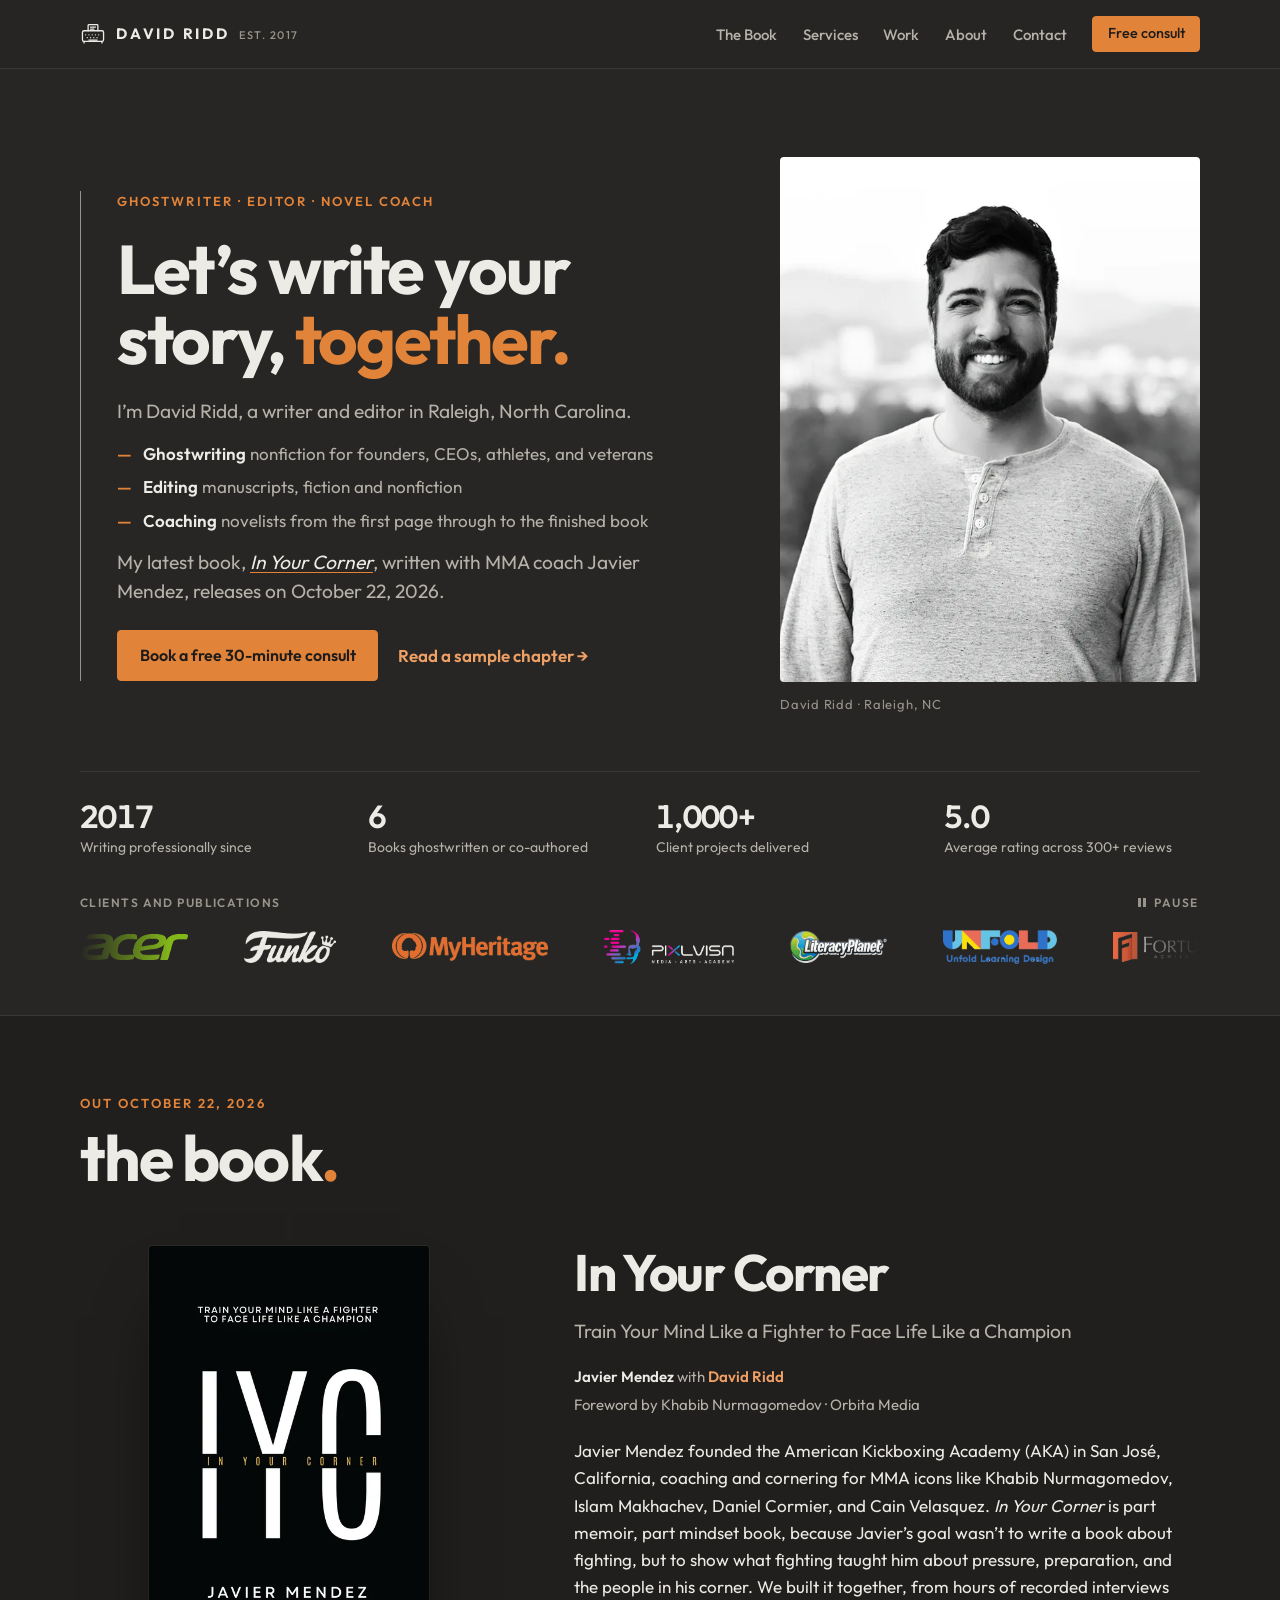
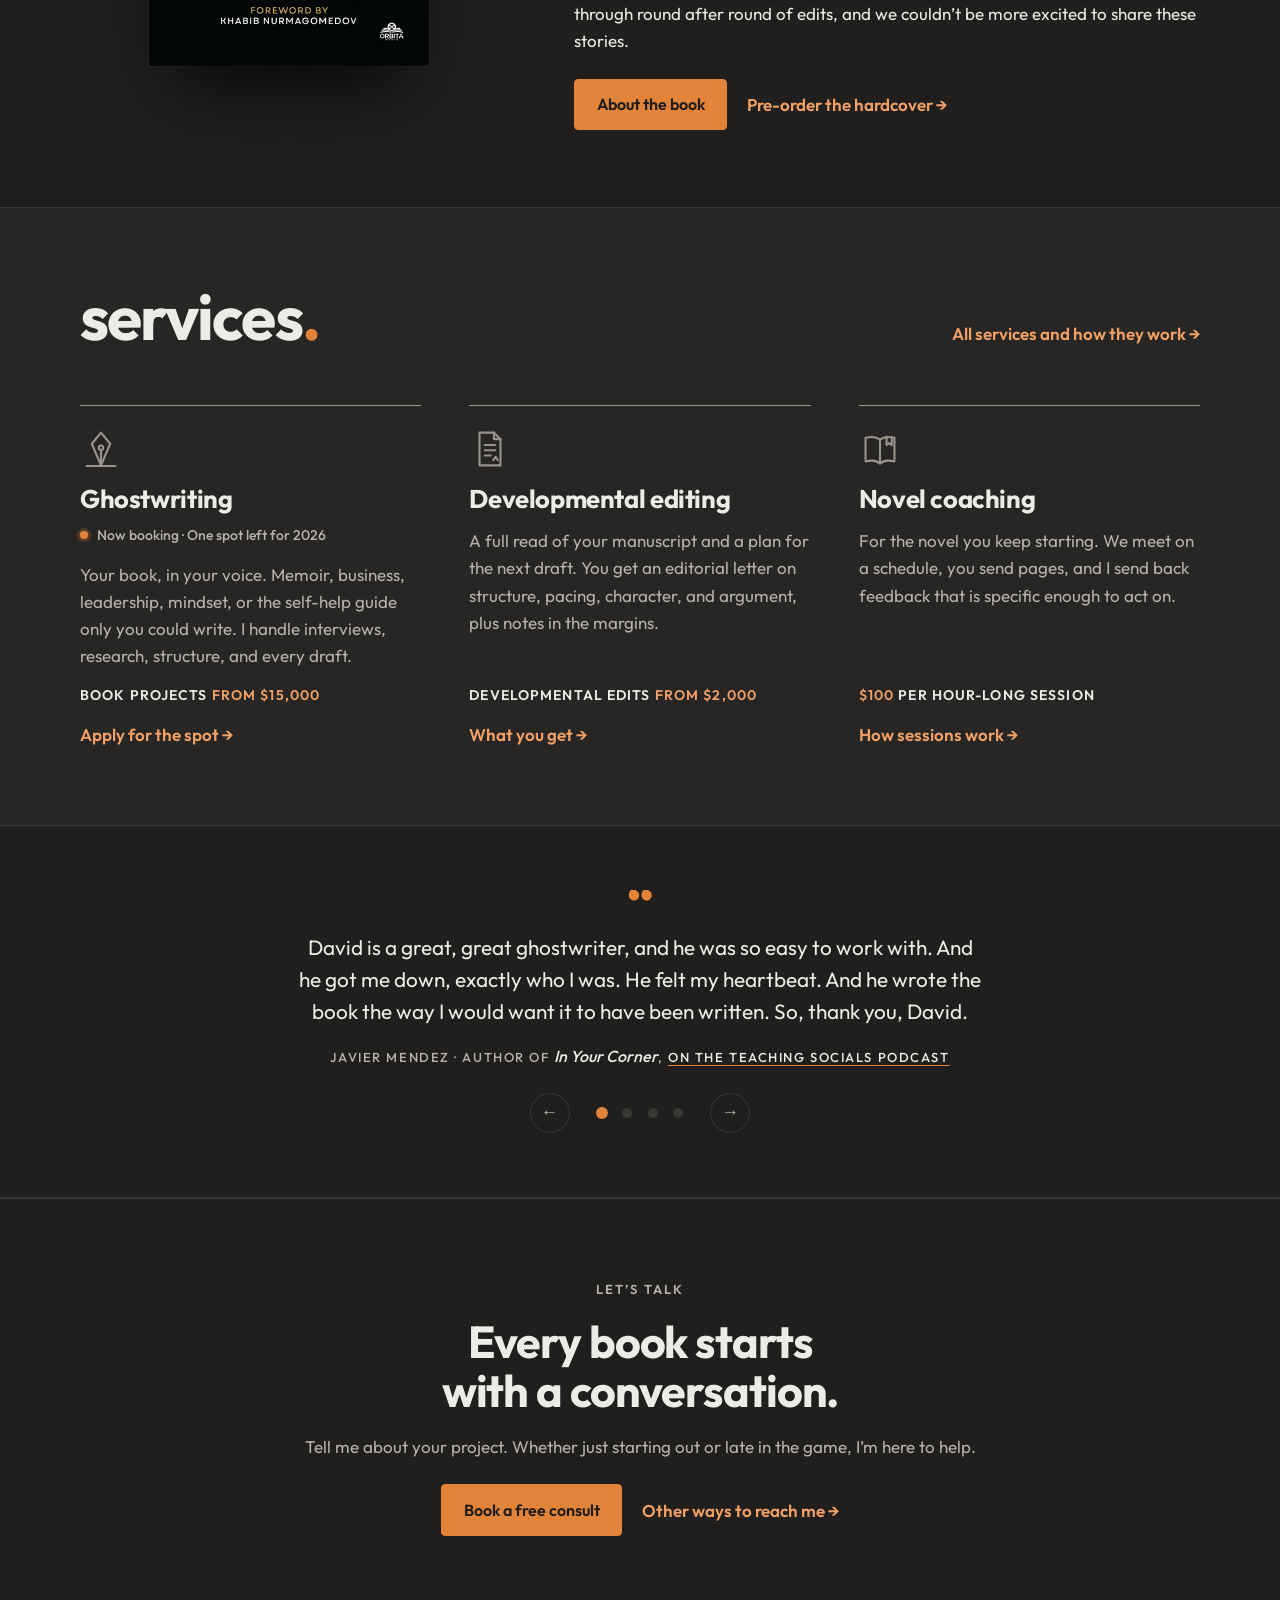
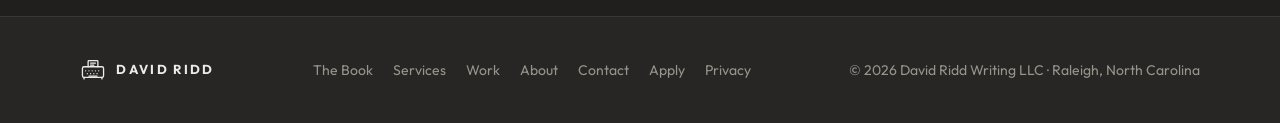
<file: index.html>
<!DOCTYPE html>
<html lang="en" class="no-js">
<head>
  <meta charset="utf-8">
  <meta name="viewport" content="width=device-width, initial-scale=1">
  <meta http-equiv="Content-Security-Policy" content="default-src 'self'; script-src 'self' 'sha256-eTOJgkjUMR9tZ2EpyJgH2GtlrxRBMVJXAQkWKiuHspg='; style-src 'self'; img-src 'self' data:; font-src 'self'; connect-src 'none'; object-src 'none'; base-uri 'self'; form-action 'none'">
  <meta name="referrer" content="strict-origin-when-cross-origin">
  <script>document.documentElement.className = document.documentElement.className.replace("no-js", "js");</script>
  <title>David Ridd | Ghostwriter, Developmental Editor &amp; Novel Coach</title>
  <meta name="description" content="David Ridd is a US-based ghostwriter, developmental editor, and novel coach in Raleigh, NC, and co-author of In Your Corner with MMA coach Javier Mendez. Book a free 30-minute consult.">
  <link rel="canonical" href="https://davidridd.com/">
  <meta name="robots" content="index, follow">
  <meta name="theme-color" content="#272624">
  <meta name="author" content="David Ridd">

  <!-- Social previews -->
  <meta property="og:type" content="website">
  <meta property="og:site_name" content="David Ridd">
  <meta property="og:title" content="David Ridd | Ghostwriter, Developmental Editor &amp; Novel Coach">
  <meta property="og:description" content="David Ridd is a US-based ghostwriter, developmental editor, and novel coach in Raleigh, NC, and co-author of In Your Corner with MMA coach Javier Mendez. Book a free 30-minute consult.">
  <meta property="og:url" content="https://davidridd.com/">
  <meta property="og:image" content="https://davidridd.com/assets/og-image.jpg">
  <meta property="og:image:width" content="1200">
  <meta property="og:image:height" content="630">
  <meta property="og:image:alt" content="David Ridd, ghostwriter and editor, with the cover of In Your Corner">
  <meta name="twitter:card" content="summary_large_image">
  <meta name="twitter:title" content="David Ridd | Ghostwriter, Developmental Editor &amp; Novel Coach">
  <meta name="twitter:description" content="David Ridd is a US-based ghostwriter, developmental editor, and novel coach in Raleigh, NC, and co-author of In Your Corner with MMA coach Javier Mendez. Book a free 30-minute consult.">
  <meta name="twitter:image" content="https://davidridd.com/assets/og-image.jpg">

  <!-- Icons -->
  <link rel="icon" href="favicon.svg" type="image/svg+xml">
  <link rel="icon" href="favicon-32.png" sizes="32x32" type="image/png">
  <link rel="apple-touch-icon" href="apple-touch-icon.png">

  <!-- The typeface is self-hosted: the site makes no third-party requests -->
  <link rel="preload" href="assets/fonts/Outfit.woff2" as="font" type="font/woff2" crossorigin>
  <link rel="stylesheet" href="assets/styles.css?v=27">
  <script type="application/ld+json">
  {
    "@context": "https://schema.org",
    "@graph": [
      {
        "@type": "Person",
        "@id": "https://davidridd.com/#person",
        "name": "David Ridd",
        "alternateName": "David W. Riddleberger II",
        "jobTitle": "Ghostwriter, developmental editor, and novel coach",
        "description": "Ghostwriter, developmental editor, and novel coach based in Raleigh, North Carolina. Co-author of In Your Corner with Javier Mendez.",
        "url": "https://davidridd.com/",
        "image": "https://davidridd.com/assets/headshot-1200.jpg",
        "address": { "@type": "PostalAddress", "addressLocality": "Raleigh", "addressRegion": "NC", "addressCountry": "US" },
        "alumniOf": { "@type": "CollegeOrUniversity", "name": "Appalachian State University" },
        "knowsLanguage": ["en", "es"],
        "sameAs": ["https://www.linkedin.com/in/david-riddleberger-ii-784300b7/", "https://www.fiverr.com/davidridd1", "https://www.instagram.com/david.ridd/", "https://www.amazon.com/stores/David-Ridd/author/B06WVLKZYP"]
      },
      {
        "@type": "WebSite",
        "@id": "https://davidridd.com/#website",
        "url": "https://davidridd.com/",
        "name": "David Ridd",
        "publisher": { "@id": "https://davidridd.com/#person" }
      }
    ]
  }
  </script>
</head>
<body>
  <a class="skip" href="#main">Skip to content</a>
  <header class="site-header">
    <nav class="wrap nav" aria-label="Main">
      <a class="brand" href="./">
        <svg viewBox="0 0 32 32" fill="none" stroke="currentColor" stroke-width="1.6" stroke-linecap="round" stroke-linejoin="round" aria-hidden="true" focusable="false">
          <path d="M10 12V5.5a1 1 0 0 1 1-1h10a1 1 0 0 1 1 1V12"/>
          <path d="M13 7.5h6M13 10h4"/>
          <rect x="3" y="12" width="26" height="13" rx="2"/>
          <path d="M7 17h.01M11 17h.01M15 17h.01M19 17h.01M23 17h.01M9 20.5h.01M13 20.5h.01M17 20.5h.01M21 20.5h.01"/>
          <path d="M11 23.5h10"/>
          <path d="M5 25v2M27 25v2"/>
        </svg>
        <span>David Ridd <small>est. 2017</small></span>
      </a>
      <button class="nav-toggle" type="button" aria-expanded="false" aria-controls="nav-links" aria-label="Open menu">
        <span></span><span></span><span></span>
      </button>
      <ul class="nav-links" id="nav-links">
        <li><a href="book/">The Book</a></li>
        <li><a href="services/">Services</a></li>
        <li><a href="work/">Work</a></li>
        <li><a href="about/">About</a></li>
        <li><a href="contact/">Contact</a></li>
        <li class="cta"><a class="btn btn-primary" href="https://calendly.com/davidriddwriting" target="_blank" rel="noopener">Free consult</a></li>
      </ul>
    </nav>
  </header>

  <main id="main">

    <section class="hero" aria-labelledby="hero-title">
      <div class="wrap">
        <div class="hero-grid">
          <div class="hero-text">
            <p class="eyebrow">Ghostwriter &middot; Editor &middot; Novel coach</p>
            <h1 id="hero-title">Let&rsquo;s write your story, <span class="hl">together.</span></h1>
            <div class="hero-copy">
              <p class="lead">I&rsquo;m David Ridd, a writer and editor in Raleigh, North Carolina.</p>
              <ul class="hero-points">
                <li><span><strong>Ghostwriting</strong> nonfiction for founders, CEOs, athletes, and veterans</span></li>
                <li><span><strong>Editing</strong> manuscripts, fiction and nonfiction</span></li>
                <li><span><strong>Coaching</strong> novelists from the first page through to the finished book</span></li>
              </ul>
              <p class="lead">My latest book, <a href="book/"><em>In Your Corner</em></a>, written with MMA coach Javier Mendez, releases on October 22, 2026.</p>
            </div>
            <div class="hero-actions">
              <a class="btn btn-primary" href="https://calendly.com/davidriddwriting" target="_blank" rel="noopener">Book a free 30-minute consult</a>
              <a class="arrow-link" href="https://updates.inyourcornerbook.com/round-1" target="_blank" rel="noopener">Read a sample chapter</a>
            </div>
          </div>
          <figure class="hero-photo">
            <picture>
              <source type="image/webp" srcset="assets/headshot-600.webp 600w, assets/headshot-900.webp 900w, assets/headshot-1200.webp 1200w" sizes="(max-width: 820px) 300px, 420px">
              <img src="assets/headshot-600.jpg" srcset="assets/headshot-600.jpg 600w, assets/headshot-900.jpg 900w, assets/headshot-1200.jpg 1200w" sizes="(max-width: 820px) 300px, 420px" width="600" height="770" alt="David Ridd, smiling, in a grey henley with a city skyline out of focus behind him" fetchpriority="high">
            </picture>
            <figcaption>David Ridd &middot; Raleigh, NC</figcaption>
          </figure>
        </div>

        <dl class="proof">
          <div><dt>2017</dt><dd>Writing professionally since</dd></div>
          <div><dt>6</dt><dd>Books ghostwritten or co-authored</dd></div>
          <div><dt>1,000+</dt><dd>Client projects delivered</dd></div>
          <div><dt>5.0</dt><dd>Average rating across 300+ reviews</dd></div>
        </dl>
        <div class="clients-marquee">
          <div class="clients-head">
            <p class="clients-label">Clients and publications</p>
          </div>
          <div class="marquee">
            <ul class="logos">
            <li><img src="assets/logos/acer.png" alt="Acer" width="108" height="26" decoding="async" fetchpriority="low"></li>
            <li><img src="assets/logos/funko.png" alt="Funko" width="92" height="32" decoding="async" fetchpriority="low"></li>
            <li><img src="assets/logos/myheritage.png" alt="MyHeritage" width="156" height="28" decoding="async" fetchpriority="low"></li>
            <li><img src="assets/logos/pixl-visn.png" alt="PIXL VISN" width="130" height="34" decoding="async" fetchpriority="low"></li>
            <li><img src="assets/logos/literacyplanet.png" alt="LiteracyPlanet" width="97" height="32" decoding="async" fetchpriority="low"></li>
            <li><img src="assets/logos/unfold.png" alt="Unfold Learning Design" width="114" height="34" decoding="async" fetchpriority="low"></li>
            <li><img src="assets/logos/fortuna.png" alt="Fortuna Admissions" width="110" height="30" decoding="async" fetchpriority="low"></li>
            <li><img src="assets/logos/entrepreneur.png" alt="Entrepreneur" width="132" height="26" decoding="async" fetchpriority="low"></li>
            <li><img src="assets/logos/ebn.png" alt="Employee Benefit News" width="70" height="30" decoding="async" fetchpriority="low"></li>
            <li><img src="assets/logos/daddilife.png" alt="DaddiLife" width="131" height="26" decoding="async" fetchpriority="low"></li>
            <li><img src="assets/logos/til-valhalla.png" alt="Til Valhalla Project" width="134" height="34" decoding="async" fetchpriority="low"></li>
            <li><img src="assets/logos/cpai.png" alt="Center for Practical AI" width="123" height="34" decoding="async" fetchpriority="low"></li>
            </ul>
            <ul class="logos" aria-hidden="true">
            <li><img src="assets/logos/acer.png" alt="Acer" width="108" height="26" decoding="async" fetchpriority="low"></li>
            <li><img src="assets/logos/funko.png" alt="Funko" width="92" height="32" decoding="async" fetchpriority="low"></li>
            <li><img src="assets/logos/myheritage.png" alt="MyHeritage" width="156" height="28" decoding="async" fetchpriority="low"></li>
            <li><img src="assets/logos/pixl-visn.png" alt="PIXL VISN" width="130" height="34" decoding="async" fetchpriority="low"></li>
            <li><img src="assets/logos/literacyplanet.png" alt="LiteracyPlanet" width="97" height="32" decoding="async" fetchpriority="low"></li>
            <li><img src="assets/logos/unfold.png" alt="Unfold Learning Design" width="114" height="34" decoding="async" fetchpriority="low"></li>
            <li><img src="assets/logos/fortuna.png" alt="Fortuna Admissions" width="110" height="30" decoding="async" fetchpriority="low"></li>
            <li><img src="assets/logos/entrepreneur.png" alt="Entrepreneur" width="132" height="26" decoding="async" fetchpriority="low"></li>
            <li><img src="assets/logos/ebn.png" alt="Employee Benefit News" width="70" height="30" decoding="async" fetchpriority="low"></li>
            <li><img src="assets/logos/daddilife.png" alt="DaddiLife" width="131" height="26" decoding="async" fetchpriority="low"></li>
            <li><img src="assets/logos/til-valhalla.png" alt="Til Valhalla Project" width="134" height="34" decoding="async" fetchpriority="low"></li>
            <li><img src="assets/logos/cpai.png" alt="Center for Practical AI" width="123" height="34" decoding="async" fetchpriority="low"></li>
            </ul>
          </div>
        </div>
      </div>
    </section>

    <section class="tint book-teaser" aria-labelledby="book-label">
      <div class="wrap">
        <div class="sec-head">
          <p class="eyebrow">Out October 22, 2026</p>
          <h2 class="sec-title" id="book-label">the book<span class="dot">.</span></h2>
        </div>
        <div class="book-grid">
          <figure class="book-cover">
            <picture>
              <source type="image/webp" srcset="assets/iyc-cover-480.webp 480w, assets/iyc-cover-960.webp 960w" sizes="(max-width: 820px) 240px, 280px">
              <img src="assets/iyc-cover-480.jpg" srcset="assets/iyc-cover-480.jpg 480w, assets/iyc-cover-960.jpg 960w" sizes="(max-width: 820px) 240px, 280px" width="480" height="720" alt="Hardcover of In Your Corner by Javier Mendez: a black cover with the letters IYC in white and the title in gold" loading="lazy">
            </picture>
          </figure>
          <div class="book-body">
            <h3 class="book-title">In Your Corner</h3>
            <p class="book-sub">Train Your Mind Like a Fighter to Face Life Like a Champion</p>
            <div class="book-meta">
              <p class="credit"><strong>Javier Mendez</strong> with <em>David Ridd</em></p>
              <p>Foreword by Khabib Nurmagomedov &middot; Orbita Media</p>
            </div>
            <p>Javier Mendez founded the American Kickboxing Academy (AKA) in San Jos&eacute;, California, coaching and cornering for MMA icons like Khabib Nurmagomedov, Islam Makhachev, Daniel Cormier, and Cain Velasquez. <em>In Your Corner</em> is part memoir, part mindset book, because Javier&rsquo;s goal wasn&rsquo;t to write a book about fighting, but to show what fighting taught him about pressure, preparation, and the people in his corner. We built it together, from hours of recorded interviews through round after round of edits, and we couldn&rsquo;t be more excited to share these stories.</p>
            <div class="book-actions">
              <a class="btn btn-primary" href="book/">About the book</a>
              <a class="arrow-link" href="https://inyourcornerbook.com/" target="_blank" rel="noopener">Pre-order the hardcover</a>
            </div>
          </div>
        </div>
      </div>
    </section>

    <section aria-labelledby="services-label">
      <div class="wrap">
        <div class="sec-head">
          <div class="row">
            <h2 class="sec-title" id="services-label">services<span class="dot">.</span></h2>
            <a class="arrow-link" href="services/">All services and how they work</a>
          </div>
        </div>
        <div class="services">
          <article class="service">
            <span class="s-icon" aria-hidden="true"><svg viewBox="0 0 32 32" fill="none" stroke="currentColor" stroke-width="1.6" stroke-linecap="round" stroke-linejoin="round" aria-hidden="true" focusable="false">
              <path d="M16 3.5 23 12l-7 16.5L9 12z"/>
              <path d="M16 28.5V17.6"/>
              <circle cx="16" cy="15" r="1.7"/>
              <path d="M5 29h22"/>
            </svg></span>
            <h3>Ghostwriting</h3>
            <div class="body">
              <p class="avail">Now booking &middot; One spot left for 2026</p>
              <p>Your book, in your voice. Memoir, business, leadership, mindset, or the self-help guide only you could write. I handle interviews, research, structure, and every draft.</p>
            </div>
            <p class="price">Book projects <span>from $15,000</span></p>
            <a class="arrow-link" href="apply/">Apply for the spot</a>
          </article>
          <article class="service">
            <span class="s-icon" aria-hidden="true"><svg viewBox="0 0 32 32" fill="none" stroke="currentColor" stroke-width="1.6" stroke-linecap="round" stroke-linejoin="round" aria-hidden="true" focusable="false">
              <path d="M8 3.5h11l5 5v20H8z"/>
              <path d="M19 3.5v5h5"/>
              <path d="M12 13h8M12 17h8M12 21h4.5"/>
              <path d="M18.5 24.5l1.75-2.5 1.75 2.5"/>
            </svg></span>
            <h3>Developmental editing</h3>
            <p>A full read of your manuscript and a plan for the next draft. You get an editorial letter on structure, pacing, character, and argument, plus notes in the margins.</p>
            <p class="price">Developmental edits <span>from $2,000</span></p>
            <a class="arrow-link" href="services/#editing">What you get</a>
          </article>
          <article class="service">
            <span class="s-icon" aria-hidden="true"><svg viewBox="0 0 32 32" fill="none" stroke="currentColor" stroke-width="1.6" stroke-linecap="round" stroke-linejoin="round" aria-hidden="true" focusable="false">
              <path d="M16 9c-2.5-2.2-6.5-2.7-11-1.5v18c4.5-1.2 8.5-.7 11 1.5 2.5-2.2 6.5-2.7 11-1.5v-18C22.5 6.3 18.5 6.8 16 9z"/>
              <path d="M16 9v18"/>
              <path d="M21 6.6v6.4l2-1.5 2 1.5V6.9"/>
            </svg></span>
            <h3>Novel coaching</h3>
            <p>For the novel you keep starting. We meet on a schedule, you send pages, and I send back feedback that is specific enough to act on.</p>
            <p class="price"><span>$100</span> per hour-long session</p>
            <a class="arrow-link" href="services/#coaching">How sessions work</a>
          </article>
        </div>
      </div>
    </section>

    <section class="tint quotes" aria-labelledby="quotes-label">
      <div class="wrap">
        <div class="carousel" data-carousel>
          <h2 class="visually-hidden" id="quotes-label">What clients say</h2>
          <div class="slides">
            <figure class="quote">
              <span class="mark" aria-hidden="true">&ldquo;</span>
              <blockquote>David is a great, great ghostwriter, and he was so easy to work with. And he got me down, exactly who I was. He felt my heartbeat. And he wrote the book the way I would want it to have been written. So, thank you, David.</blockquote>
              <figcaption>Javier Mendez &middot; author of <em>In Your Corner</em>, <a href="https://www.youtube.com/watch?v=RgOPtezeDZw&t=4066s" target="_blank" rel="noopener">on the Teaching Socials podcast</a></figcaption>
            </figure>
            <figure class="quote">
              <span class="mark" aria-hidden="true">&ldquo;</span>
              <blockquote>David was the perfect editor for my novel. I spent time searching for someone that I knew would do more than just proofread. He came alongside me and took the time to understand my vision. David challenged me to give depth to my characters. He encouraged me and provided me with the necessary framework to write the novel I&rsquo;ve always dreamt of. I&rsquo;d work with him time and time over again.</blockquote>
              <figcaption>Molly Morgen &middot; author of <em>The Beautiful Ordinary</em></figcaption>
            </figure>
            <figure class="quote">
              <span class="mark" aria-hidden="true">&ldquo;</span>
              <blockquote>David is an excellent coach. He was easy to talk to and made his process very clear and straightforward. While working together, I felt supported and like I was working with a friend. He&rsquo;s so collaborative and great at adjusting to his writers&rsquo; different working styles. I would not have gotten my book finished and published if not for his help!</blockquote>
              <figcaption>Lennon K. Riley &middot; author of <a href="https://www.amazon.com/RESURRECTING-KEEPER-LAST-HEIR-EXCALIBUR-ebook/dp/B0CZV36WJB" target="_blank" rel="noopener"><em>Resurrecting the Keeper</em></a></figcaption>
            </figure>
            <figure class="quote">
              <span class="mark" aria-hidden="true">&ldquo;</span>
              <blockquote>My content was clear, but David really elevated the readability and conciseness of the words on the page. As a writer, I have found it incredibly important to have a critical but constructive voice to challenge me as I have gone from the initial draft to the final copy. David is very much this person and, with years of experience, is able to take something ordinary and make it incredibly special.</blockquote>
              <figcaption>Ben Hodgson &middot; author of <a href="https://www.amazon.com/Absent-Present-Everything-Unpleasant-Healing-ebook/dp/B0CW1B7PC3" target="_blank" rel="noopener"><em>Absent, Present, and Everything Unpleasant</em></a></figcaption>
            </figure>
          </div>
          <div class="carousel-nav">
            <button type="button" class="c-btn" data-prev aria-label="Previous testimonial">&larr;</button>
            <div class="dots" role="tablist" aria-label="Choose a testimonial"></div>
            <button type="button" class="c-btn" data-next aria-label="Next testimonial">&rarr;</button>
          </div>
        </div>
      </div>
    </section>

    <section class="cta-band" aria-labelledby="cta-title">
      <div class="wrap inner">
        <p class="eyebrow">Let&rsquo;s talk</p>
        <h2 id="cta-title">Every book starts with a conversation.</h2>
        <p>Tell me about your project. Whether just starting out or late in the game, I&rsquo;m here to help.</p>
        <div class="actions">
          <a class="btn btn-primary" href="https://calendly.com/davidriddwriting" target="_blank" rel="noopener">Book a free consult</a>
          <a class="arrow-link" href="contact/">Other ways to reach me</a>
        </div>
      </div>
    </section>

  </main>

  <footer class="site-footer">
    <div class="wrap footer-grid">
      <a class="brand" href="./">
        <svg viewBox="0 0 32 32" fill="none" stroke="currentColor" stroke-width="1.6" stroke-linecap="round" stroke-linejoin="round" aria-hidden="true" focusable="false">
          <path d="M10 12V5.5a1 1 0 0 1 1-1h10a1 1 0 0 1 1 1V12"/>
          <path d="M13 7.5h6M13 10h4"/>
          <rect x="3" y="12" width="26" height="13" rx="2"/>
          <path d="M7 17h.01M11 17h.01M15 17h.01M19 17h.01M23 17h.01M9 20.5h.01M13 20.5h.01M17 20.5h.01M21 20.5h.01"/>
          <path d="M11 23.5h10"/>
          <path d="M5 25v2M27 25v2"/>
        </svg>
        <span>David Ridd</span>
      </a>
      <ul class="footer-links"><li><a href="book/">The Book</a></li><li><a href="services/">Services</a></li><li><a href="work/">Work</a></li><li><a href="about/">About</a></li><li><a href="contact/">Contact</a></li><li><a href="apply/">Apply</a></li><li><a href="privacy/">Privacy</a></li></ul>
      <p>&copy; 2026 David Ridd Writing LLC &middot; Raleigh, North Carolina</p>
    </div>
  </footer>

  <script src="assets/site.js?v=27" defer></script>
</body>
</html>
</file>
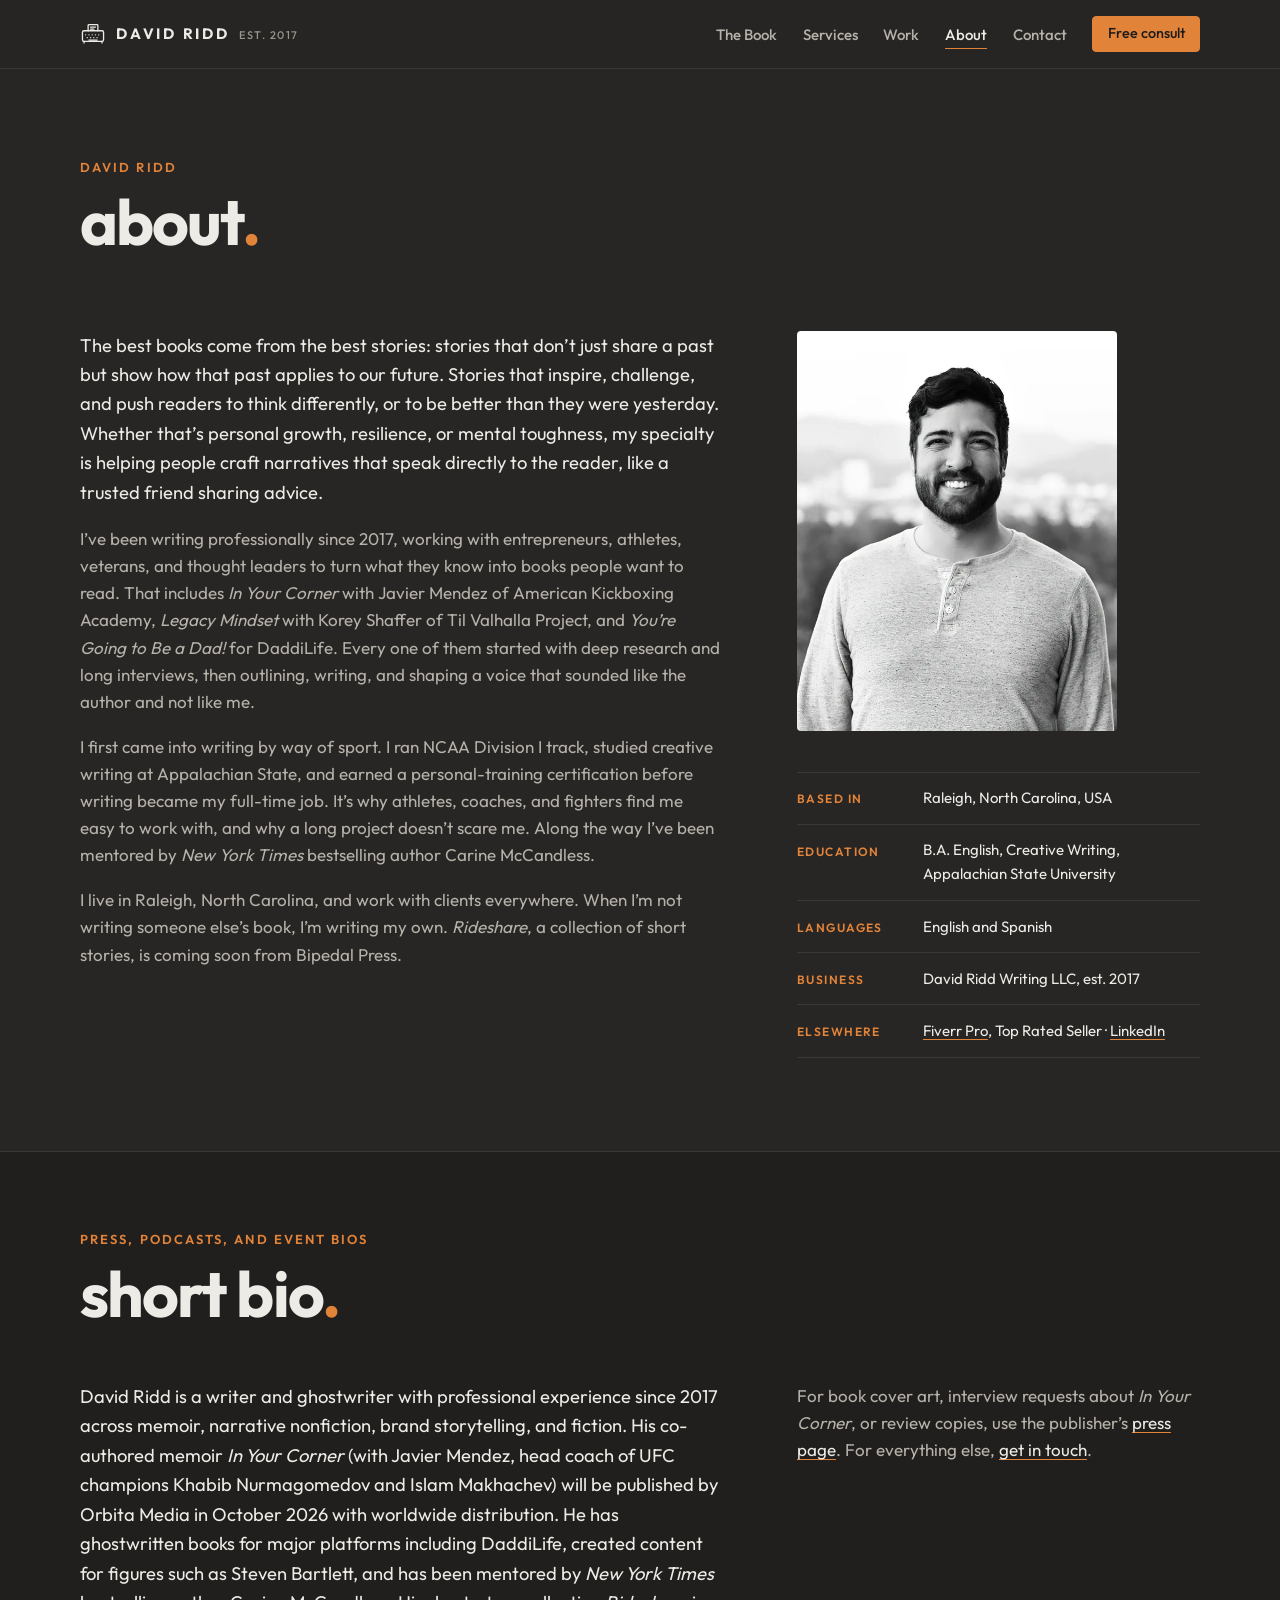
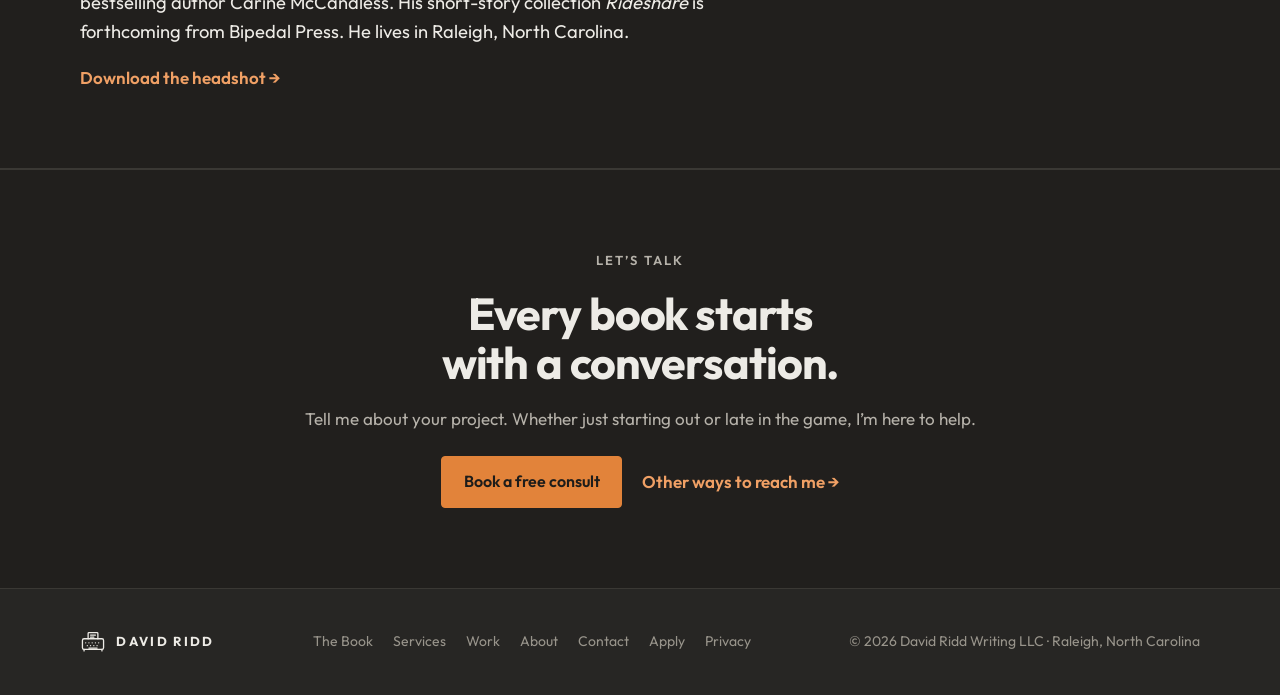
<file: about/index.html>
<!DOCTYPE html>
<html lang="en" class="no-js">
<head>
  <meta charset="utf-8">
  <meta name="viewport" content="width=device-width, initial-scale=1">
  <meta http-equiv="Content-Security-Policy" content="default-src 'self'; script-src 'self' 'sha256-eTOJgkjUMR9tZ2EpyJgH2GtlrxRBMVJXAQkWKiuHspg='; style-src 'self'; img-src 'self' data:; font-src 'self'; connect-src 'none'; object-src 'none'; base-uri 'self'; form-action 'none'">
  <meta name="referrer" content="strict-origin-when-cross-origin">
  <script>document.documentElement.className = document.documentElement.className.replace("no-js", "js");</script>
  <title>About David Ridd</title>
  <meta name="description" content="David Ridd is a writer based in Raleigh, North Carolina. He has ghostwritten or co-authored six non-fiction books and completed hundreds of creative fiction projects.">
  <link rel="canonical" href="https://davidridd.com/about/">
  <meta name="robots" content="index, follow">
  <meta name="theme-color" content="#272624">
  <meta name="author" content="David Ridd">

  <!-- Social previews -->
  <meta property="og:type" content="website">
  <meta property="og:site_name" content="David Ridd">
  <meta property="og:title" content="About David Ridd">
  <meta property="og:description" content="David Ridd is a writer based in Raleigh, North Carolina. He has ghostwritten or co-authored six non-fiction books and completed hundreds of creative fiction projects.">
  <meta property="og:url" content="https://davidridd.com/about/">
  <meta property="og:image" content="https://davidridd.com/assets/og-image.jpg">
  <meta property="og:image:width" content="1200">
  <meta property="og:image:height" content="630">
  <meta property="og:image:alt" content="David Ridd, ghostwriter and editor, with the cover of In Your Corner">
  <meta name="twitter:card" content="summary_large_image">
  <meta name="twitter:title" content="About David Ridd">
  <meta name="twitter:description" content="David Ridd is a writer based in Raleigh, North Carolina. He has ghostwritten or co-authored six non-fiction books and completed hundreds of creative fiction projects.">
  <meta name="twitter:image" content="https://davidridd.com/assets/og-image.jpg">

  <!-- Icons -->
  <link rel="icon" href="../favicon.svg" type="image/svg+xml">
  <link rel="icon" href="../favicon-32.png" sizes="32x32" type="image/png">
  <link rel="apple-touch-icon" href="../apple-touch-icon.png">

  <!-- The typeface is self-hosted: the site makes no third-party requests -->
  <link rel="preload" href="../assets/fonts/Outfit.woff2" as="font" type="font/woff2" crossorigin>
  <link rel="stylesheet" href="../assets/styles.css?v=27">
  <script type="application/ld+json">
  {
    "@context": "https://schema.org",
    "@graph": [
      {
        "@type": "Person",
        "@id": "https://davidridd.com/#person",
        "name": "David Ridd",
        "alternateName": "David W. Riddleberger II",
        "jobTitle": "Ghostwriter, developmental editor, and novel coach",
        "description": "Ghostwriter, developmental editor, and novel coach based in Raleigh, North Carolina. Co-author of In Your Corner with Javier Mendez.",
        "url": "https://davidridd.com/",
        "image": "https://davidridd.com/assets/headshot-1200.jpg",
        "address": { "@type": "PostalAddress", "addressLocality": "Raleigh", "addressRegion": "NC", "addressCountry": "US" },
        "alumniOf": { "@type": "CollegeOrUniversity", "name": "Appalachian State University" },
        "knowsLanguage": ["en", "es"],
        "sameAs": ["https://www.linkedin.com/in/david-riddleberger-ii-784300b7/", "https://www.fiverr.com/davidridd1", "https://www.instagram.com/david.ridd/", "https://www.amazon.com/stores/David-Ridd/author/B06WVLKZYP"]
      },
      {
        "@type": "WebSite",
        "@id": "https://davidridd.com/#website",
        "url": "https://davidridd.com/",
        "name": "David Ridd",
        "publisher": { "@id": "https://davidridd.com/#person" }
      }
    ]
  }
  </script>
</head>
<body>
  <a class="skip" href="#main">Skip to content</a>
  <header class="site-header">
    <nav class="wrap nav" aria-label="Main">
      <a class="brand" href="../">
        <svg viewBox="0 0 32 32" fill="none" stroke="currentColor" stroke-width="1.6" stroke-linecap="round" stroke-linejoin="round" aria-hidden="true" focusable="false">
          <path d="M10 12V5.5a1 1 0 0 1 1-1h10a1 1 0 0 1 1 1V12"/>
          <path d="M13 7.5h6M13 10h4"/>
          <rect x="3" y="12" width="26" height="13" rx="2"/>
          <path d="M7 17h.01M11 17h.01M15 17h.01M19 17h.01M23 17h.01M9 20.5h.01M13 20.5h.01M17 20.5h.01M21 20.5h.01"/>
          <path d="M11 23.5h10"/>
          <path d="M5 25v2M27 25v2"/>
        </svg>
        <span>David Ridd <small>est. 2017</small></span>
      </a>
      <button class="nav-toggle" type="button" aria-expanded="false" aria-controls="nav-links" aria-label="Open menu">
        <span></span><span></span><span></span>
      </button>
      <ul class="nav-links" id="nav-links">
        <li><a href="../book/">The Book</a></li>
        <li><a href="../services/">Services</a></li>
        <li><a href="../work/">Work</a></li>
        <li><a href="../about/" aria-current="page">About</a></li>
        <li><a href="../contact/">Contact</a></li>
        <li class="cta"><a class="btn btn-primary" href="https://calendly.com/davidriddwriting" target="_blank" rel="noopener">Free consult</a></li>
      </ul>
    </nav>
  </header>

  <main id="main">

    <section class="page-head">
      <div class="wrap">
        <div class="sec-head">
          <p class="eyebrow">David Ridd</p>
          <h1 class="sec-title">about<span class="dot">.</span></h1>
        </div>
      </div>
    </section>

    <section aria-label="About David Ridd">
      <div class="wrap">
        <div class="about-grid">
          <div class="about-text">
            <p>The best books come from the best stories: stories that don&rsquo;t just share a past but show how that past applies to our future. Stories that inspire, challenge, and push readers to think differently, or to be better than they were yesterday. Whether that&rsquo;s personal growth, resilience, or mental toughness, my specialty is helping people craft narratives that speak directly to the reader, like a trusted friend sharing advice.</p>
            <p>I&rsquo;ve been writing professionally since 2017, working with entrepreneurs, athletes, veterans, and thought leaders to turn what they know into books people want to read. That includes <em>In Your Corner</em> with Javier Mendez of American Kickboxing Academy, <em>Legacy Mindset</em> with Korey Shaffer of Til Valhalla Project, and <em>You&rsquo;re Going to Be a Dad!</em> for DaddiLife. Every one of them started with deep research and long interviews, then outlining, writing, and shaping a voice that sounded like the author and not like me.</p>
            <p>I first came into writing by way of sport. I ran NCAA Division I track, studied creative writing at Appalachian State, and earned a personal-training certification before writing became my full-time job. It&rsquo;s why athletes, coaches, and fighters find me easy to work with, and why a long project doesn&rsquo;t scare me. Along the way I&rsquo;ve been mentored by <em>New York Times</em> bestselling author Carine McCandless.</p>
            <p>I live in Raleigh, North Carolina, and work with clients everywhere. When I&rsquo;m not writing someone else&rsquo;s book, I&rsquo;m writing my own. <em>Rideshare</em>, a collection of short stories, is coming soon from Bipedal Press.</p>
          </div>
          <div class="about-side">
            <picture>
              <source type="image/webp" srcset="../assets/headshot-600.webp 600w, ../assets/headshot-900.webp 900w, ../assets/headshot-1200.webp 1200w" sizes="(max-width: 820px) 300px, 320px">
              <img src="../assets/headshot-600.jpg" srcset="../assets/headshot-600.jpg 600w, ../assets/headshot-900.jpg 900w, ../assets/headshot-1200.jpg 1200w" sizes="(max-width: 820px) 300px, 320px" width="600" height="770" alt="David Ridd, smiling, in a grey henley with a city skyline out of focus behind him">
            </picture>
            <dl class="facts">
              <div><dt>Based in</dt><dd>Raleigh, North Carolina, USA</dd></div>
              <div><dt>Education</dt><dd>B.A. English, Creative Writing, Appalachian State University</dd></div>
              <div><dt>Languages</dt><dd>English and Spanish</dd></div>
              <div><dt>Business</dt><dd>David Ridd Writing LLC, est. 2017</dd></div>
              <div><dt>Elsewhere</dt><dd><a href="https://www.fiverr.com/davidridd1" target="_blank" rel="noopener">Fiverr Pro</a>, Top Rated Seller &middot; <a href="https://www.linkedin.com/in/david-riddleberger-ii-784300b7/" target="_blank" rel="noopener">LinkedIn</a></dd></div>
            </dl>
          </div>
        </div>
      </div>
    </section>

    <section class="tint" aria-labelledby="press-label">
      <div class="wrap">
        <div class="sec-head">
          <p class="eyebrow">Press, podcasts, and event bios</p>
          <h2 class="sec-title" id="press-label">short bio<span class="dot">.</span></h2>
        </div>
        <div class="about-grid">
          <div class="about-text">
            <p class="muted">David Ridd is a writer and ghostwriter with professional experience since 2017 across memoir, narrative nonfiction, brand storytelling, and fiction. His co-authored memoir <em>In Your Corner</em> (with Javier Mendez, head coach of UFC champions Khabib Nurmagomedov and Islam Makhachev) will be published by Orbita Media in October 2026 with worldwide distribution. He has ghostwritten books for major platforms including DaddiLife, created content for figures such as Steven Bartlett, and has been mentored by <em>New York Times</em> bestselling author Carine McCandless. His short-story collection <em>Rideshare</em> is forthcoming from Bipedal Press. He lives in Raleigh, North Carolina.</p>
            <p><a class="arrow-link" href="../assets/headshot-1200.jpg" download="David-Ridd-headshot.jpg">Download the headshot</a></p>
          </div>
          <div class="about-side">
            <p class="muted">For book cover art, interview requests about <em>In Your Corner</em>, or review copies, use the publisher&rsquo;s <a href="https://inyourcornerbook.com/pages/press" target="_blank" rel="noopener">press page</a>. For everything else, <a href="../contact/">get in touch</a>.</p>
          </div>
        </div>
      </div>
    </section>

    <section class="cta-band" aria-labelledby="cta-title">
      <div class="wrap inner">
        <p class="eyebrow">Let&rsquo;s talk</p>
        <h2 id="cta-title">Every book starts with a conversation.</h2>
        <p>Tell me about your project. Whether just starting out or late in the game, I&rsquo;m here to help.</p>
        <div class="actions">
          <a class="btn btn-primary" href="https://calendly.com/davidriddwriting" target="_blank" rel="noopener">Book a free consult</a>
          <a class="arrow-link" href="../contact/">Other ways to reach me</a>
        </div>
      </div>
    </section>

  </main>

  <footer class="site-footer">
    <div class="wrap footer-grid">
      <a class="brand" href="../">
        <svg viewBox="0 0 32 32" fill="none" stroke="currentColor" stroke-width="1.6" stroke-linecap="round" stroke-linejoin="round" aria-hidden="true" focusable="false">
          <path d="M10 12V5.5a1 1 0 0 1 1-1h10a1 1 0 0 1 1 1V12"/>
          <path d="M13 7.5h6M13 10h4"/>
          <rect x="3" y="12" width="26" height="13" rx="2"/>
          <path d="M7 17h.01M11 17h.01M15 17h.01M19 17h.01M23 17h.01M9 20.5h.01M13 20.5h.01M17 20.5h.01M21 20.5h.01"/>
          <path d="M11 23.5h10"/>
          <path d="M5 25v2M27 25v2"/>
        </svg>
        <span>David Ridd</span>
      </a>
      <ul class="footer-links"><li><a href="../book/">The Book</a></li><li><a href="../services/">Services</a></li><li><a href="../work/">Work</a></li><li><a href="../about/">About</a></li><li><a href="../contact/">Contact</a></li><li><a href="../apply/">Apply</a></li><li><a href="../privacy/">Privacy</a></li></ul>
      <p>&copy; 2026 David Ridd Writing LLC &middot; Raleigh, North Carolina</p>
    </div>
  </footer>

  <script src="../assets/site.js?v=27" defer></script>
</body>
</html>
</file>
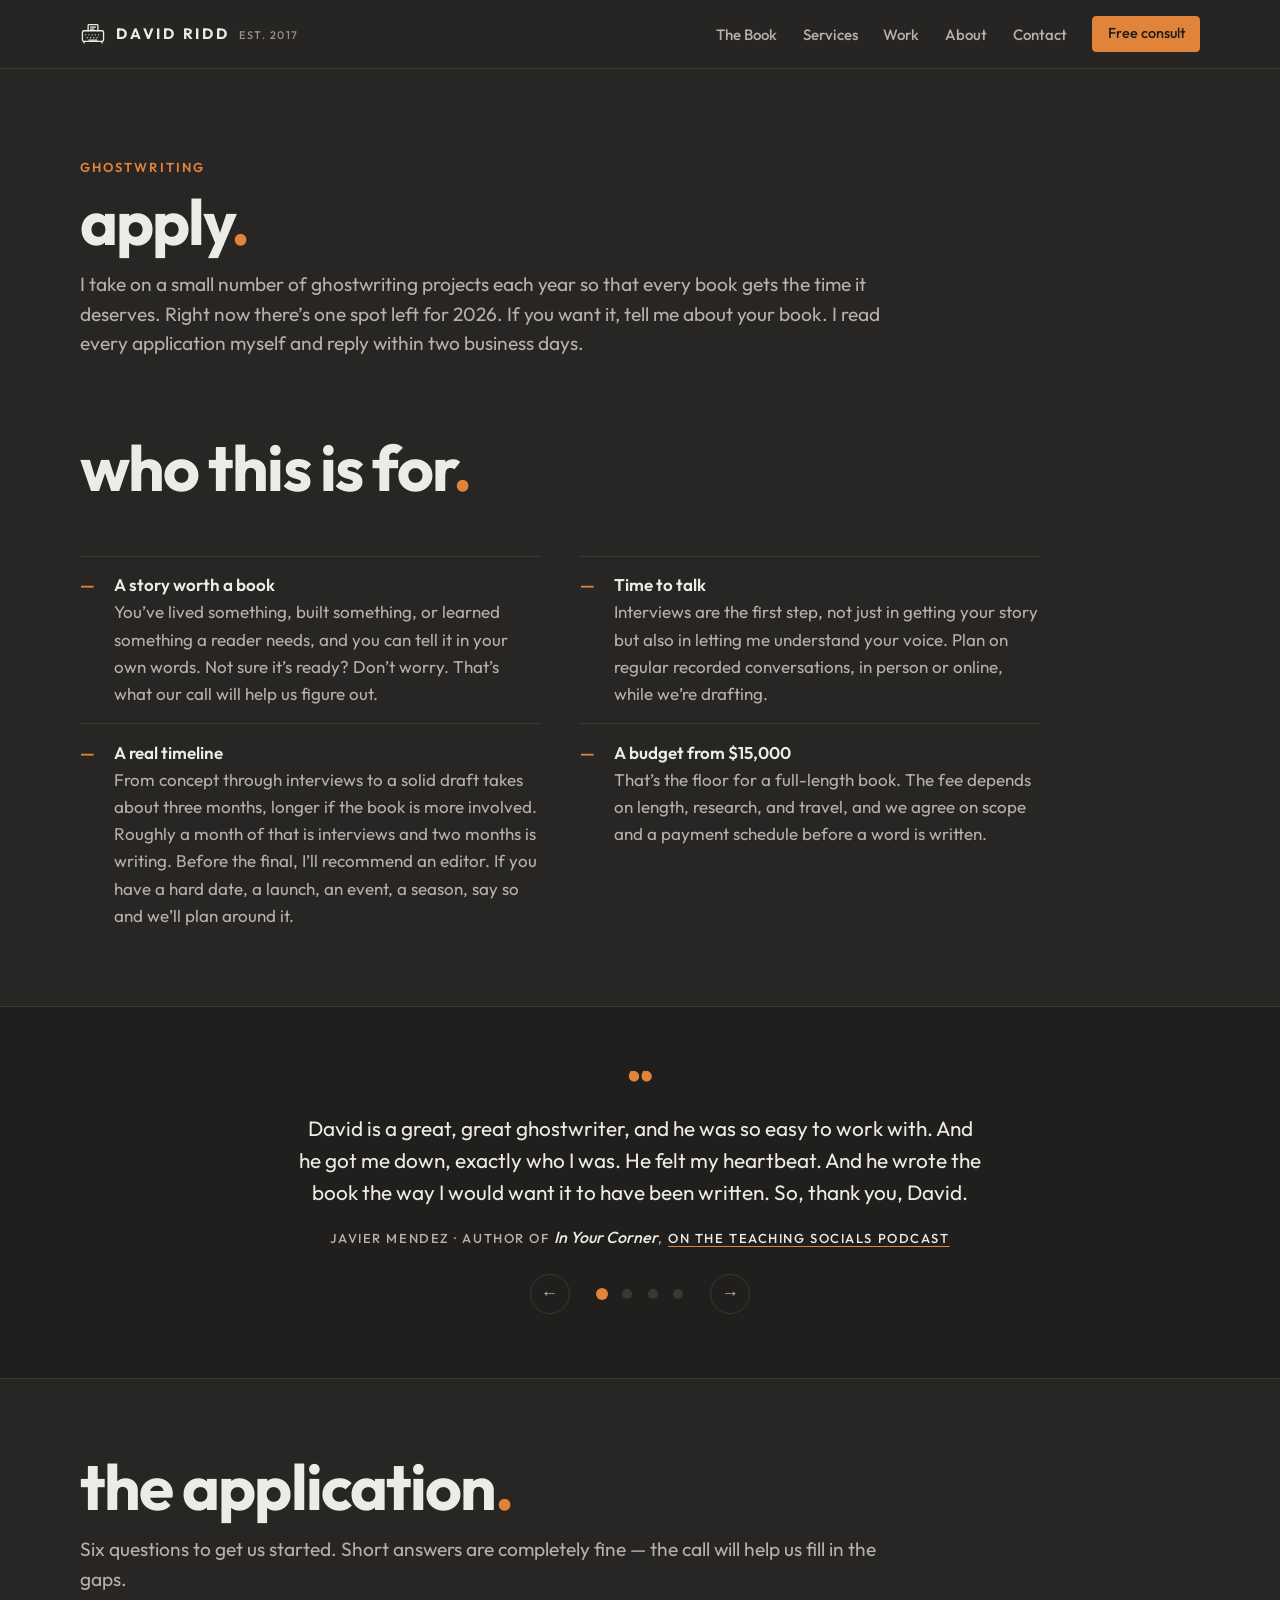
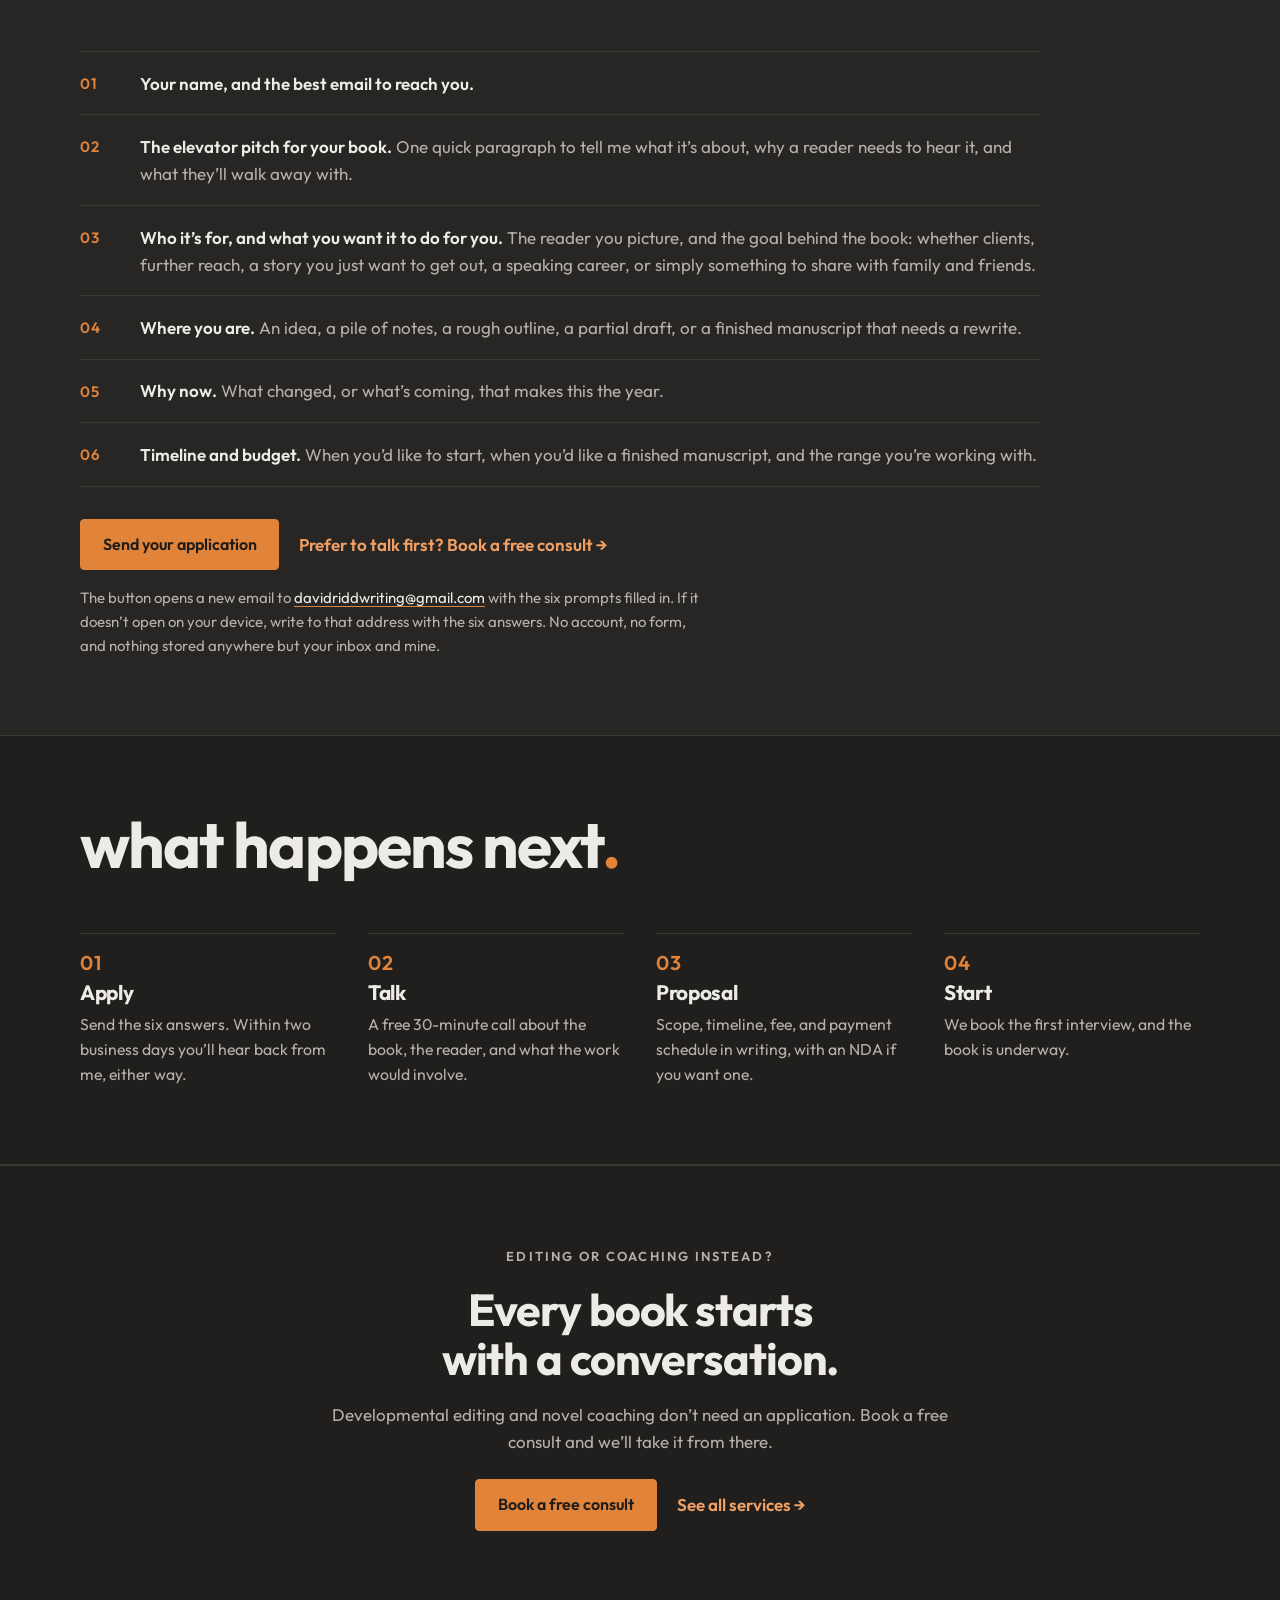
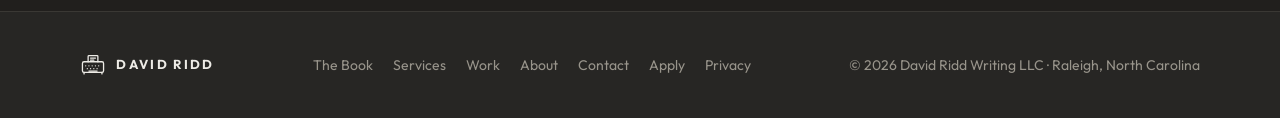
<file: apply/index.html>
<!DOCTYPE html>
<html lang="en" class="no-js">
<head>
  <meta charset="utf-8">
  <meta name="viewport" content="width=device-width, initial-scale=1">
  <meta http-equiv="Content-Security-Policy" content="default-src 'self'; script-src 'self' 'sha256-eTOJgkjUMR9tZ2EpyJgH2GtlrxRBMVJXAQkWKiuHspg='; style-src 'self'; img-src 'self' data:; font-src 'self'; connect-src 'none'; object-src 'none'; base-uri 'self'; form-action 'none'">
  <meta name="referrer" content="strict-origin-when-cross-origin">
  <script>document.documentElement.className = document.documentElement.className.replace("no-js", "js");</script>
  <title>Apply for Ghostwriting | David Ridd</title>
  <meta name="description" content="Apply for a ghostwriting spot with David Ridd. Book projects from $15,000. Tell me about your book and I&rsquo;ll reply within two business days.">
  <link rel="canonical" href="https://davidridd.com/apply/">
  <meta name="robots" content="index, follow">
  <meta name="theme-color" content="#272624">
  <meta name="author" content="David Ridd">

  <!-- Social previews -->
  <meta property="og:type" content="website">
  <meta property="og:site_name" content="David Ridd">
  <meta property="og:title" content="Apply for Ghostwriting | David Ridd">
  <meta property="og:description" content="Apply for a ghostwriting spot with David Ridd. Book projects from $15,000. Tell me about your book and I&rsquo;ll reply within two business days.">
  <meta property="og:url" content="https://davidridd.com/apply/">
  <meta property="og:image" content="https://davidridd.com/assets/og-image.jpg">
  <meta property="og:image:width" content="1200">
  <meta property="og:image:height" content="630">
  <meta property="og:image:alt" content="David Ridd, ghostwriter and editor, with the cover of In Your Corner">
  <meta name="twitter:card" content="summary_large_image">
  <meta name="twitter:title" content="Apply for Ghostwriting | David Ridd">
  <meta name="twitter:description" content="Apply for a ghostwriting spot with David Ridd. Book projects from $15,000. Tell me about your book and I&rsquo;ll reply within two business days.">
  <meta name="twitter:image" content="https://davidridd.com/assets/og-image.jpg">

  <!-- Icons -->
  <link rel="icon" href="../favicon.svg" type="image/svg+xml">
  <link rel="icon" href="../favicon-32.png" sizes="32x32" type="image/png">
  <link rel="apple-touch-icon" href="../apple-touch-icon.png">

  <!-- The typeface is self-hosted: the site makes no third-party requests -->
  <link rel="preload" href="../assets/fonts/Outfit.woff2" as="font" type="font/woff2" crossorigin>
  <link rel="stylesheet" href="../assets/styles.css?v=27">
  <script type="application/ld+json">
  {
    "@context": "https://schema.org",
    "@graph": [
      {
        "@type": "Person",
        "@id": "https://davidridd.com/#person",
        "name": "David Ridd",
        "alternateName": "David W. Riddleberger II",
        "jobTitle": "Ghostwriter, developmental editor, and novel coach",
        "description": "Ghostwriter, developmental editor, and novel coach based in Raleigh, North Carolina. Co-author of In Your Corner with Javier Mendez.",
        "url": "https://davidridd.com/",
        "image": "https://davidridd.com/assets/headshot-1200.jpg",
        "address": { "@type": "PostalAddress", "addressLocality": "Raleigh", "addressRegion": "NC", "addressCountry": "US" },
        "alumniOf": { "@type": "CollegeOrUniversity", "name": "Appalachian State University" },
        "knowsLanguage": ["en", "es"],
        "sameAs": ["https://www.linkedin.com/in/david-riddleberger-ii-784300b7/", "https://www.fiverr.com/davidridd1", "https://www.instagram.com/david.ridd/", "https://www.amazon.com/stores/David-Ridd/author/B06WVLKZYP"]
      },
      {
        "@type": "WebSite",
        "@id": "https://davidridd.com/#website",
        "url": "https://davidridd.com/",
        "name": "David Ridd",
        "publisher": { "@id": "https://davidridd.com/#person" }
      }
    ]
  }
  </script>
</head>
<body>
  <a class="skip" href="#main">Skip to content</a>
  <header class="site-header">
    <nav class="wrap nav" aria-label="Main">
      <a class="brand" href="../">
        <svg viewBox="0 0 32 32" fill="none" stroke="currentColor" stroke-width="1.6" stroke-linecap="round" stroke-linejoin="round" aria-hidden="true" focusable="false">
          <path d="M10 12V5.5a1 1 0 0 1 1-1h10a1 1 0 0 1 1 1V12"/>
          <path d="M13 7.5h6M13 10h4"/>
          <rect x="3" y="12" width="26" height="13" rx="2"/>
          <path d="M7 17h.01M11 17h.01M15 17h.01M19 17h.01M23 17h.01M9 20.5h.01M13 20.5h.01M17 20.5h.01M21 20.5h.01"/>
          <path d="M11 23.5h10"/>
          <path d="M5 25v2M27 25v2"/>
        </svg>
        <span>David Ridd <small>est. 2017</small></span>
      </a>
      <button class="nav-toggle" type="button" aria-expanded="false" aria-controls="nav-links" aria-label="Open menu">
        <span></span><span></span><span></span>
      </button>
      <ul class="nav-links" id="nav-links">
        <li><a href="../book/">The Book</a></li>
        <li><a href="../services/">Services</a></li>
        <li><a href="../work/">Work</a></li>
        <li><a href="../about/">About</a></li>
        <li><a href="../contact/">Contact</a></li>
        <li class="cta"><a class="btn btn-primary" href="https://calendly.com/davidriddwriting" target="_blank" rel="noopener">Free consult</a></li>
      </ul>
    </nav>
  </header>

  <main id="main">

    <section class="page-head">
      <div class="wrap">
        <div class="sec-head">
          <p class="eyebrow">Ghostwriting</p>
          <h1 class="sec-title">apply<span class="dot">.</span></h1>
          <p class="lead">I take on a small number of ghostwriting projects each year so that every book gets the time it deserves. Right now there&rsquo;s one spot left for 2026. If you want it, tell me about your book. I read every application myself and reply within two business days.</p>
        </div>
      </div>
    </section>

    <section aria-labelledby="fit-label">
      <div class="wrap">
        <div class="sec-head">
          <h2 class="sec-title" id="fit-label">who this is for<span class="dot">.</span></h2>
        </div>
        <ul class="checklist">
          <li><span><strong>A story worth a book</strong>You&rsquo;ve lived something, built something, or learned something a reader needs, and you can tell it in your own words. Not sure it&rsquo;s ready? Don&rsquo;t worry. That&rsquo;s what our call will help us figure out.</span></li>
          <li><span><strong>Time to talk</strong>Interviews are the first step, not just in getting your story but also in letting me understand your voice. Plan on regular recorded conversations, in person or online, while we&rsquo;re drafting.</span></li>
          <li><span><strong>A real timeline</strong>From concept through interviews to a solid draft takes about three months, longer if the book is more involved. Roughly a month of that is interviews and two months is writing. Before the final, I&rsquo;ll recommend an editor. If you have a hard date, a launch, an event, a season, say so and we&rsquo;ll plan around it.</span></li>
          <li><span><strong>A budget from $15,000</strong>That&rsquo;s the floor for a full-length book. The fee depends on length, research, and travel, and we agree on scope and a payment schedule before a word is written.</span></li>
        </ul>
      </div>
    </section>

    <section class="tint quotes" aria-labelledby="quotes-label">
      <div class="wrap">
        <div class="carousel" data-carousel>
          <h2 class="visually-hidden" id="quotes-label">What clients say</h2>
          <div class="slides">
            <figure class="quote">
              <span class="mark" aria-hidden="true">&ldquo;</span>
              <blockquote>David is a great, great ghostwriter, and he was so easy to work with. And he got me down, exactly who I was. He felt my heartbeat. And he wrote the book the way I would want it to have been written. So, thank you, David.</blockquote>
              <figcaption>Javier Mendez &middot; author of <em>In Your Corner</em>, <a href="https://www.youtube.com/watch?v=RgOPtezeDZw&t=4066s" target="_blank" rel="noopener">on the Teaching Socials podcast</a></figcaption>
            </figure>
            <figure class="quote">
              <span class="mark" aria-hidden="true">&ldquo;</span>
              <blockquote>David was the perfect editor for my novel. I spent time searching for someone that I knew would do more than just proofread. He came alongside me and took the time to understand my vision. David challenged me to give depth to my characters. He encouraged me and provided me with the necessary framework to write the novel I&rsquo;ve always dreamt of. I&rsquo;d work with him time and time over again.</blockquote>
              <figcaption>Molly Morgen &middot; author of <em>The Beautiful Ordinary</em></figcaption>
            </figure>
            <figure class="quote">
              <span class="mark" aria-hidden="true">&ldquo;</span>
              <blockquote>David is an excellent coach. He was easy to talk to and made his process very clear and straightforward. While working together, I felt supported and like I was working with a friend. He&rsquo;s so collaborative and great at adjusting to his writers&rsquo; different working styles. I would not have gotten my book finished and published if not for his help!</blockquote>
              <figcaption>Lennon K. Riley &middot; author of <a href="https://www.amazon.com/RESURRECTING-KEEPER-LAST-HEIR-EXCALIBUR-ebook/dp/B0CZV36WJB" target="_blank" rel="noopener"><em>Resurrecting the Keeper</em></a></figcaption>
            </figure>
            <figure class="quote">
              <span class="mark" aria-hidden="true">&ldquo;</span>
              <blockquote>My content was clear, but David really elevated the readability and conciseness of the words on the page. As a writer, I have found it incredibly important to have a critical but constructive voice to challenge me as I have gone from the initial draft to the final copy. David is very much this person and, with years of experience, is able to take something ordinary and make it incredibly special.</blockquote>
              <figcaption>Ben Hodgson &middot; author of <a href="https://www.amazon.com/Absent-Present-Everything-Unpleasant-Healing-ebook/dp/B0CW1B7PC3" target="_blank" rel="noopener"><em>Absent, Present, and Everything Unpleasant</em></a></figcaption>
            </figure>
          </div>
          <div class="carousel-nav">
            <button type="button" class="c-btn" data-prev aria-label="Previous testimonial">&larr;</button>
            <div class="dots" role="tablist" aria-label="Choose a testimonial"></div>
            <button type="button" class="c-btn" data-next aria-label="Next testimonial">&rarr;</button>
          </div>
        </div>
      </div>
    </section>

    <section aria-labelledby="app-label">
      <div class="wrap">
        <div class="sec-head">
          <h2 class="sec-title" id="app-label">the application<span class="dot">.</span></h2>
          <p class="lead">Six questions to get us started. Short answers are completely fine &mdash; the call will help us fill in the gaps.</p>
        </div>
        <ol class="prompts">
          <li><span><strong>Your name, and the best email to reach you.</strong></span></li>
          <li><span><strong>The elevator pitch for your book.</strong> One quick paragraph to tell me what it&rsquo;s about, why a reader needs to hear it, and what they&rsquo;ll walk away with.</span></li>
          <li><span><strong>Who it&rsquo;s for, and what you want it to do for you.</strong> The reader you picture, and the goal behind the book: whether clients, further reach, a story you just want to get out, a speaking career, or simply something to share with family and friends.</span></li>
          <li><span><strong>Where you are.</strong> An idea, a pile of notes, a rough outline, a partial draft, or a finished manuscript that needs a rewrite.</span></li>
          <li><span><strong>Why now.</strong> What changed, or what&rsquo;s coming, that makes this the year.</span></li>
          <li><span><strong>Timeline and budget.</strong> When you&rsquo;d like to start, when you&rsquo;d like a finished manuscript, and the range you&rsquo;re working with.</span></li>
        </ol>
        <div class="apply-actions">
          <a class="btn btn-primary" href="mailto:davidriddwriting@gmail.com?subject=Ghostwriting%20application&amp;body=Hi%20David%2C%0A%0A1.%20Name%20and%20email%3A%0A%0A2.%20The%20elevator%20pitch%20for%20your%20book%3A%0A%0A3.%20Who%20it%27s%20for%2C%20and%20what%20I%20want%20it%20to%20do%20for%20me%3A%0A%0A4.%20Where%20I%20am%20%28idea%2C%20notes%2C%20outline%2C%20draft%29%3A%0A%0A5.%20Why%20now%3A%0A%0A6.%20Timeline%20and%20budget%3A%0A">Send your application</a>
          <a class="arrow-link" href="https://calendly.com/davidriddwriting" target="_blank" rel="noopener">Prefer to talk first? Book a free consult</a>
        </div>
        <p class="muted small apply-note">The button opens a new email to <a href="mailto:davidriddwriting@gmail.com">davidriddwriting@gmail.com</a> with the six prompts filled in. If it doesn&rsquo;t open on your device, write to that address with the six answers. No account, no form, and nothing stored anywhere but your inbox and mine.</p>
      </div>
    </section>

    <section class="tint" aria-labelledby="next-label">
      <div class="wrap">
        <div class="sec-head">
          <h2 class="sec-title" id="next-label">what happens next<span class="dot">.</span></h2>
        </div>
        <ol class="steps">
          <li>
            <h3>Apply</h3>
            <p>Send the six answers. Within two business days you&rsquo;ll hear back from me, either way.</p>
          </li>
          <li>
            <h3>Talk</h3>
            <p>A free 30-minute call about the book, the reader, and what the work would involve.</p>
          </li>
          <li>
            <h3>Proposal</h3>
            <p>Scope, timeline, fee, and payment schedule in writing, with an NDA if you want one.</p>
          </li>
          <li>
            <h3>Start</h3>
            <p>We book the first interview, and the book is underway.</p>
          </li>
        </ol>
      </div>
    </section>

    <section class="cta-band" aria-labelledby="other-label">
      <div class="wrap inner">
        <p class="eyebrow">Editing or coaching instead?</p>
        <h2 id="other-label">Every book starts with a conversation.</h2>
        <p>Developmental editing and novel coaching don&rsquo;t need an application. Book a free consult and we&rsquo;ll take it from there.</p>
        <div class="actions">
          <a class="btn btn-primary" href="https://calendly.com/davidriddwriting" target="_blank" rel="noopener">Book a free consult</a>
          <a class="arrow-link" href="../services/">See all services</a>
        </div>
      </div>
    </section>

  </main>

  <footer class="site-footer">
    <div class="wrap footer-grid">
      <a class="brand" href="../">
        <svg viewBox="0 0 32 32" fill="none" stroke="currentColor" stroke-width="1.6" stroke-linecap="round" stroke-linejoin="round" aria-hidden="true" focusable="false">
          <path d="M10 12V5.5a1 1 0 0 1 1-1h10a1 1 0 0 1 1 1V12"/>
          <path d="M13 7.5h6M13 10h4"/>
          <rect x="3" y="12" width="26" height="13" rx="2"/>
          <path d="M7 17h.01M11 17h.01M15 17h.01M19 17h.01M23 17h.01M9 20.5h.01M13 20.5h.01M17 20.5h.01M21 20.5h.01"/>
          <path d="M11 23.5h10"/>
          <path d="M5 25v2M27 25v2"/>
        </svg>
        <span>David Ridd</span>
      </a>
      <ul class="footer-links"><li><a href="../book/">The Book</a></li><li><a href="../services/">Services</a></li><li><a href="../work/">Work</a></li><li><a href="../about/">About</a></li><li><a href="../contact/">Contact</a></li><li><a href="../apply/">Apply</a></li><li><a href="../privacy/">Privacy</a></li></ul>
      <p>&copy; 2026 David Ridd Writing LLC &middot; Raleigh, North Carolina</p>
    </div>
  </footer>

  <script src="../assets/site.js?v=27" defer></script>
</body>
</html>
</file>
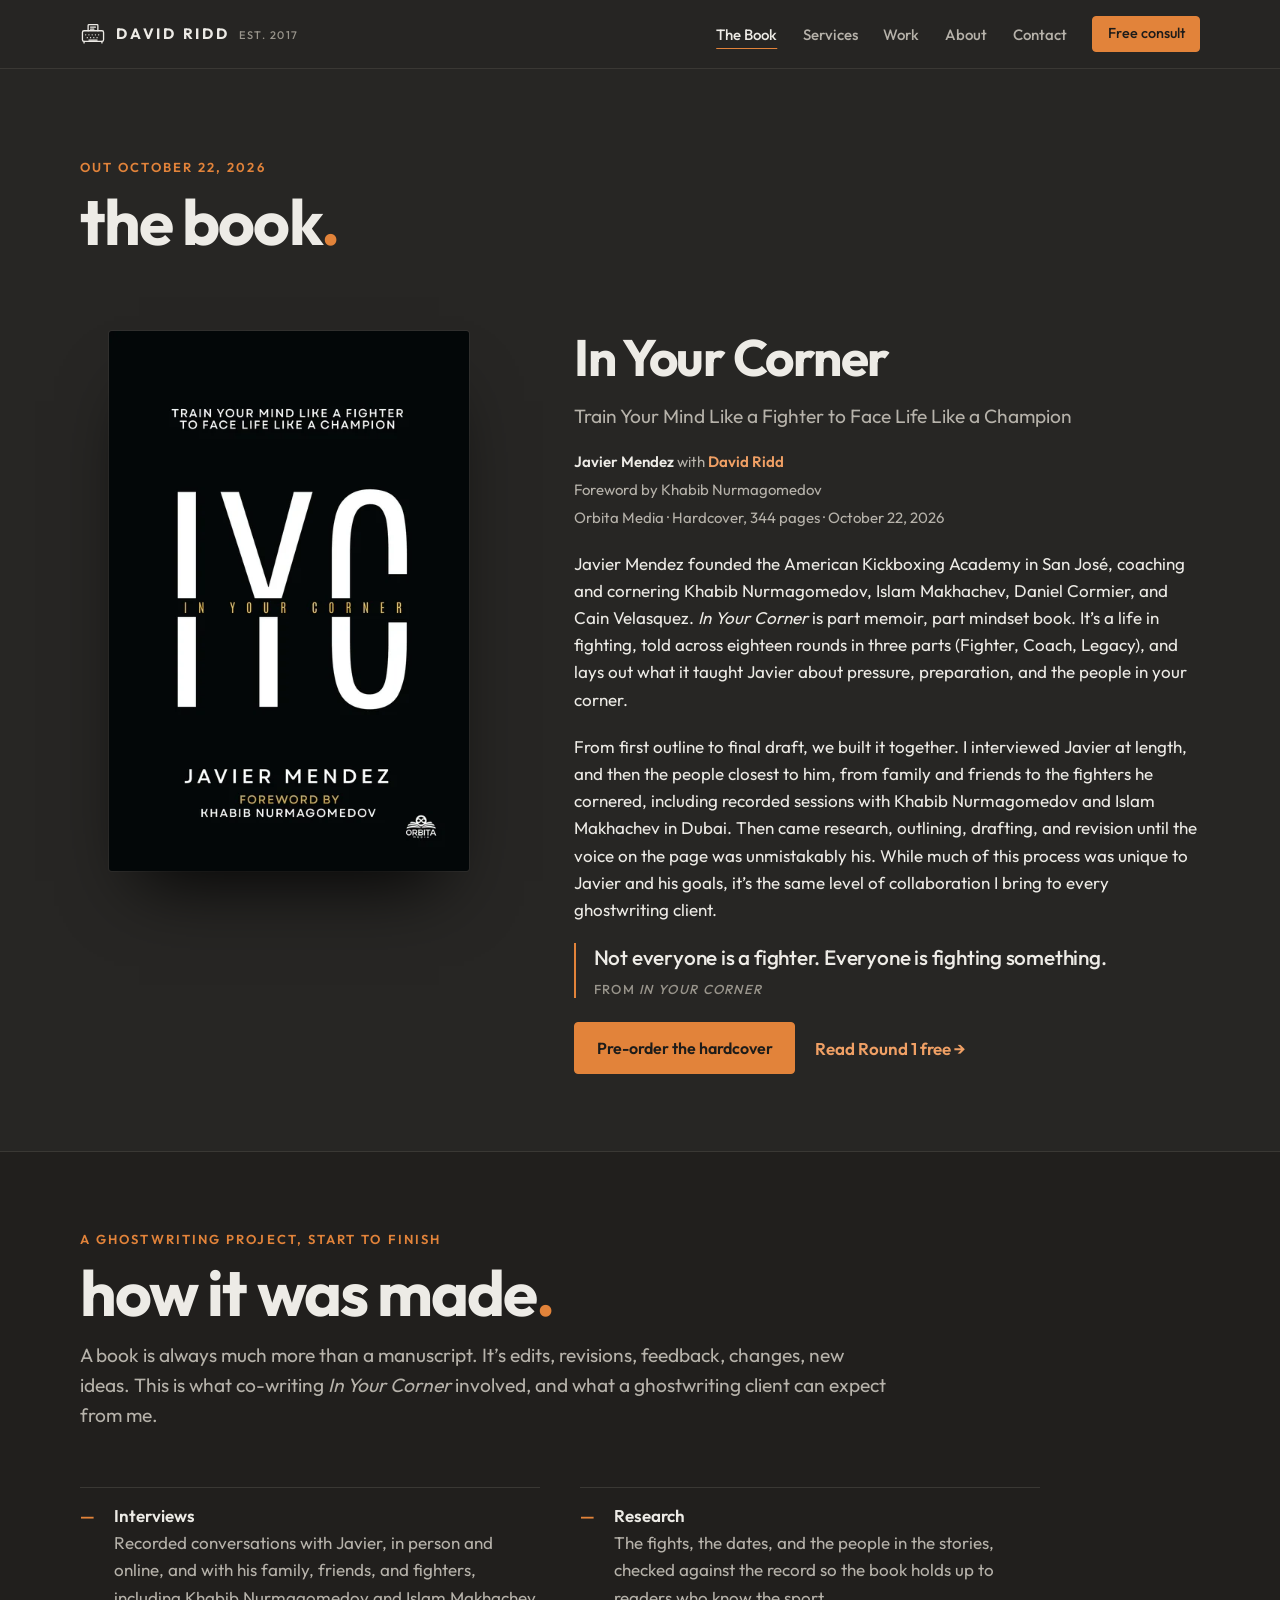
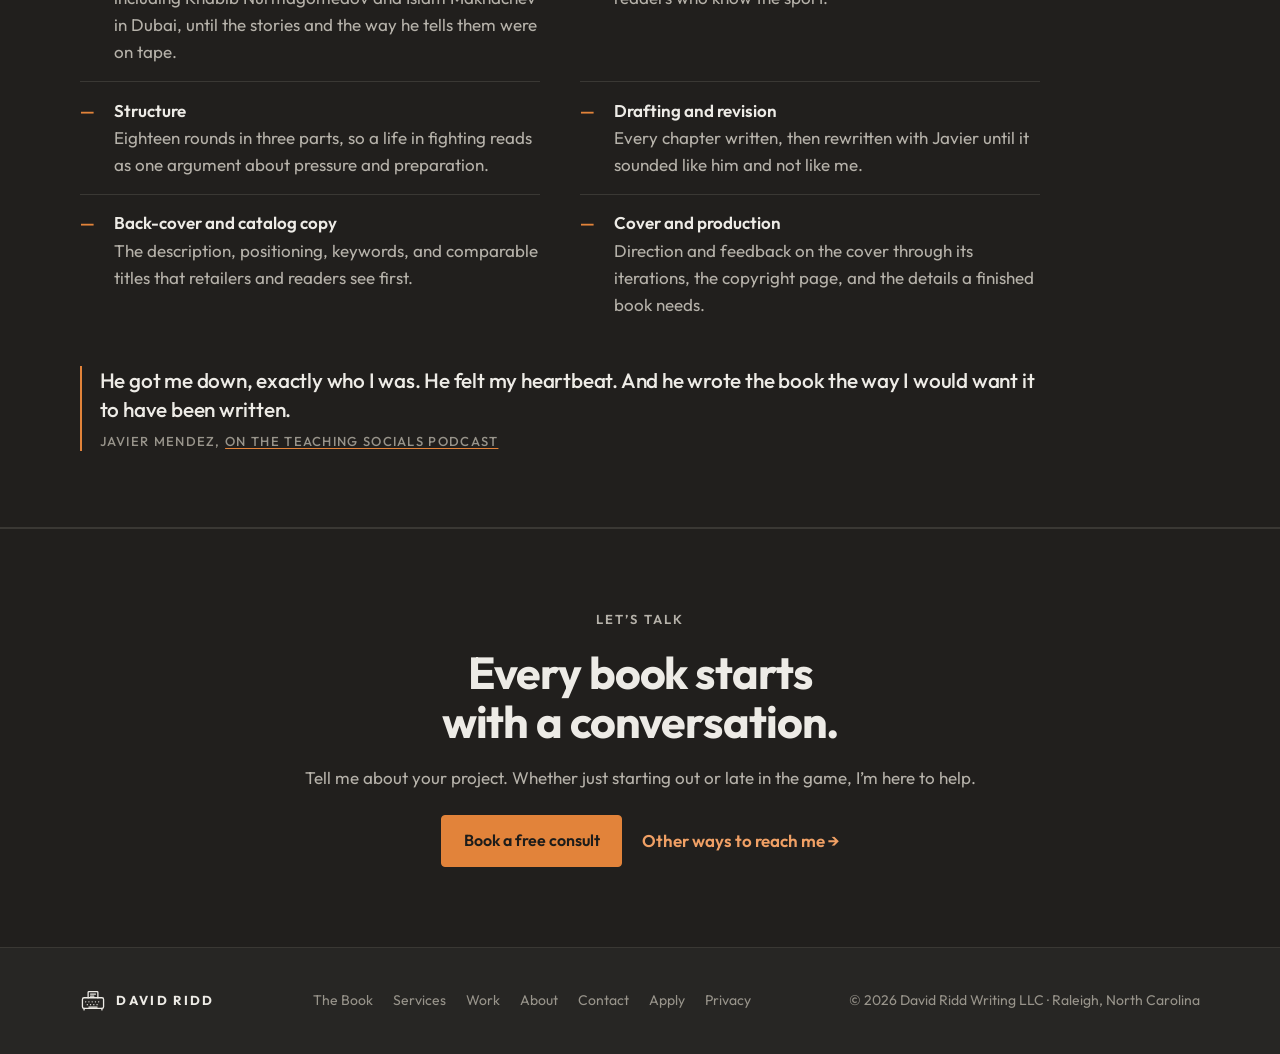
<file: book/index.html>
<!DOCTYPE html>
<html lang="en" class="no-js">
<head>
  <meta charset="utf-8">
  <meta name="viewport" content="width=device-width, initial-scale=1">
  <meta http-equiv="Content-Security-Policy" content="default-src 'self'; script-src 'self' 'sha256-eTOJgkjUMR9tZ2EpyJgH2GtlrxRBMVJXAQkWKiuHspg='; style-src 'self'; img-src 'self' data:; font-src 'self'; connect-src 'none'; object-src 'none'; base-uri 'self'; form-action 'none'">
  <meta name="referrer" content="strict-origin-when-cross-origin">
  <script>document.documentElement.className = document.documentElement.className.replace("no-js", "js");</script>
  <title>In Your Corner | David Ridd</title>
  <meta name="description" content="In Your Corner by Javier Mendez with David Ridd, foreword by Khabib Nurmagomedov. Out October 22, 2026 from Orbita Media. Read Round 1 free.">
  <link rel="canonical" href="https://davidridd.com/book/">
  <meta name="robots" content="index, follow">
  <meta name="theme-color" content="#272624">
  <meta name="author" content="David Ridd">

  <!-- Social previews -->
  <meta property="og:type" content="website">
  <meta property="og:site_name" content="David Ridd">
  <meta property="og:title" content="In Your Corner | David Ridd">
  <meta property="og:description" content="In Your Corner by Javier Mendez with David Ridd, foreword by Khabib Nurmagomedov. Out October 22, 2026 from Orbita Media. Read Round 1 free.">
  <meta property="og:url" content="https://davidridd.com/book/">
  <meta property="og:image" content="https://davidridd.com/assets/og-image.jpg">
  <meta property="og:image:width" content="1200">
  <meta property="og:image:height" content="630">
  <meta property="og:image:alt" content="David Ridd, ghostwriter and editor, with the cover of In Your Corner">
  <meta name="twitter:card" content="summary_large_image">
  <meta name="twitter:title" content="In Your Corner | David Ridd">
  <meta name="twitter:description" content="In Your Corner by Javier Mendez with David Ridd, foreword by Khabib Nurmagomedov. Out October 22, 2026 from Orbita Media. Read Round 1 free.">
  <meta name="twitter:image" content="https://davidridd.com/assets/og-image.jpg">

  <!-- Icons -->
  <link rel="icon" href="../favicon.svg" type="image/svg+xml">
  <link rel="icon" href="../favicon-32.png" sizes="32x32" type="image/png">
  <link rel="apple-touch-icon" href="../apple-touch-icon.png">

  <!-- The typeface is self-hosted: the site makes no third-party requests -->
  <link rel="preload" href="../assets/fonts/Outfit.woff2" as="font" type="font/woff2" crossorigin>
  <link rel="stylesheet" href="../assets/styles.css?v=27">
  <script type="application/ld+json">
  {
    "@context": "https://schema.org",
    "@type": "Book",
    "name": "In Your Corner: Train Your Mind Like a Fighter to Face Life Like a Champion",
    "author": { "@type": "Person", "name": "Javier Mendez" },
    "contributor": { "@type": "Person", "name": "David Ridd", "url": "https://davidridd.com/" },
    "publisher": { "@type": "Organization", "name": "Orbita Media" },
    "datePublished": "2026-10-22",
    "isbn": "978-3-98935-318-3",
    "numberOfPages": 344,
    "bookFormat": "https://schema.org/Hardcover",
    "inLanguage": "en",
    "url": "https://inyourcornerbook.com/",
    "image": "https://davidridd.com/assets/iyc-cover-960.jpg"
  }
  </script>
</head>
<body>
  <a class="skip" href="#main">Skip to content</a>
  <header class="site-header">
    <nav class="wrap nav" aria-label="Main">
      <a class="brand" href="../">
        <svg viewBox="0 0 32 32" fill="none" stroke="currentColor" stroke-width="1.6" stroke-linecap="round" stroke-linejoin="round" aria-hidden="true" focusable="false">
          <path d="M10 12V5.5a1 1 0 0 1 1-1h10a1 1 0 0 1 1 1V12"/>
          <path d="M13 7.5h6M13 10h4"/>
          <rect x="3" y="12" width="26" height="13" rx="2"/>
          <path d="M7 17h.01M11 17h.01M15 17h.01M19 17h.01M23 17h.01M9 20.5h.01M13 20.5h.01M17 20.5h.01M21 20.5h.01"/>
          <path d="M11 23.5h10"/>
          <path d="M5 25v2M27 25v2"/>
        </svg>
        <span>David Ridd <small>est. 2017</small></span>
      </a>
      <button class="nav-toggle" type="button" aria-expanded="false" aria-controls="nav-links" aria-label="Open menu">
        <span></span><span></span><span></span>
      </button>
      <ul class="nav-links" id="nav-links">
        <li><a href="../book/" aria-current="page">The Book</a></li>
        <li><a href="../services/">Services</a></li>
        <li><a href="../work/">Work</a></li>
        <li><a href="../about/">About</a></li>
        <li><a href="../contact/">Contact</a></li>
        <li class="cta"><a class="btn btn-primary" href="https://calendly.com/davidriddwriting" target="_blank" rel="noopener">Free consult</a></li>
      </ul>
    </nav>
  </header>

  <main id="main">

    <section class="page-head">
      <div class="wrap">
        <div class="sec-head">
          <p class="eyebrow">Out October 22, 2026</p>
          <h1 class="sec-title">the book<span class="dot">.</span></h1>
        </div>
      </div>
    </section>

    <section aria-labelledby="book-title">
      <div class="wrap">
        <div class="book-grid">
          <figure class="book-cover book-cover-sticky">
            <picture>
              <source type="image/webp" srcset="../assets/iyc-cover-480.webp 480w, ../assets/iyc-cover-960.webp 960w" sizes="(max-width: 820px) 240px, 360px">
              <img src="../assets/iyc-cover-480.jpg" srcset="../assets/iyc-cover-480.jpg 480w, ../assets/iyc-cover-960.jpg 960w" sizes="(max-width: 820px) 240px, 360px" width="480" height="720" alt="Hardcover of In Your Corner by Javier Mendez: a black cover with the letters IYC in white and the title in gold" loading="lazy">
            </picture>
          </figure>
          <div class="book-body">
            <h2 class="book-title" id="book-title">In Your Corner</h2>
            <p class="book-sub">Train Your Mind Like a Fighter to Face Life Like a Champion</p>
            <div class="book-meta">
              <p class="credit"><strong>Javier Mendez</strong> with <em>David Ridd</em></p>
              <p>Foreword by Khabib Nurmagomedov</p>
              <p>Orbita Media &middot; Hardcover, 344 pages &middot; October 22, 2026</p>
            </div>
            <p>Javier Mendez founded the American Kickboxing Academy in San Jos&eacute;, coaching and cornering Khabib Nurmagomedov, Islam Makhachev, Daniel Cormier, and Cain Velasquez. <em>In Your Corner</em> is part memoir, part mindset book. It&rsquo;s a life in fighting, told across eighteen rounds in three parts (Fighter, Coach, Legacy), and lays out what it taught Javier about pressure, preparation, and the people in your corner.</p>
            <p>From first outline to final draft, we built it together. I interviewed Javier at length, and then the people closest to him, from family and friends to the fighters he cornered, including recorded sessions with Khabib Nurmagomedov and Islam Makhachev in Dubai. Then came research, outlining, drafting, and revision until the voice on the page was unmistakably his. While much of this process was unique to Javier and his goals, it&rsquo;s the same level of collaboration I bring to every ghostwriting client.</p>
            <blockquote class="epigraph">
              Not everyone is a fighter. Everyone is fighting something.
              <cite>From <em>In Your Corner</em></cite>
            </blockquote>
            <div class="book-actions">
              <a class="btn btn-primary" href="https://inyourcornerbook.com/" target="_blank" rel="noopener">Pre-order the hardcover</a>
              <a class="arrow-link" href="https://updates.inyourcornerbook.com/round-1" target="_blank" rel="noopener">Read Round 1 free</a>
            </div>
          </div>
        </div>
      </div>
    </section>

    <section class="tint" aria-labelledby="made-label">
      <div class="wrap">
        <div class="sec-head">
          <p class="eyebrow">A ghostwriting project, start to finish</p>
          <h2 class="sec-title" id="made-label">how it was made<span class="dot">.</span></h2>
          <p class="lead">A book is always much more than a manuscript. It&rsquo;s edits, revisions, feedback, changes, new ideas. This is what co-writing <em>In Your Corner</em> involved, and what a ghostwriting client can expect from me.</p>
        </div>
        <ul class="checklist">
          <li><span><strong>Interviews</strong>Recorded conversations with Javier, in person and online, and with his family, friends, and fighters, including Khabib Nurmagomedov and Islam Makhachev in Dubai, until the stories and the way he tells them were on tape.</span></li>
          <li><span><strong>Research</strong>The fights, the dates, and the people in the stories, checked against the record so the book holds up to readers who know the sport.</span></li>
          <li><span><strong>Structure</strong>Eighteen rounds in three parts, so a life in fighting reads as one argument about pressure and preparation.</span></li>
          <li><span><strong>Drafting and revision</strong>Every chapter written, then rewritten with Javier until it sounded like him and not like me.</span></li>
          <li><span><strong>Back-cover and catalog copy</strong>The description, positioning, keywords, and comparable titles that retailers and readers see first.</span></li>
          <li><span><strong>Cover and production</strong>Direction and feedback on the cover through its iterations, the copyright page, and the details a finished book needs.</span></li>
        </ul>
        <blockquote class="epigraph verdict">
            He got me down, exactly who I was. He felt my heartbeat. And he wrote the book the way I would want it to have been written.
            <cite>Javier Mendez, <a href="https://www.youtube.com/watch?v=RgOPtezeDZw&t=4066s" target="_blank" rel="noopener">on the Teaching Socials podcast</a></cite>
          </blockquote>
      </div>
    </section>

    <section class="cta-band" aria-labelledby="cta-title">
      <div class="wrap inner">
        <p class="eyebrow">Let&rsquo;s talk</p>
        <h2 id="cta-title">Every book starts with a conversation.</h2>
        <p>Tell me about your project. Whether just starting out or late in the game, I&rsquo;m here to help.</p>
        <div class="actions">
          <a class="btn btn-primary" href="https://calendly.com/davidriddwriting" target="_blank" rel="noopener">Book a free consult</a>
          <a class="arrow-link" href="../contact/">Other ways to reach me</a>
        </div>
      </div>
    </section>

  </main>

  <footer class="site-footer">
    <div class="wrap footer-grid">
      <a class="brand" href="../">
        <svg viewBox="0 0 32 32" fill="none" stroke="currentColor" stroke-width="1.6" stroke-linecap="round" stroke-linejoin="round" aria-hidden="true" focusable="false">
          <path d="M10 12V5.5a1 1 0 0 1 1-1h10a1 1 0 0 1 1 1V12"/>
          <path d="M13 7.5h6M13 10h4"/>
          <rect x="3" y="12" width="26" height="13" rx="2"/>
          <path d="M7 17h.01M11 17h.01M15 17h.01M19 17h.01M23 17h.01M9 20.5h.01M13 20.5h.01M17 20.5h.01M21 20.5h.01"/>
          <path d="M11 23.5h10"/>
          <path d="M5 25v2M27 25v2"/>
        </svg>
        <span>David Ridd</span>
      </a>
      <ul class="footer-links"><li><a href="../book/">The Book</a></li><li><a href="../services/">Services</a></li><li><a href="../work/">Work</a></li><li><a href="../about/">About</a></li><li><a href="../contact/">Contact</a></li><li><a href="../apply/">Apply</a></li><li><a href="../privacy/">Privacy</a></li></ul>
      <p>&copy; 2026 David Ridd Writing LLC &middot; Raleigh, North Carolina</p>
    </div>
  </footer>

  <script src="../assets/site.js?v=27" defer></script>
</body>
</html>
</file>
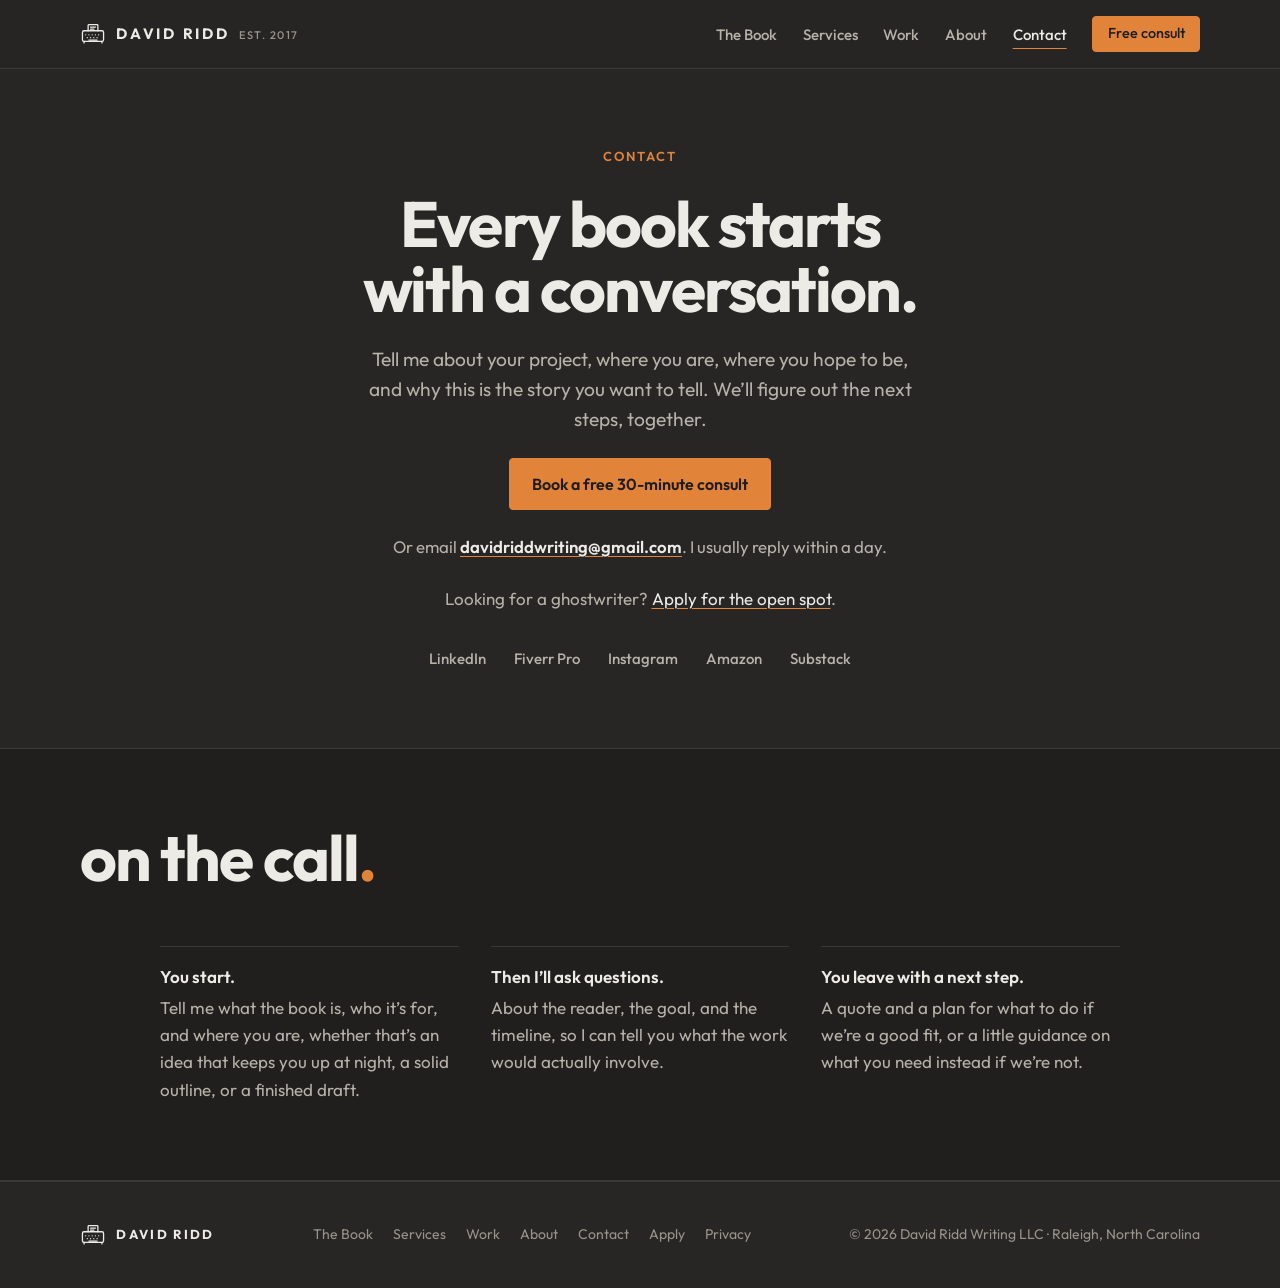
<file: contact/index.html>
<!DOCTYPE html>
<html lang="en" class="no-js">
<head>
  <meta charset="utf-8">
  <meta name="viewport" content="width=device-width, initial-scale=1">
  <meta http-equiv="Content-Security-Policy" content="default-src 'self'; script-src 'self' 'sha256-eTOJgkjUMR9tZ2EpyJgH2GtlrxRBMVJXAQkWKiuHspg='; style-src 'self'; img-src 'self' data:; font-src 'self'; connect-src 'none'; object-src 'none'; base-uri 'self'; form-action 'none'">
  <meta name="referrer" content="strict-origin-when-cross-origin">
  <script>document.documentElement.className = document.documentElement.className.replace("no-js", "js");</script>
  <title>Contact David Ridd</title>
  <meta name="description" content="Book a free 30-minute consult with David Ridd, or email davidriddwriting@gmail.com.">
  <link rel="canonical" href="https://davidridd.com/contact/">
  <meta name="robots" content="index, follow">
  <meta name="theme-color" content="#272624">
  <meta name="author" content="David Ridd">

  <!-- Social previews -->
  <meta property="og:type" content="website">
  <meta property="og:site_name" content="David Ridd">
  <meta property="og:title" content="Contact David Ridd">
  <meta property="og:description" content="Book a free 30-minute consult with David Ridd, or email davidriddwriting@gmail.com.">
  <meta property="og:url" content="https://davidridd.com/contact/">
  <meta property="og:image" content="https://davidridd.com/assets/og-image.jpg">
  <meta property="og:image:width" content="1200">
  <meta property="og:image:height" content="630">
  <meta property="og:image:alt" content="David Ridd, ghostwriter and editor, with the cover of In Your Corner">
  <meta name="twitter:card" content="summary_large_image">
  <meta name="twitter:title" content="Contact David Ridd">
  <meta name="twitter:description" content="Book a free 30-minute consult with David Ridd, or email davidriddwriting@gmail.com.">
  <meta name="twitter:image" content="https://davidridd.com/assets/og-image.jpg">

  <!-- Icons -->
  <link rel="icon" href="../favicon.svg" type="image/svg+xml">
  <link rel="icon" href="../favicon-32.png" sizes="32x32" type="image/png">
  <link rel="apple-touch-icon" href="../apple-touch-icon.png">

  <!-- The typeface is self-hosted: the site makes no third-party requests -->
  <link rel="preload" href="../assets/fonts/Outfit.woff2" as="font" type="font/woff2" crossorigin>
  <link rel="stylesheet" href="../assets/styles.css?v=27">
  <script type="application/ld+json">
  {
    "@context": "https://schema.org",
    "@graph": [
      {
        "@type": "Person",
        "@id": "https://davidridd.com/#person",
        "name": "David Ridd",
        "alternateName": "David W. Riddleberger II",
        "jobTitle": "Ghostwriter, developmental editor, and novel coach",
        "description": "Ghostwriter, developmental editor, and novel coach based in Raleigh, North Carolina. Co-author of In Your Corner with Javier Mendez.",
        "url": "https://davidridd.com/",
        "image": "https://davidridd.com/assets/headshot-1200.jpg",
        "address": { "@type": "PostalAddress", "addressLocality": "Raleigh", "addressRegion": "NC", "addressCountry": "US" },
        "alumniOf": { "@type": "CollegeOrUniversity", "name": "Appalachian State University" },
        "knowsLanguage": ["en", "es"],
        "sameAs": ["https://www.linkedin.com/in/david-riddleberger-ii-784300b7/", "https://www.fiverr.com/davidridd1", "https://www.instagram.com/david.ridd/", "https://www.amazon.com/stores/David-Ridd/author/B06WVLKZYP"]
      },
      {
        "@type": "WebSite",
        "@id": "https://davidridd.com/#website",
        "url": "https://davidridd.com/",
        "name": "David Ridd",
        "publisher": { "@id": "https://davidridd.com/#person" }
      }
    ]
  }
  </script>
</head>
<body>
  <a class="skip" href="#main">Skip to content</a>
  <header class="site-header">
    <nav class="wrap nav" aria-label="Main">
      <a class="brand" href="../">
        <svg viewBox="0 0 32 32" fill="none" stroke="currentColor" stroke-width="1.6" stroke-linecap="round" stroke-linejoin="round" aria-hidden="true" focusable="false">
          <path d="M10 12V5.5a1 1 0 0 1 1-1h10a1 1 0 0 1 1 1V12"/>
          <path d="M13 7.5h6M13 10h4"/>
          <rect x="3" y="12" width="26" height="13" rx="2"/>
          <path d="M7 17h.01M11 17h.01M15 17h.01M19 17h.01M23 17h.01M9 20.5h.01M13 20.5h.01M17 20.5h.01M21 20.5h.01"/>
          <path d="M11 23.5h10"/>
          <path d="M5 25v2M27 25v2"/>
        </svg>
        <span>David Ridd <small>est. 2017</small></span>
      </a>
      <button class="nav-toggle" type="button" aria-expanded="false" aria-controls="nav-links" aria-label="Open menu">
        <span></span><span></span><span></span>
      </button>
      <ul class="nav-links" id="nav-links">
        <li><a href="../book/">The Book</a></li>
        <li><a href="../services/">Services</a></li>
        <li><a href="../work/">Work</a></li>
        <li><a href="../about/">About</a></li>
        <li><a href="../contact/" aria-current="page">Contact</a></li>
        <li class="cta"><a class="btn btn-primary" href="https://calendly.com/davidriddwriting" target="_blank" rel="noopener">Free consult</a></li>
      </ul>
    </nav>
  </header>

  <main id="main">

    <section class="contact" aria-labelledby="contact-title">
      <div class="wrap">
        <div class="contact-inner">
          <p class="eyebrow">Contact</p>
          <h1 id="contact-title">Every book starts with a conversation.</h1>
          <p class="lead">Tell me about your project, where you are, where you hope to be, and why this is the story you want to tell. We&rsquo;ll figure out the next steps, together.</p>
          <a class="btn btn-primary" href="https://calendly.com/davidriddwriting" target="_blank" rel="noopener">Book a free 30-minute consult</a>
          <p class="contact-email muted">Or email <a href="mailto:davidriddwriting@gmail.com">davidriddwriting@gmail.com</a>. I usually reply within a day.</p>
          <p class="muted">Looking for a ghostwriter? <a href="../apply/">Apply for the open spot</a>.</p>
          <ul class="socials" aria-label="Elsewhere">
            <li><a href="https://www.linkedin.com/in/david-riddleberger-ii-784300b7/" target="_blank" rel="noopener">LinkedIn</a></li>
            <li><a href="https://www.fiverr.com/davidridd1" target="_blank" rel="noopener">Fiverr Pro</a></li>
            <li><a href="https://www.instagram.com/david.ridd/" target="_blank" rel="noopener">Instagram</a></li>
            <li><a href="https://www.amazon.com/stores/David-Ridd/author/B06WVLKZYP" target="_blank" rel="noopener">Amazon</a></li>
            <li><a href="https://substack.com/@davidridd1" target="_blank" rel="noopener">Substack</a></li>
          </ul>
        </div>
      </div>
    </section>

    <section class="tint" aria-labelledby="expect-label">
      <div class="wrap">
        <div class="sec-head">
          <h2 class="sec-title" id="expect-label">on the call<span class="dot">.</span></h2>
        </div>
        <ul class="expect">
          <li><strong>You start.</strong> Tell me what the book is, who it&rsquo;s for, and where you are, whether that&rsquo;s an idea that keeps you up at night, a solid outline, or a finished draft.</li>
          <li><strong>Then I&rsquo;ll ask questions.</strong> About the reader, the goal, and the timeline, so I can tell you what the work would actually involve.</li>
          <li><strong>You leave with a next step.</strong> A quote and a plan for what to do if we&rsquo;re a good fit, or a little guidance on what you need instead if we&rsquo;re not.</li>
        </ul>
      </div>
    </section>

  </main>

  <footer class="site-footer">
    <div class="wrap footer-grid">
      <a class="brand" href="../">
        <svg viewBox="0 0 32 32" fill="none" stroke="currentColor" stroke-width="1.6" stroke-linecap="round" stroke-linejoin="round" aria-hidden="true" focusable="false">
          <path d="M10 12V5.5a1 1 0 0 1 1-1h10a1 1 0 0 1 1 1V12"/>
          <path d="M13 7.5h6M13 10h4"/>
          <rect x="3" y="12" width="26" height="13" rx="2"/>
          <path d="M7 17h.01M11 17h.01M15 17h.01M19 17h.01M23 17h.01M9 20.5h.01M13 20.5h.01M17 20.5h.01M21 20.5h.01"/>
          <path d="M11 23.5h10"/>
          <path d="M5 25v2M27 25v2"/>
        </svg>
        <span>David Ridd</span>
      </a>
      <ul class="footer-links"><li><a href="../book/">The Book</a></li><li><a href="../services/">Services</a></li><li><a href="../work/">Work</a></li><li><a href="../about/">About</a></li><li><a href="../contact/">Contact</a></li><li><a href="../apply/">Apply</a></li><li><a href="../privacy/">Privacy</a></li></ul>
      <p>&copy; 2026 David Ridd Writing LLC &middot; Raleigh, North Carolina</p>
    </div>
  </footer>

  <script src="../assets/site.js?v=27" defer></script>
</body>
</html>
</file>
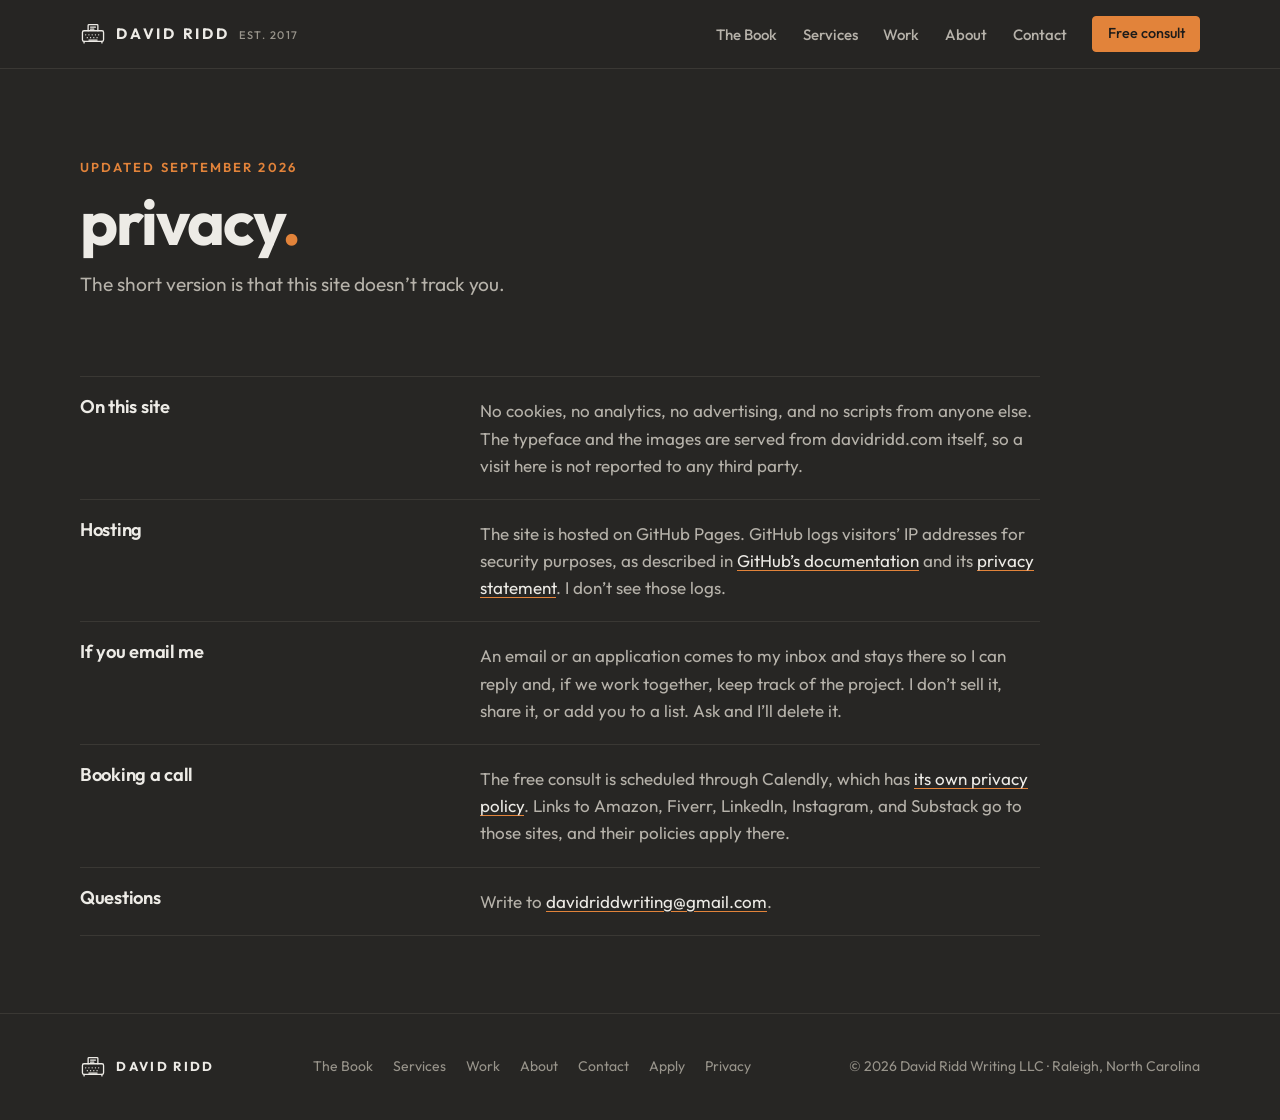
<file: privacy/index.html>
<!DOCTYPE html>
<html lang="en" class="no-js">
<head>
  <meta charset="utf-8">
  <meta name="viewport" content="width=device-width, initial-scale=1">
  <meta http-equiv="Content-Security-Policy" content="default-src 'self'; script-src 'self' 'sha256-eTOJgkjUMR9tZ2EpyJgH2GtlrxRBMVJXAQkWKiuHspg='; style-src 'self'; img-src 'self' data:; font-src 'self'; connect-src 'none'; object-src 'none'; base-uri 'self'; form-action 'none'">
  <meta name="referrer" content="strict-origin-when-cross-origin">
  <script>document.documentElement.className = document.documentElement.className.replace("no-js", "js");</script>
  <title>Privacy | David Ridd</title>
  <meta name="description" content="davidridd.com sets no cookies and runs no analytics. What happens to an email you send, and where the site is hosted.">
  <link rel="canonical" href="https://davidridd.com/privacy/">
  <meta name="robots" content="index, follow">
  <meta name="theme-color" content="#272624">
  <meta name="author" content="David Ridd">

  <!-- Social previews -->
  <meta property="og:type" content="website">
  <meta property="og:site_name" content="David Ridd">
  <meta property="og:title" content="Privacy | David Ridd">
  <meta property="og:description" content="davidridd.com sets no cookies and runs no analytics. What happens to an email you send, and where the site is hosted.">
  <meta property="og:url" content="https://davidridd.com/privacy/">
  <meta property="og:image" content="https://davidridd.com/assets/og-image.jpg">
  <meta property="og:image:width" content="1200">
  <meta property="og:image:height" content="630">
  <meta property="og:image:alt" content="David Ridd, ghostwriter and editor, with the cover of In Your Corner">
  <meta name="twitter:card" content="summary_large_image">
  <meta name="twitter:title" content="Privacy | David Ridd">
  <meta name="twitter:description" content="davidridd.com sets no cookies and runs no analytics. What happens to an email you send, and where the site is hosted.">
  <meta name="twitter:image" content="https://davidridd.com/assets/og-image.jpg">

  <!-- Icons -->
  <link rel="icon" href="../favicon.svg" type="image/svg+xml">
  <link rel="icon" href="../favicon-32.png" sizes="32x32" type="image/png">
  <link rel="apple-touch-icon" href="../apple-touch-icon.png">

  <!-- The typeface is self-hosted: the site makes no third-party requests -->
  <link rel="preload" href="../assets/fonts/Outfit.woff2" as="font" type="font/woff2" crossorigin>
  <link rel="stylesheet" href="../assets/styles.css?v=27">
  <script type="application/ld+json">
  {
    "@context": "https://schema.org",
    "@graph": [
      {
        "@type": "Person",
        "@id": "https://davidridd.com/#person",
        "name": "David Ridd",
        "alternateName": "David W. Riddleberger II",
        "jobTitle": "Ghostwriter, developmental editor, and novel coach",
        "description": "Ghostwriter, developmental editor, and novel coach based in Raleigh, North Carolina. Co-author of In Your Corner with Javier Mendez.",
        "url": "https://davidridd.com/",
        "image": "https://davidridd.com/assets/headshot-1200.jpg",
        "address": { "@type": "PostalAddress", "addressLocality": "Raleigh", "addressRegion": "NC", "addressCountry": "US" },
        "alumniOf": { "@type": "CollegeOrUniversity", "name": "Appalachian State University" },
        "knowsLanguage": ["en", "es"],
        "sameAs": ["https://www.linkedin.com/in/david-riddleberger-ii-784300b7/", "https://www.fiverr.com/davidridd1", "https://www.instagram.com/david.ridd/", "https://www.amazon.com/stores/David-Ridd/author/B06WVLKZYP"]
      },
      {
        "@type": "WebSite",
        "@id": "https://davidridd.com/#website",
        "url": "https://davidridd.com/",
        "name": "David Ridd",
        "publisher": { "@id": "https://davidridd.com/#person" }
      }
    ]
  }
  </script>
</head>
<body>
  <a class="skip" href="#main">Skip to content</a>
  <header class="site-header">
    <nav class="wrap nav" aria-label="Main">
      <a class="brand" href="../">
        <svg viewBox="0 0 32 32" fill="none" stroke="currentColor" stroke-width="1.6" stroke-linecap="round" stroke-linejoin="round" aria-hidden="true" focusable="false">
          <path d="M10 12V5.5a1 1 0 0 1 1-1h10a1 1 0 0 1 1 1V12"/>
          <path d="M13 7.5h6M13 10h4"/>
          <rect x="3" y="12" width="26" height="13" rx="2"/>
          <path d="M7 17h.01M11 17h.01M15 17h.01M19 17h.01M23 17h.01M9 20.5h.01M13 20.5h.01M17 20.5h.01M21 20.5h.01"/>
          <path d="M11 23.5h10"/>
          <path d="M5 25v2M27 25v2"/>
        </svg>
        <span>David Ridd <small>est. 2017</small></span>
      </a>
      <button class="nav-toggle" type="button" aria-expanded="false" aria-controls="nav-links" aria-label="Open menu">
        <span></span><span></span><span></span>
      </button>
      <ul class="nav-links" id="nav-links">
        <li><a href="../book/">The Book</a></li>
        <li><a href="../services/">Services</a></li>
        <li><a href="../work/">Work</a></li>
        <li><a href="../about/">About</a></li>
        <li><a href="../contact/">Contact</a></li>
        <li class="cta"><a class="btn btn-primary" href="https://calendly.com/davidriddwriting" target="_blank" rel="noopener">Free consult</a></li>
      </ul>
    </nav>
  </header>

  <main id="main">

    <section class="page-head">
      <div class="wrap">
        <div class="sec-head">
          <p class="eyebrow">Updated September 2026</p>
          <h1 class="sec-title">privacy<span class="dot">.</span></h1>
          <p class="lead">The short version is that this site doesn&rsquo;t track you.</p>
        </div>
      </div>
    </section>

    <section aria-label="Privacy details">
      <div class="wrap">
        <div class="faq">
          <div>
            <h2>On this site</h2>
            <p>No cookies, no analytics, no advertising, and no scripts from anyone else. The typeface and the images are served from davidridd.com itself, so a visit here is not reported to any third party.</p>
          </div>
          <div>
            <h2>Hosting</h2>
            <p>The site is hosted on GitHub Pages. GitHub logs visitors&rsquo; IP addresses for security purposes, as described in <a href="https://docs.github.com/en/pages/getting-started-with-github-pages/what-is-github-pages#data-collection" target="_blank" rel="noopener">GitHub&rsquo;s documentation</a> and its <a href="https://docs.github.com/en/site-policy/privacy-policies/github-general-privacy-statement" target="_blank" rel="noopener">privacy statement</a>. I don&rsquo;t see those logs.</p>
          </div>
          <div>
            <h2>If you email me</h2>
            <p>An email or an application comes to my inbox and stays there so I can reply and, if we work together, keep track of the project. I don&rsquo;t sell it, share it, or add you to a list. Ask and I&rsquo;ll delete it.</p>
          </div>
          <div>
            <h2>Booking a call</h2>
            <p>The free consult is scheduled through Calendly, which has <a href="https://calendly.com/legal/privacy-notice" target="_blank" rel="noopener">its own privacy policy</a>. Links to Amazon, Fiverr, LinkedIn, Instagram, and Substack go to those sites, and their policies apply there.</p>
          </div>
          <div>
            <h2>Questions</h2>
            <p>Write to <a href="mailto:davidriddwriting@gmail.com">davidriddwriting@gmail.com</a>.</p>
          </div>
        </div>
      </div>
    </section>

  </main>

  <footer class="site-footer">
    <div class="wrap footer-grid">
      <a class="brand" href="../">
        <svg viewBox="0 0 32 32" fill="none" stroke="currentColor" stroke-width="1.6" stroke-linecap="round" stroke-linejoin="round" aria-hidden="true" focusable="false">
          <path d="M10 12V5.5a1 1 0 0 1 1-1h10a1 1 0 0 1 1 1V12"/>
          <path d="M13 7.5h6M13 10h4"/>
          <rect x="3" y="12" width="26" height="13" rx="2"/>
          <path d="M7 17h.01M11 17h.01M15 17h.01M19 17h.01M23 17h.01M9 20.5h.01M13 20.5h.01M17 20.5h.01M21 20.5h.01"/>
          <path d="M11 23.5h10"/>
          <path d="M5 25v2M27 25v2"/>
        </svg>
        <span>David Ridd</span>
      </a>
      <ul class="footer-links"><li><a href="../book/">The Book</a></li><li><a href="../services/">Services</a></li><li><a href="../work/">Work</a></li><li><a href="../about/">About</a></li><li><a href="../contact/">Contact</a></li><li><a href="../apply/">Apply</a></li><li><a href="../privacy/">Privacy</a></li></ul>
      <p>&copy; 2026 David Ridd Writing LLC &middot; Raleigh, North Carolina</p>
    </div>
  </footer>

  <script src="../assets/site.js?v=27" defer></script>
</body>
</html>
</file>
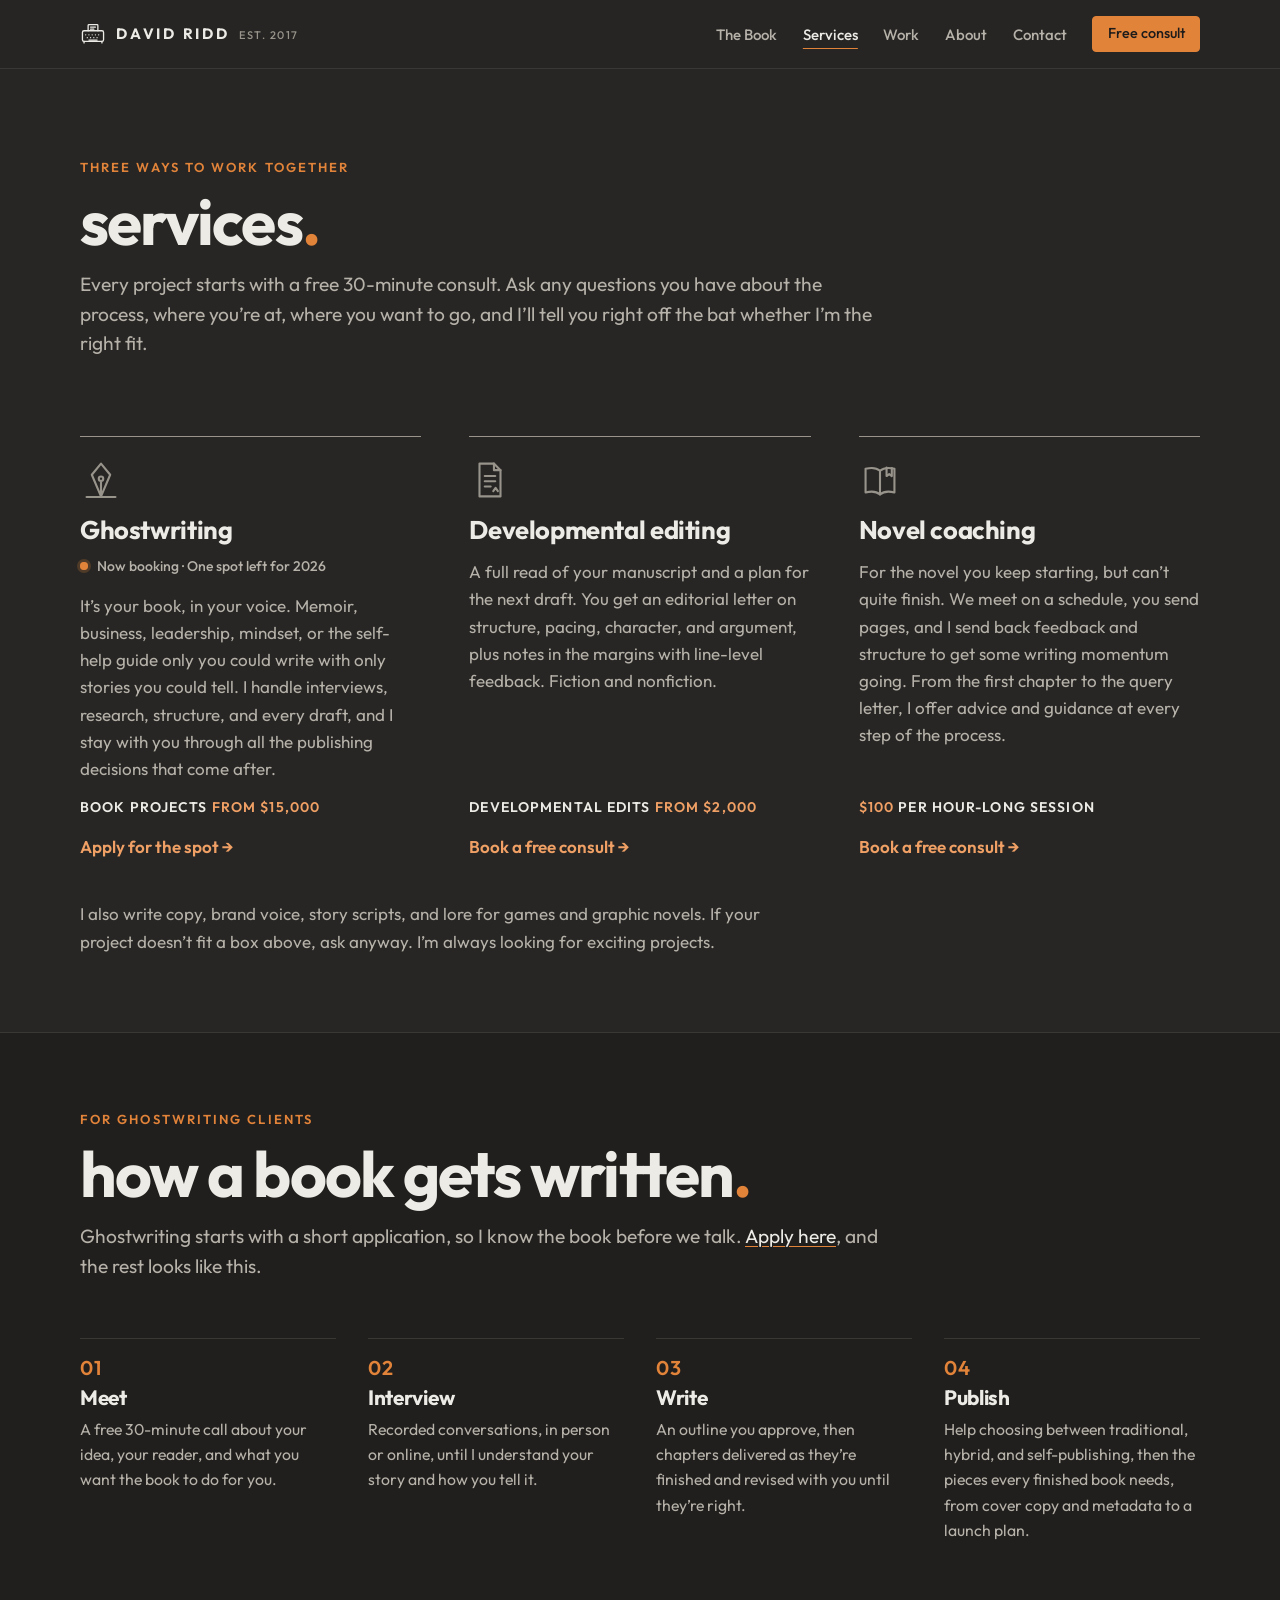
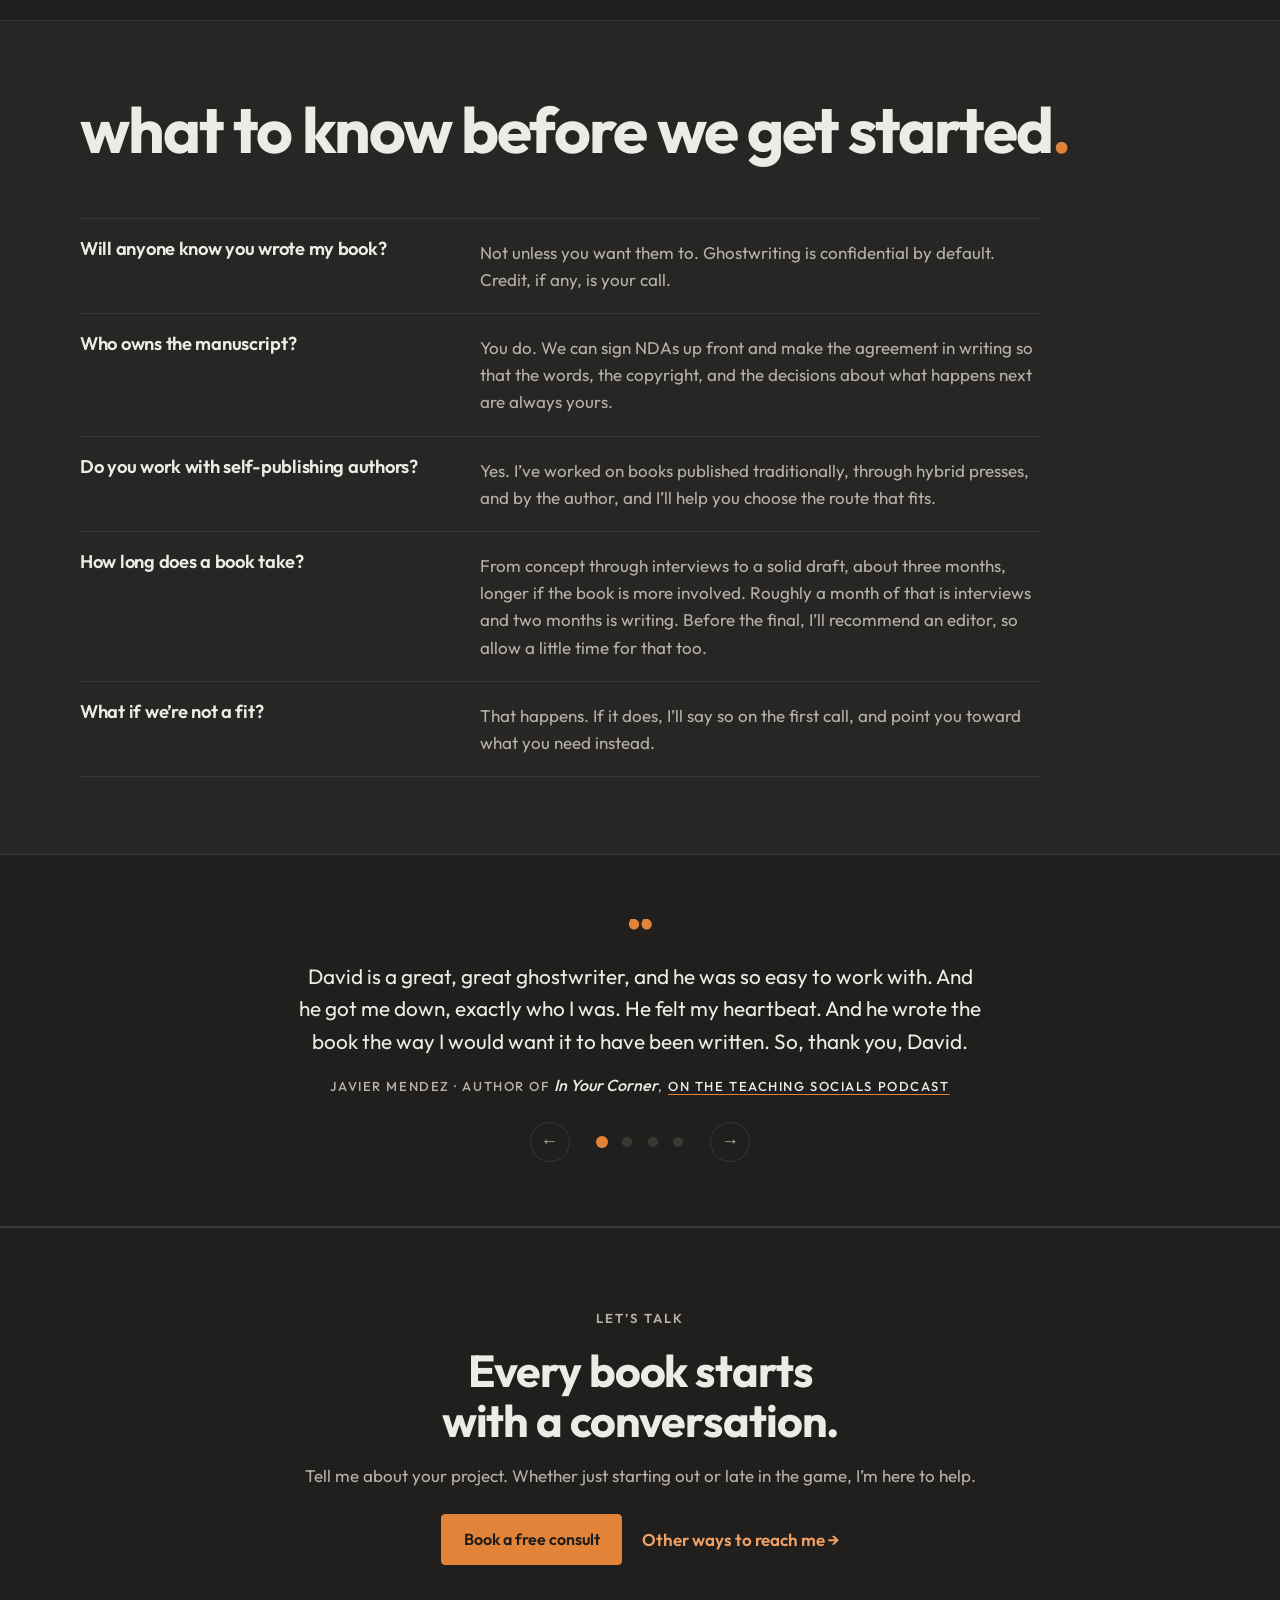
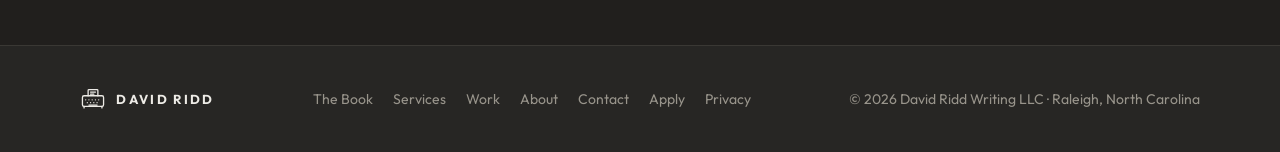
<file: services/index.html>
<!DOCTYPE html>
<html lang="en" class="no-js">
<head>
  <meta charset="utf-8">
  <meta name="viewport" content="width=device-width, initial-scale=1">
  <meta http-equiv="Content-Security-Policy" content="default-src 'self'; script-src 'self' 'sha256-eTOJgkjUMR9tZ2EpyJgH2GtlrxRBMVJXAQkWKiuHspg='; style-src 'self'; img-src 'self' data:; font-src 'self'; connect-src 'none'; object-src 'none'; base-uri 'self'; form-action 'none'">
  <meta name="referrer" content="strict-origin-when-cross-origin">
  <script>document.documentElement.className = document.documentElement.className.replace("no-js", "js");</script>
  <title>Ghostwriting, Editing &amp; Novel Coaching | David Ridd</title>
  <meta name="description" content="Ghostwriting from $15,000, developmental editing from $2,000, and novel coaching at $100 per hour-long session. Every project starts with a free 30-minute call.">
  <link rel="canonical" href="https://davidridd.com/services/">
  <meta name="robots" content="index, follow">
  <meta name="theme-color" content="#272624">
  <meta name="author" content="David Ridd">

  <!-- Social previews -->
  <meta property="og:type" content="website">
  <meta property="og:site_name" content="David Ridd">
  <meta property="og:title" content="Ghostwriting, Editing &amp; Novel Coaching | David Ridd">
  <meta property="og:description" content="Ghostwriting from $15,000, developmental editing from $2,000, and novel coaching at $100 per hour-long session. Every project starts with a free 30-minute call.">
  <meta property="og:url" content="https://davidridd.com/services/">
  <meta property="og:image" content="https://davidridd.com/assets/og-image.jpg">
  <meta property="og:image:width" content="1200">
  <meta property="og:image:height" content="630">
  <meta property="og:image:alt" content="David Ridd, ghostwriter and editor, with the cover of In Your Corner">
  <meta name="twitter:card" content="summary_large_image">
  <meta name="twitter:title" content="Ghostwriting, Editing &amp; Novel Coaching | David Ridd">
  <meta name="twitter:description" content="Ghostwriting from $15,000, developmental editing from $2,000, and novel coaching at $100 per hour-long session. Every project starts with a free 30-minute call.">
  <meta name="twitter:image" content="https://davidridd.com/assets/og-image.jpg">

  <!-- Icons -->
  <link rel="icon" href="../favicon.svg" type="image/svg+xml">
  <link rel="icon" href="../favicon-32.png" sizes="32x32" type="image/png">
  <link rel="apple-touch-icon" href="../apple-touch-icon.png">

  <!-- The typeface is self-hosted: the site makes no third-party requests -->
  <link rel="preload" href="../assets/fonts/Outfit.woff2" as="font" type="font/woff2" crossorigin>
  <link rel="stylesheet" href="../assets/styles.css?v=27">
  <script type="application/ld+json">
  {
    "@context": "https://schema.org",
    "@graph": [
      {
        "@type": "Person",
        "@id": "https://davidridd.com/#person",
        "name": "David Ridd",
        "alternateName": "David W. Riddleberger II",
        "jobTitle": "Ghostwriter, developmental editor, and novel coach",
        "description": "Ghostwriter, developmental editor, and novel coach based in Raleigh, North Carolina. Co-author of In Your Corner with Javier Mendez.",
        "url": "https://davidridd.com/",
        "image": "https://davidridd.com/assets/headshot-1200.jpg",
        "address": { "@type": "PostalAddress", "addressLocality": "Raleigh", "addressRegion": "NC", "addressCountry": "US" },
        "alumniOf": { "@type": "CollegeOrUniversity", "name": "Appalachian State University" },
        "knowsLanguage": ["en", "es"],
        "sameAs": ["https://www.linkedin.com/in/david-riddleberger-ii-784300b7/", "https://www.fiverr.com/davidridd1", "https://www.instagram.com/david.ridd/", "https://www.amazon.com/stores/David-Ridd/author/B06WVLKZYP"]
      },
      {
        "@type": "WebSite",
        "@id": "https://davidridd.com/#website",
        "url": "https://davidridd.com/",
        "name": "David Ridd",
        "publisher": { "@id": "https://davidridd.com/#person" }
      }
    ]
  }
  </script>
</head>
<body>
  <a class="skip" href="#main">Skip to content</a>
  <header class="site-header">
    <nav class="wrap nav" aria-label="Main">
      <a class="brand" href="../">
        <svg viewBox="0 0 32 32" fill="none" stroke="currentColor" stroke-width="1.6" stroke-linecap="round" stroke-linejoin="round" aria-hidden="true" focusable="false">
          <path d="M10 12V5.5a1 1 0 0 1 1-1h10a1 1 0 0 1 1 1V12"/>
          <path d="M13 7.5h6M13 10h4"/>
          <rect x="3" y="12" width="26" height="13" rx="2"/>
          <path d="M7 17h.01M11 17h.01M15 17h.01M19 17h.01M23 17h.01M9 20.5h.01M13 20.5h.01M17 20.5h.01M21 20.5h.01"/>
          <path d="M11 23.5h10"/>
          <path d="M5 25v2M27 25v2"/>
        </svg>
        <span>David Ridd <small>est. 2017</small></span>
      </a>
      <button class="nav-toggle" type="button" aria-expanded="false" aria-controls="nav-links" aria-label="Open menu">
        <span></span><span></span><span></span>
      </button>
      <ul class="nav-links" id="nav-links">
        <li><a href="../book/">The Book</a></li>
        <li><a href="../services/" aria-current="page">Services</a></li>
        <li><a href="../work/">Work</a></li>
        <li><a href="../about/">About</a></li>
        <li><a href="../contact/">Contact</a></li>
        <li class="cta"><a class="btn btn-primary" href="https://calendly.com/davidriddwriting" target="_blank" rel="noopener">Free consult</a></li>
      </ul>
    </nav>
  </header>

  <main id="main">

    <section class="page-head">
      <div class="wrap">
        <div class="sec-head">
          <p class="eyebrow">Three ways to work together</p>
          <h1 class="sec-title">services<span class="dot">.</span></h1>
          <p class="lead">Every project starts with a free 30-minute consult. Ask any questions you have about the process, where you&rsquo;re at, where you want to go, and I&rsquo;ll tell you right off the bat whether I&rsquo;m the right fit.</p>
        </div>
      </div>
    </section>

    <section aria-label="Services">
      <div class="wrap">
        <div class="services">
          <article class="service" id="ghostwriting">
            <span class="s-icon" aria-hidden="true"><svg viewBox="0 0 32 32" fill="none" stroke="currentColor" stroke-width="1.6" stroke-linecap="round" stroke-linejoin="round" aria-hidden="true" focusable="false">
              <path d="M16 3.5 23 12l-7 16.5L9 12z"/>
              <path d="M16 28.5V17.6"/>
              <circle cx="16" cy="15" r="1.7"/>
              <path d="M5 29h22"/>
            </svg></span>
            <h2>Ghostwriting</h2>
            <div class="body">
              <p class="avail">Now booking &middot; One spot left for 2026</p>
              <p>It&rsquo;s your book, in your voice. Memoir, business, leadership, mindset, or the self-help guide only you could write with only stories you could tell. I handle interviews, research, structure, and every draft, and I stay with you through all the publishing decisions that come after.</p>
            </div>
            <p class="price">Book projects <span>from $15,000</span></p>
            <a class="arrow-link" href="../apply/">Apply for the spot</a>
          </article>
          <article class="service" id="editing">
            <span class="s-icon" aria-hidden="true"><svg viewBox="0 0 32 32" fill="none" stroke="currentColor" stroke-width="1.6" stroke-linecap="round" stroke-linejoin="round" aria-hidden="true" focusable="false">
              <path d="M8 3.5h11l5 5v20H8z"/>
              <path d="M19 3.5v5h5"/>
              <path d="M12 13h8M12 17h8M12 21h4.5"/>
              <path d="M18.5 24.5l1.75-2.5 1.75 2.5"/>
            </svg></span>
            <h2>Developmental editing</h2>
            <p>A full read of your manuscript and a plan for the next draft. You get an editorial letter on structure, pacing, character, and argument, plus notes in the margins with line-level feedback. Fiction and nonfiction.</p>
            <p class="price">Developmental edits <span>from $2,000</span></p>
            <a class="arrow-link" href="https://calendly.com/davidriddwriting" target="_blank" rel="noopener">Book a free consult</a>
          </article>
          <article class="service" id="coaching">
            <span class="s-icon" aria-hidden="true"><svg viewBox="0 0 32 32" fill="none" stroke="currentColor" stroke-width="1.6" stroke-linecap="round" stroke-linejoin="round" aria-hidden="true" focusable="false">
              <path d="M16 9c-2.5-2.2-6.5-2.7-11-1.5v18c4.5-1.2 8.5-.7 11 1.5 2.5-2.2 6.5-2.7 11-1.5v-18C22.5 6.3 18.5 6.8 16 9z"/>
              <path d="M16 9v18"/>
              <path d="M21 6.6v6.4l2-1.5 2 1.5V6.9"/>
            </svg></span>
            <h2>Novel coaching</h2>
            <p>For the novel you keep starting, but can&rsquo;t quite finish. We meet on a schedule, you send pages, and I send back feedback and structure to get some writing momentum going. From the first chapter to the query letter, I offer advice and guidance at every step of the process.</p>
            <p class="price"><span>$100</span> per hour-long session</p>
            <a class="arrow-link" href="https://calendly.com/davidriddwriting" target="_blank" rel="noopener">Book a free consult</a>
          </article>
        </div>
        <p class="services-note">I also write copy, brand voice, story scripts, and lore for games and graphic novels. If your project doesn&rsquo;t fit a box above, ask anyway. I&rsquo;m always looking for exciting projects.</p>
      </div>
    </section>

    <section class="tint" id="process" aria-labelledby="process-label">
      <div class="wrap">
        <div class="sec-head">
          <p class="eyebrow">For ghostwriting clients</p>
          <h2 class="sec-title" id="process-label">how a book gets written<span class="dot">.</span></h2>
          <p class="lead">Ghostwriting starts with a short application, so I know the book before we talk. <a href="../apply/">Apply here</a>, and the rest looks like this.</p>
        </div>
        <ol class="steps">
          <li>
            <h3>Meet</h3>
            <p>A free 30-minute call about your idea, your reader, and what you want the book to do for you.</p>
          </li>
          <li>
            <h3>Interview</h3>
            <p>Recorded conversations, in person or online, until I understand your story and how you tell it.</p>
          </li>
          <li>
            <h3>Write</h3>
            <p>An outline you approve, then chapters delivered as they&rsquo;re finished and revised with you until they&rsquo;re right.</p>
          </li>
          <li>
            <h3>Publish</h3>
            <p>Help choosing between traditional, hybrid, and self-publishing, then the pieces every finished book needs, from cover copy and metadata to a launch plan.</p>
          </li>
        </ol>
      </div>
    </section>

    <section aria-labelledby="faq-label">
      <div class="wrap">
        <div class="sec-head">
          <h2 class="sec-title" id="faq-label">what to know before we get started<span class="dot">.</span></h2>
        </div>
        <div class="faq">
          <div>
            <h3>Will anyone know you wrote my book?</h3>
            <p>Not unless you want them to. Ghostwriting is confidential by default. Credit, if any, is your call.</p>
          </div>
          <div>
            <h3>Who owns the manuscript?</h3>
            <p>You do. We can sign NDAs up front and make the agreement in writing so that the words, the copyright, and the decisions about what happens next are always yours.</p>
          </div>
          <div>
            <h3>Do you work with self-publishing authors?</h3>
            <p>Yes. I&rsquo;ve worked on books published traditionally, through hybrid presses, and by the author, and I&rsquo;ll help you choose the route that fits.</p>
          </div>
          <div>
            <h3>How long does a book take?</h3>
            <p>From concept through interviews to a solid draft, about three months, longer if the book is more involved. Roughly a month of that is interviews and two months is writing. Before the final, I&rsquo;ll recommend an editor, so allow a little time for that too.</p>
          </div>
          <div>
            <h3>What if we&rsquo;re not a fit?</h3>
            <p>That happens. If it does, I&rsquo;ll say so on the first call, and point you toward what you need instead.</p>
          </div>
        </div>
      </div>
    </section>

    <section class="tint quotes" aria-labelledby="quotes-label">
      <div class="wrap">
        <div class="carousel" data-carousel>
          <h2 class="visually-hidden" id="quotes-label">What clients say</h2>
          <div class="slides">
            <figure class="quote">
              <span class="mark" aria-hidden="true">&ldquo;</span>
              <blockquote>David is a great, great ghostwriter, and he was so easy to work with. And he got me down, exactly who I was. He felt my heartbeat. And he wrote the book the way I would want it to have been written. So, thank you, David.</blockquote>
              <figcaption>Javier Mendez &middot; author of <em>In Your Corner</em>, <a href="https://www.youtube.com/watch?v=RgOPtezeDZw&t=4066s" target="_blank" rel="noopener">on the Teaching Socials podcast</a></figcaption>
            </figure>
            <figure class="quote">
              <span class="mark" aria-hidden="true">&ldquo;</span>
              <blockquote>David was the perfect editor for my novel. I spent time searching for someone that I knew would do more than just proofread. He came alongside me and took the time to understand my vision. David challenged me to give depth to my characters. He encouraged me and provided me with the necessary framework to write the novel I&rsquo;ve always dreamt of. I&rsquo;d work with him time and time over again.</blockquote>
              <figcaption>Molly Morgen &middot; author of <em>The Beautiful Ordinary</em></figcaption>
            </figure>
            <figure class="quote">
              <span class="mark" aria-hidden="true">&ldquo;</span>
              <blockquote>David is an excellent coach. He was easy to talk to and made his process very clear and straightforward. While working together, I felt supported and like I was working with a friend. He&rsquo;s so collaborative and great at adjusting to his writers&rsquo; different working styles. I would not have gotten my book finished and published if not for his help!</blockquote>
              <figcaption>Lennon K. Riley &middot; author of <a href="https://www.amazon.com/RESURRECTING-KEEPER-LAST-HEIR-EXCALIBUR-ebook/dp/B0CZV36WJB" target="_blank" rel="noopener"><em>Resurrecting the Keeper</em></a></figcaption>
            </figure>
            <figure class="quote">
              <span class="mark" aria-hidden="true">&ldquo;</span>
              <blockquote>My content was clear, but David really elevated the readability and conciseness of the words on the page. As a writer, I have found it incredibly important to have a critical but constructive voice to challenge me as I have gone from the initial draft to the final copy. David is very much this person and, with years of experience, is able to take something ordinary and make it incredibly special.</blockquote>
              <figcaption>Ben Hodgson &middot; author of <a href="https://www.amazon.com/Absent-Present-Everything-Unpleasant-Healing-ebook/dp/B0CW1B7PC3" target="_blank" rel="noopener"><em>Absent, Present, and Everything Unpleasant</em></a></figcaption>
            </figure>
          </div>
          <div class="carousel-nav">
            <button type="button" class="c-btn" data-prev aria-label="Previous testimonial">&larr;</button>
            <div class="dots" role="tablist" aria-label="Choose a testimonial"></div>
            <button type="button" class="c-btn" data-next aria-label="Next testimonial">&rarr;</button>
          </div>
        </div>
      </div>
    </section>

    <section class="cta-band" aria-labelledby="cta-title">
      <div class="wrap inner">
        <p class="eyebrow">Let&rsquo;s talk</p>
        <h2 id="cta-title">Every book starts with a conversation.</h2>
        <p>Tell me about your project. Whether just starting out or late in the game, I&rsquo;m here to help.</p>
        <div class="actions">
          <a class="btn btn-primary" href="https://calendly.com/davidriddwriting" target="_blank" rel="noopener">Book a free consult</a>
          <a class="arrow-link" href="../contact/">Other ways to reach me</a>
        </div>
      </div>
    </section>

  </main>

  <footer class="site-footer">
    <div class="wrap footer-grid">
      <a class="brand" href="../">
        <svg viewBox="0 0 32 32" fill="none" stroke="currentColor" stroke-width="1.6" stroke-linecap="round" stroke-linejoin="round" aria-hidden="true" focusable="false">
          <path d="M10 12V5.5a1 1 0 0 1 1-1h10a1 1 0 0 1 1 1V12"/>
          <path d="M13 7.5h6M13 10h4"/>
          <rect x="3" y="12" width="26" height="13" rx="2"/>
          <path d="M7 17h.01M11 17h.01M15 17h.01M19 17h.01M23 17h.01M9 20.5h.01M13 20.5h.01M17 20.5h.01M21 20.5h.01"/>
          <path d="M11 23.5h10"/>
          <path d="M5 25v2M27 25v2"/>
        </svg>
        <span>David Ridd</span>
      </a>
      <ul class="footer-links"><li><a href="../book/">The Book</a></li><li><a href="../services/">Services</a></li><li><a href="../work/">Work</a></li><li><a href="../about/">About</a></li><li><a href="../contact/">Contact</a></li><li><a href="../apply/">Apply</a></li><li><a href="../privacy/">Privacy</a></li></ul>
      <p>&copy; 2026 David Ridd Writing LLC &middot; Raleigh, North Carolina</p>
    </div>
  </footer>

  <script src="../assets/site.js?v=27" defer></script>
</body>
</html>
</file>
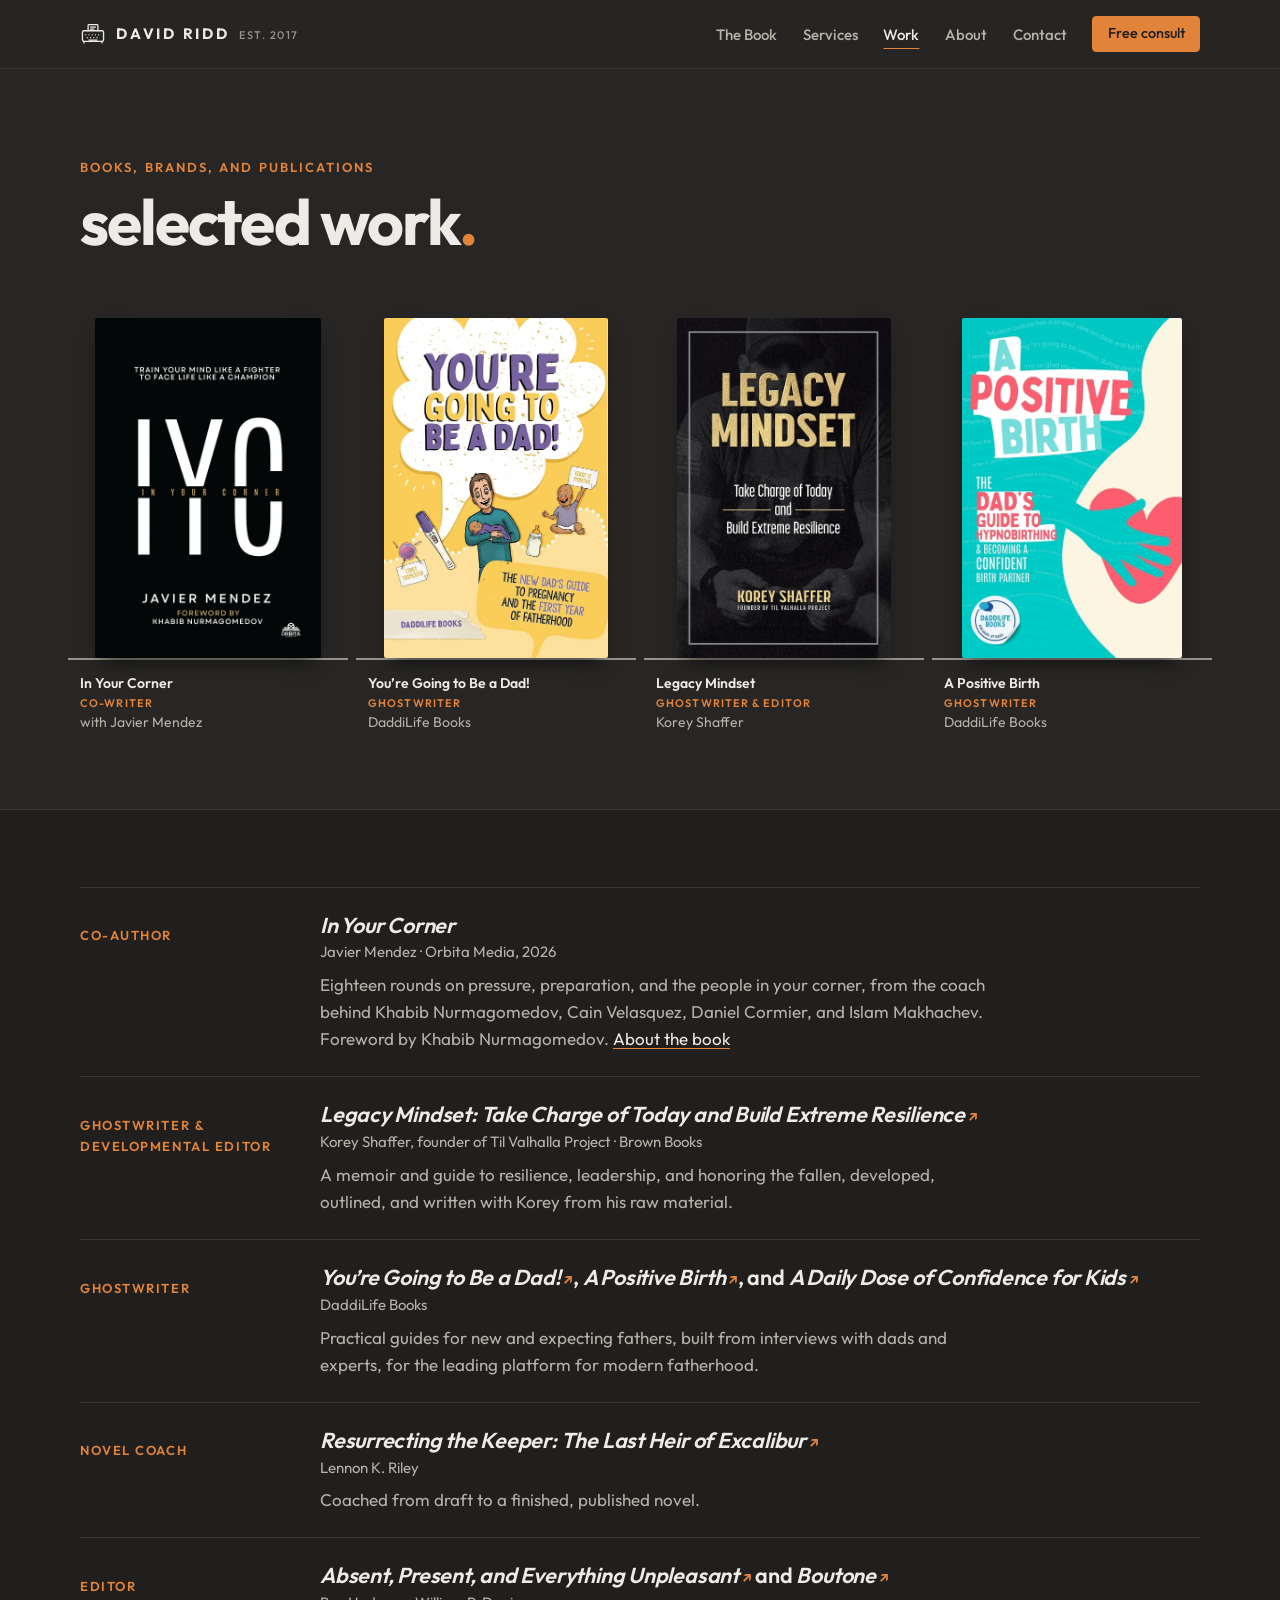
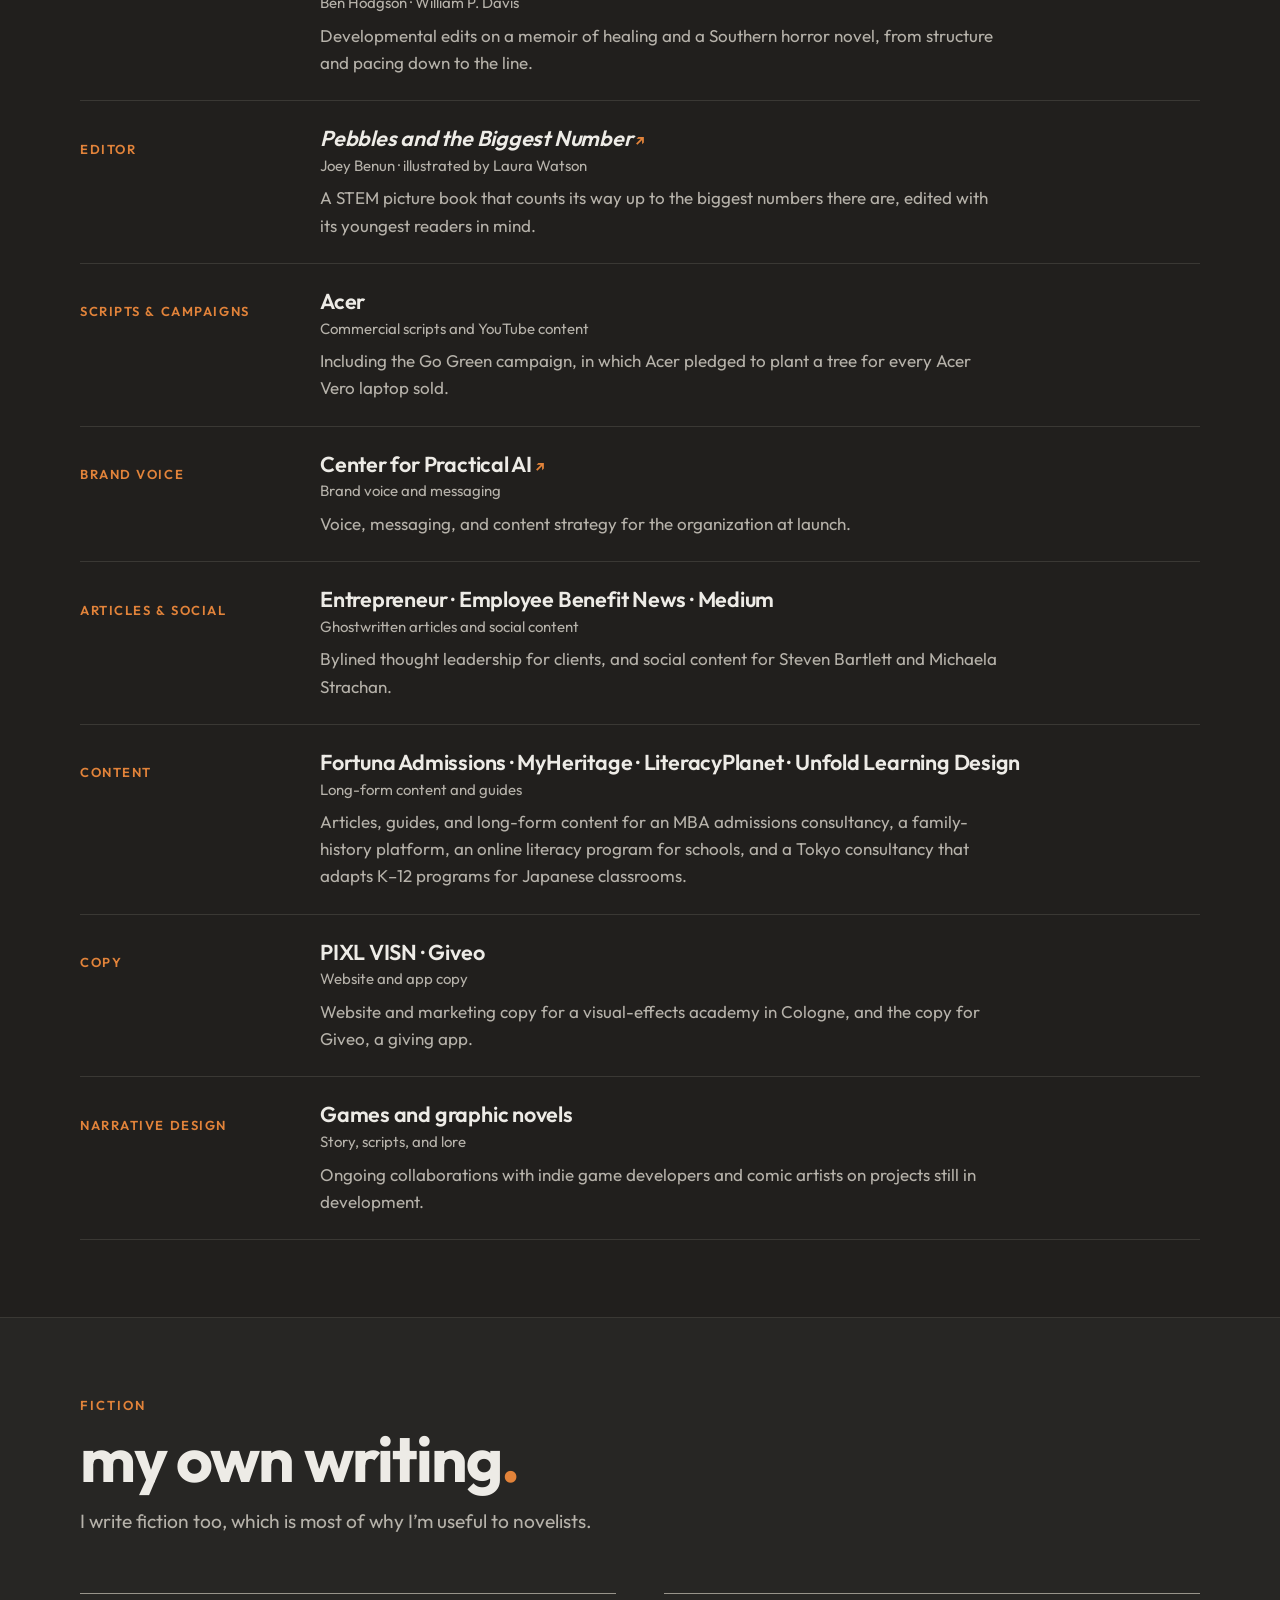
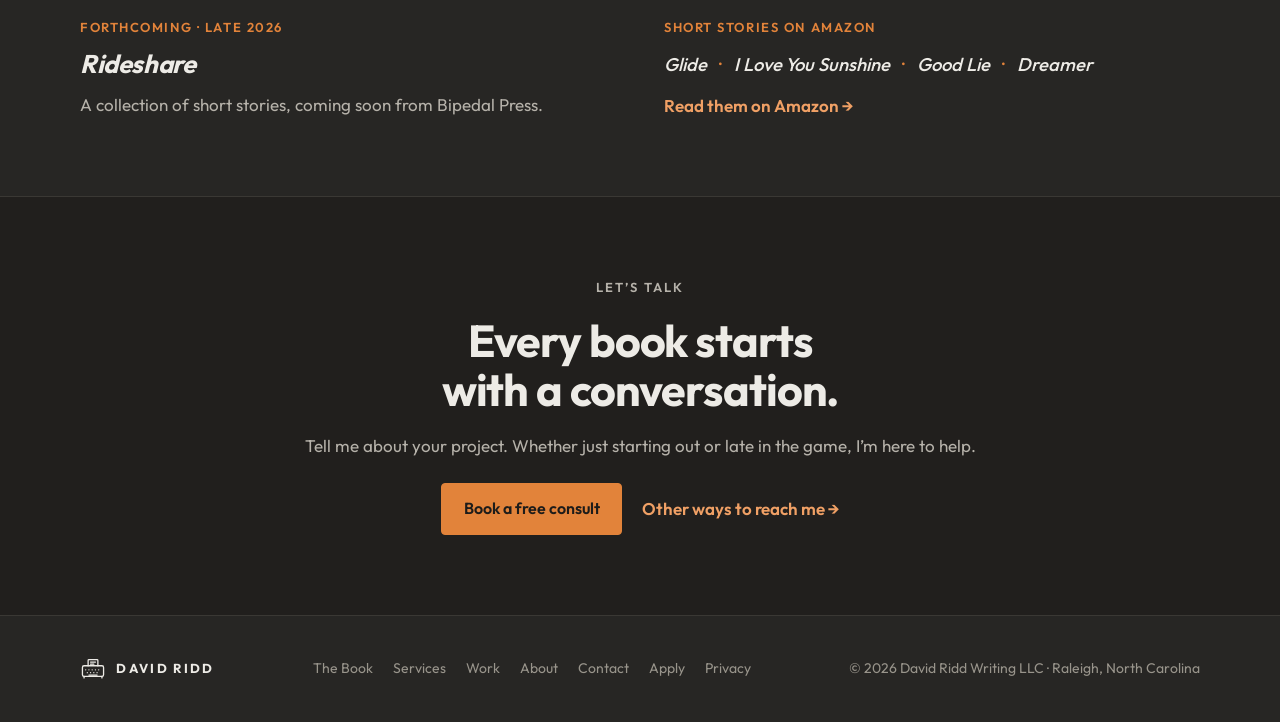
<file: work/index.html>
<!DOCTYPE html>
<html lang="en" class="no-js">
<head>
  <meta charset="utf-8">
  <meta name="viewport" content="width=device-width, initial-scale=1">
  <meta http-equiv="Content-Security-Policy" content="default-src 'self'; script-src 'self' 'sha256-eTOJgkjUMR9tZ2EpyJgH2GtlrxRBMVJXAQkWKiuHspg='; style-src 'self'; img-src 'self' data:; font-src 'self'; connect-src 'none'; object-src 'none'; base-uri 'self'; form-action 'none'">
  <meta name="referrer" content="strict-origin-when-cross-origin">
  <script>document.documentElement.className = document.documentElement.className.replace("no-js", "js");</script>
  <title>Selected Work | David Ridd</title>
  <meta name="description" content="Books, brands, and publications David Ridd has written for: In Your Corner, DaddiLife Books, Acer, MyHeritage, Fortuna Admissions, Entrepreneur, and more.">
  <link rel="canonical" href="https://davidridd.com/work/">
  <meta name="robots" content="index, follow">
  <meta name="theme-color" content="#272624">
  <meta name="author" content="David Ridd">

  <!-- Social previews -->
  <meta property="og:type" content="website">
  <meta property="og:site_name" content="David Ridd">
  <meta property="og:title" content="Selected Work | David Ridd">
  <meta property="og:description" content="Books, brands, and publications David Ridd has written for: In Your Corner, DaddiLife Books, Acer, MyHeritage, Fortuna Admissions, Entrepreneur, and more.">
  <meta property="og:url" content="https://davidridd.com/work/">
  <meta property="og:image" content="https://davidridd.com/assets/og-image.jpg">
  <meta property="og:image:width" content="1200">
  <meta property="og:image:height" content="630">
  <meta property="og:image:alt" content="David Ridd, ghostwriter and editor, with the cover of In Your Corner">
  <meta name="twitter:card" content="summary_large_image">
  <meta name="twitter:title" content="Selected Work | David Ridd">
  <meta name="twitter:description" content="Books, brands, and publications David Ridd has written for: In Your Corner, DaddiLife Books, Acer, MyHeritage, Fortuna Admissions, Entrepreneur, and more.">
  <meta name="twitter:image" content="https://davidridd.com/assets/og-image.jpg">

  <!-- Icons -->
  <link rel="icon" href="../favicon.svg" type="image/svg+xml">
  <link rel="icon" href="../favicon-32.png" sizes="32x32" type="image/png">
  <link rel="apple-touch-icon" href="../apple-touch-icon.png">

  <!-- The typeface is self-hosted: the site makes no third-party requests -->
  <link rel="preload" href="../assets/fonts/Outfit.woff2" as="font" type="font/woff2" crossorigin>
  <link rel="stylesheet" href="../assets/styles.css?v=27">
  <script type="application/ld+json">
  {
    "@context": "https://schema.org",
    "@graph": [
      {
        "@type": "Person",
        "@id": "https://davidridd.com/#person",
        "name": "David Ridd",
        "alternateName": "David W. Riddleberger II",
        "jobTitle": "Ghostwriter, developmental editor, and novel coach",
        "description": "Ghostwriter, developmental editor, and novel coach based in Raleigh, North Carolina. Co-author of In Your Corner with Javier Mendez.",
        "url": "https://davidridd.com/",
        "image": "https://davidridd.com/assets/headshot-1200.jpg",
        "address": { "@type": "PostalAddress", "addressLocality": "Raleigh", "addressRegion": "NC", "addressCountry": "US" },
        "alumniOf": { "@type": "CollegeOrUniversity", "name": "Appalachian State University" },
        "knowsLanguage": ["en", "es"],
        "sameAs": ["https://www.linkedin.com/in/david-riddleberger-ii-784300b7/", "https://www.fiverr.com/davidridd1", "https://www.instagram.com/david.ridd/", "https://www.amazon.com/stores/David-Ridd/author/B06WVLKZYP"]
      },
      {
        "@type": "WebSite",
        "@id": "https://davidridd.com/#website",
        "url": "https://davidridd.com/",
        "name": "David Ridd",
        "publisher": { "@id": "https://davidridd.com/#person" }
      }
    ]
  }
  </script>
</head>
<body>
  <a class="skip" href="#main">Skip to content</a>
  <header class="site-header">
    <nav class="wrap nav" aria-label="Main">
      <a class="brand" href="../">
        <svg viewBox="0 0 32 32" fill="none" stroke="currentColor" stroke-width="1.6" stroke-linecap="round" stroke-linejoin="round" aria-hidden="true" focusable="false">
          <path d="M10 12V5.5a1 1 0 0 1 1-1h10a1 1 0 0 1 1 1V12"/>
          <path d="M13 7.5h6M13 10h4"/>
          <rect x="3" y="12" width="26" height="13" rx="2"/>
          <path d="M7 17h.01M11 17h.01M15 17h.01M19 17h.01M23 17h.01M9 20.5h.01M13 20.5h.01M17 20.5h.01M21 20.5h.01"/>
          <path d="M11 23.5h10"/>
          <path d="M5 25v2M27 25v2"/>
        </svg>
        <span>David Ridd <small>est. 2017</small></span>
      </a>
      <button class="nav-toggle" type="button" aria-expanded="false" aria-controls="nav-links" aria-label="Open menu">
        <span></span><span></span><span></span>
      </button>
      <ul class="nav-links" id="nav-links">
        <li><a href="../book/">The Book</a></li>
        <li><a href="../services/">Services</a></li>
        <li><a href="../work/" aria-current="page">Work</a></li>
        <li><a href="../about/">About</a></li>
        <li><a href="../contact/">Contact</a></li>
        <li class="cta"><a class="btn btn-primary" href="https://calendly.com/davidriddwriting" target="_blank" rel="noopener">Free consult</a></li>
      </ul>
    </nav>
  </header>

  <main id="main">

    <section class="page-head">
      <div class="wrap">
        <div class="sec-head">
          <p class="eyebrow">Books, brands, and publications</p>
          <h1 class="sec-title">selected work<span class="dot">.</span></h1>
        </div>
      </div>
    </section>

    <section class="books" aria-label="Books">
      <div class="wrap">
        <ul class="shelf">
          <li>
            <a href="../book/">
              <picture class="cover">
                <source type="image/webp" srcset="../assets/iyc-cover-480.webp">
                <img src="../assets/iyc-cover-480.jpg" alt="Cover of In Your Corner" width="480" height="720" fetchpriority="high">
              </picture>
              <span class="cap"><strong>In Your Corner</strong><span class="role">Co-writer</span>with Javier Mendez</span>
            </a>
          </li>
          <li>
            <a href="https://www.amazon.com/Youre-Going-Dad-Pregnancy-Fatherhood/dp/B09GJKQTQN" target="_blank" rel="noopener">
              <picture class="cover">
                <source type="image/webp" srcset="../assets/covers/dad-480.webp">
                <img src="../assets/covers/dad-480.jpg" alt="Cover of You’re Going to Be a Dad!" width="480" height="731">
              </picture>
              <span class="cap"><strong>You&rsquo;re Going to Be a Dad!</strong><span class="role">Ghostwriter</span>DaddiLife Books</span>
            </a>
          </li>
          <li>
            <a href="https://www.amazon.com/Legacy-Mindset-Charge-Extreme-Resilience/dp/1612546943" target="_blank" rel="noopener">
              <picture class="cover">
                <source type="image/webp" srcset="../assets/covers/legacy-mindset-480.webp">
                <img src="../assets/covers/legacy-mindset-480.jpg" alt="Cover of Legacy Mindset" width="480" height="764">
              </picture>
              <span class="cap"><strong>Legacy Mindset</strong><span class="role">Ghostwriter &amp; editor</span>Korey Shaffer</span>
            </a>
          </li>
          <li>
            <a href="https://www.amazon.com/Positive-Birth-Hypnobirthing-Becoming-Confident/dp/1739884140" target="_blank" rel="noopener">
              <picture class="cover">
                <source type="image/webp" srcset="../assets/covers/positive-birth-480.webp">
                <img src="../assets/covers/positive-birth-480.jpg" alt="Cover of A Positive Birth" width="480" height="742">
              </picture>
              <span class="cap"><strong>A Positive Birth</strong><span class="role">Ghostwriter</span>DaddiLife Books</span>
            </a>
          </li>
        </ul>
      </div>
    </section>

    <section class="tint" aria-label="Selected work">
      <div class="wrap">
        <ol class="work">
          <li>
            <p class="role">Co-author</p>
            <div>
              <h2><em>In Your Corner</em> <span>Javier Mendez &middot; Orbita Media, 2026</span></h2>
              <p>Eighteen rounds on pressure, preparation, and the people in your corner, from the coach behind Khabib Nurmagomedov, Cain Velasquez, Daniel Cormier, and Islam Makhachev. Foreword by Khabib Nurmagomedov. <a href="../book/">About the book</a></p>
            </div>
          </li>
          <li>
            <p class="role">Ghostwriter &amp; developmental editor</p>
            <div>
              <h2><a href="https://www.amazon.com/Legacy-Mindset-Charge-Extreme-Resilience/dp/1612546943" target="_blank" rel="noopener"><em>Legacy Mindset: Take Charge of Today and Build Extreme Resilience</em></a> <span>Korey Shaffer, founder of Til Valhalla Project &middot; Brown Books</span></h2>
              <p>A memoir and guide to resilience, leadership, and honoring the fallen, developed, outlined, and written with Korey from his raw material.</p>
            </div>
          </li>
          <li>
            <p class="role">Ghostwriter</p>
            <div>
              <h2><a href="https://www.amazon.com/Youre-Going-Dad-Pregnancy-Fatherhood/dp/B09GJKQTQN" target="_blank" rel="noopener"><em>You&rsquo;re Going to Be a Dad!</em></a>, <a href="https://www.amazon.com/Positive-Birth-Hypnobirthing-Becoming-Confident/dp/1739884140" target="_blank" rel="noopener"><em>A Positive Birth</em></a>, and <a href="https://www.amazon.com/Daily-Dose-Confidence-Kids-Affirmation/dp/B0CJXGRW33" target="_blank" rel="noopener"><em>A Daily Dose of Confidence for Kids</em></a> <span>DaddiLife Books</span></h2>
              <p>Practical guides for new and expecting fathers, built from interviews with dads and experts, for the leading platform for modern fatherhood.</p>
            </div>
          </li>
          <li>
            <p class="role">Novel coach</p>
            <div>
              <h2><a href="https://www.amazon.com/RESURRECTING-KEEPER-LAST-HEIR-EXCALIBUR-ebook/dp/B0CZV36WJB" target="_blank" rel="noopener"><em>Resurrecting the Keeper: The Last Heir of Excalibur</em></a> <span>Lennon K. Riley</span></h2>
              <p>Coached from draft to a finished, published novel.</p>
            </div>
          </li>
          <li>
            <p class="role">Editor</p>
            <div>
              <h2><a href="https://www.amazon.com/Absent-Present-Everything-Unpleasant-Healing-ebook/dp/B0CW1B7PC3" target="_blank" rel="noopener"><em>Absent, Present, and Everything Unpleasant</em></a> and <a href="https://www.amazon.com/dp/B0F5SCGY88" target="_blank" rel="noopener"><em>Boutone</em></a> <span>Ben Hodgson &middot; William P. Davis</span></h2>
              <p>Developmental edits on a memoir of healing and a Southern horror novel, from structure and pacing down to the line.</p>
            </div>
          </li>
          <li>
            <p class="role">Editor</p>
            <div>
              <h2><a href="https://www.amazon.com/Pebbles-Biggest-Number-STEM-Adventure/dp/1737818604" target="_blank" rel="noopener"><em>Pebbles and the Biggest Number</em></a> <span>Joey Benun &middot; illustrated by Laura Watson</span></h2>
              <p>A STEM picture book that counts its way up to the biggest numbers there are, edited with its youngest readers in mind.</p>
            </div>
          </li>
          <li>
            <p class="role">Scripts &amp; campaigns</p>
            <div>
              <h2>Acer <span>Commercial scripts and YouTube content</span></h2>
              <p>Including the Go Green campaign, in which Acer pledged to plant a tree for every Acer Vero laptop sold.</p>
            </div>
          </li>
          <li>
            <p class="role">Brand voice</p>
            <div>
              <h2><a href="https://cp-ai.org/" target="_blank" rel="noopener">Center for Practical AI</a> <span>Brand voice and messaging</span></h2>
              <p>Voice, messaging, and content strategy for the organization at launch.</p>
            </div>
          </li>
          <li>
            <p class="role">Articles &amp; social</p>
            <div>
              <h2>Entrepreneur &middot; Employee Benefit News &middot; Medium <span>Ghostwritten articles and social content</span></h2>
              <p>Bylined thought leadership for clients, and social content for Steven Bartlett and Michaela Strachan.</p>
            </div>
          </li>
          <li>
            <p class="role">Content</p>
            <div>
              <h2>Fortuna Admissions &middot; MyHeritage &middot; LiteracyPlanet &middot; Unfold Learning Design <span>Long-form content and guides</span></h2>
              <p>Articles, guides, and long-form content for an MBA admissions consultancy, a family-history platform, an online literacy program for schools, and a Tokyo consultancy that adapts K&ndash;12 programs for Japanese classrooms.</p>
            </div>
          </li>
          <li>
            <p class="role">Copy</p>
            <div>
              <h2>PIXL VISN &middot; Giveo <span>Website and app copy</span></h2>
              <p>Website and marketing copy for a visual-effects academy in Cologne, and the copy for Giveo, a giving app.</p>
            </div>
          </li>
          <li>
            <p class="role">Narrative design</p>
            <div>
              <h2>Games and graphic novels <span>Story, scripts, and lore</span></h2>
              <p>Ongoing collaborations with indie game developers and comic artists on projects still in development.</p>
            </div>
          </li>
        </ol>
      </div>
    </section>

    <section id="writing" aria-labelledby="writing-label">
      <div class="wrap">
        <div class="sec-head">
          <p class="eyebrow">Fiction</p>
          <h2 class="sec-title" id="writing-label">my own writing<span class="dot">.</span></h2>
          <p class="lead">I write fiction too, which is most of why I&rsquo;m useful to novelists.</p>
        </div>
        <div class="writing">
          <div>
            <p class="tag">Forthcoming &middot; Late 2026</p>
            <h3><em>Rideshare</em></h3>
            <p>A collection of short stories, coming soon from Bipedal Press.</p>
          </div>
          <div>
            <p class="tag">Short stories on Amazon</p>
            <ul class="story-list">
              <li>Glide</li>
              <li>I Love You Sunshine</li>
              <li>Good Lie</li>
              <li>Dreamer</li>
            </ul>
            <a class="arrow-link" href="https://www.amazon.com/stores/David-Ridd/author/B06WVLKZYP" target="_blank" rel="noopener">Read them on Amazon</a>
          </div>
        </div>
      </div>
    </section>

    <section class="cta-band" aria-labelledby="cta-title">
      <div class="wrap inner">
        <p class="eyebrow">Let&rsquo;s talk</p>
        <h2 id="cta-title">Every book starts with a conversation.</h2>
        <p>Tell me about your project. Whether just starting out or late in the game, I&rsquo;m here to help.</p>
        <div class="actions">
          <a class="btn btn-primary" href="https://calendly.com/davidriddwriting" target="_blank" rel="noopener">Book a free consult</a>
          <a class="arrow-link" href="../contact/">Other ways to reach me</a>
        </div>
      </div>
    </section>

  </main>

  <footer class="site-footer">
    <div class="wrap footer-grid">
      <a class="brand" href="../">
        <svg viewBox="0 0 32 32" fill="none" stroke="currentColor" stroke-width="1.6" stroke-linecap="round" stroke-linejoin="round" aria-hidden="true" focusable="false">
          <path d="M10 12V5.5a1 1 0 0 1 1-1h10a1 1 0 0 1 1 1V12"/>
          <path d="M13 7.5h6M13 10h4"/>
          <rect x="3" y="12" width="26" height="13" rx="2"/>
          <path d="M7 17h.01M11 17h.01M15 17h.01M19 17h.01M23 17h.01M9 20.5h.01M13 20.5h.01M17 20.5h.01M21 20.5h.01"/>
          <path d="M11 23.5h10"/>
          <path d="M5 25v2M27 25v2"/>
        </svg>
        <span>David Ridd</span>
      </a>
      <ul class="footer-links"><li><a href="../book/">The Book</a></li><li><a href="../services/">Services</a></li><li><a href="../work/">Work</a></li><li><a href="../about/">About</a></li><li><a href="../contact/">Contact</a></li><li><a href="../apply/">Apply</a></li><li><a href="../privacy/">Privacy</a></li></ul>
      <p>&copy; 2026 David Ridd Writing LLC &middot; Raleigh, North Carolina</p>
    </div>
  </footer>

  <script src="../assets/site.js?v=27" defer></script>
</body>
</html>
</file>
<file: assets/styles.css>
/* davidridd.com
   Layout: short pages with one reading measure for prose, a wider bleed for the
   book, thin hairlines as breaks, and the bold lowercase-with-period section
   labels carried over from Ridd's portfolio.
   Palette: Ridd's own charcoal and cream, with a burnt-orange accent.
   To change the accent, edit --accent and --accent-2 below; nothing else. */

@font-face {
  font-family: "Outfit";
  src: url("fonts/Outfit.woff2") format("woff2");
  font-weight: 100 900;
  font-style: normal;
  font-display: swap;
}

:root {
  color-scheme: dark;
  --bg: #272624;
  --bg-2: #211f1d;
  --ink: #edebe6;
  --ink-2: #b6b2aa;
  --ink-3: #98948b;
  --rule: #3a3834;
  --accent: #e2833a;
  --accent-2: #f0a065;
  --accent-ink: #1d1c1a;
  --sans: "Outfit", -apple-system, BlinkMacSystemFont, "Segoe UI", Roboto, "Helvetica Neue", Arial, sans-serif;
  --wrap: 1120px;
  --gutter: clamp(16px, 5vw, 48px);
  --measure: 62ch;
  --nav-h: 68px;
}

/* ---------- Base ---------- */
*, *::before, *::after { box-sizing: border-box; }
html { scroll-behavior: smooth; -webkit-text-size-adjust: 100%; }
@media (prefers-reduced-motion: reduce) {
  html { scroll-behavior: auto; }
  *, *::before, *::after { transition: none !important; animation: none !important; }
}
body {
  margin: 0;
  background: var(--bg);
  color: var(--ink);
  font-family: var(--sans);
  font-size: 1.0625rem;
  line-height: 1.6;
  -webkit-font-smoothing: antialiased;
  text-rendering: optimizeLegibility;
}
img { max-width: 100%; height: auto; display: block; }
a { color: var(--ink); text-decoration: underline; text-decoration-thickness: 1px; text-underline-offset: 0.18em; text-decoration-color: var(--accent); }
a:hover { color: var(--accent-2); text-decoration-color: currentColor; }
:focus-visible { outline: 2px solid var(--accent-2); outline-offset: 3px; border-radius: 2px; }
h1, h2, h3 { font-family: var(--sans); font-weight: 700; line-height: 1.1; margin: 0; text-wrap: balance; letter-spacing: -0.015em; }
p { margin: 0; }
ul, ol { margin: 0; padding: 0; }
em, i { font-style: italic; }
strong { font-weight: 600; }
.wrap { width: min(100% - 2 * var(--gutter), var(--wrap)); margin-inline: auto; }
.measure { max-width: var(--measure); }

.skip {
  position: absolute; left: 16px; top: -60px; z-index: 100;
  background: var(--accent); color: var(--accent-ink); padding: .6em 1em; border-radius: 4px; font-weight: 600;
}
.skip:focus { top: 12px; }

/* ---------- Type roles ---------- */
.eyebrow {
  font-size: .8125rem;
  font-weight: 600;
  letter-spacing: .16em;
  text-transform: uppercase;
  color: var(--accent);
}
.sec-title {
  font-size: clamp(2.6rem, 1.6rem + 3vw, 4.2rem);
  font-weight: 700;
  letter-spacing: -0.03em;
  line-height: 1;
}
.sec-title .dot { color: var(--accent); }
.lead { font-size: 1.2rem; line-height: 1.55; color: var(--ink-2); font-weight: 400; }
.muted { color: var(--ink-2); }
.small { font-size: .9375rem; }

/* ---------- Buttons ---------- */
.btn {
  display: inline-flex; align-items: center; gap: .5em;
  font-weight: 600; font-size: 1rem; line-height: 1.2;
  padding: .95em 1.35em; border-radius: 4px; text-decoration: none;
  border: 1px solid transparent; white-space: nowrap;
  transition: background-color .15s ease, border-color .15s ease, color .15s ease, transform .15s ease;
}
.btn-primary { background: var(--accent); color: var(--accent-ink); border-color: var(--accent); }
.btn-primary:hover { background: var(--accent-2); border-color: var(--accent-2); color: var(--accent-ink); }
.btn-ghost { background: transparent; color: var(--ink); border-color: var(--ink-3); }
.btn-ghost:hover { border-color: var(--ink); color: var(--ink); }
.btn:active { transform: translateY(1px); }
.arrow-link { font-weight: 600; text-decoration: none; color: var(--accent-2); }
.arrow-link::after { content: " \2192"; }
.arrow-link:hover { text-decoration: underline; color: var(--ink); }

/* ---------- Header / nav ---------- */
.site-header {
  position: sticky; top: 0; z-index: 50;
  background: rgba(39, 38, 36, .88);
  -webkit-backdrop-filter: blur(10px); backdrop-filter: blur(10px);
  border-bottom: 1px solid var(--rule);
}
.nav {
  height: var(--nav-h);
  display: flex; align-items: center; justify-content: space-between; gap: 1rem;
}
.brand {
  display: inline-flex; align-items: center; gap: .65rem;
  color: var(--ink); text-decoration: none;
  font-weight: 700; letter-spacing: .18em; font-size: .9375rem; text-transform: uppercase;
}
.brand:hover { color: var(--ink); }
.brand svg { width: 26px; height: 26px; color: var(--ink); flex: none; }
.brand small { font-weight: 500; letter-spacing: .14em; font-size: .6875rem; color: var(--ink-3); margin-left: .25rem; }
.nav-links { display: flex; align-items: center; gap: 1.6rem; list-style: none; }
.nav-links a { color: var(--ink-2); text-decoration: none; font-size: .9375rem; font-weight: 500; }
.nav-links a:hover { color: var(--ink); }
.nav-links a[aria-current="page"] { color: var(--ink); text-decoration: underline; text-decoration-color: var(--accent); text-underline-offset: .5em; }
.nav-links .btn { padding: .6em 1em; font-size: .9rem; }
.nav-links a.btn-primary { color: var(--accent-ink); }
.nav-links a.btn-primary:hover { color: var(--accent-ink); }
.nav-toggle {
  display: none; background: none; border: 1px solid var(--rule); color: var(--ink);
  width: 42px; height: 42px; border-radius: 4px; cursor: pointer; padding: 0;
}
.nav-toggle span { display: block; width: 18px; height: 2px; background: currentColor; margin: 4px auto; transition: transform .2s ease, opacity .2s ease; }
@media (max-width: 860px) {
  .nav-toggle { display: inline-block; }
  .nav-links {
    display: none; position: absolute; left: 0; right: 0; top: var(--nav-h);
    flex-direction: column; align-items: stretch; gap: 0;
    background: var(--bg-2); border-bottom: 1px solid var(--rule);
    padding: .5rem var(--gutter) 1rem;
  }
  .nav-links li { border-top: 1px solid var(--rule); }
  .nav-links li:first-child { border-top: 0; }
  .nav-links a { display: block; padding: .9rem 0; font-size: 1.05rem; }
  .nav-links a[aria-current="page"] { text-decoration: none; color: var(--accent-2); }
  .nav-links .btn { margin-top: .75rem; justify-content: center; text-align: center; }
  .nav-links li.cta { border-top: 0; }
  .site-header[data-open="true"] .nav-links { display: flex; }
  .site-header[data-open="true"] .nav-toggle span:nth-child(1) { transform: translateY(6px) rotate(45deg); }
  .site-header[data-open="true"] .nav-toggle span:nth-child(2) { opacity: 0; }
  .site-header[data-open="true"] .nav-toggle span:nth-child(3) { transform: translateY(-6px) rotate(-45deg); }
}

/* ---------- Sections ---------- */
section { padding-block: clamp(3.5rem, 6vw, 5rem); }
section.tint { background: var(--bg-2); border-top: 1px solid var(--rule); border-bottom: 1px solid var(--rule); }
section.tint + section.tint { border-top: 0; }
.sec-head { display: grid; gap: .75rem; margin-bottom: clamp(2rem, 5vw, 3.5rem); }
.sec-head .lead { max-width: var(--measure); margin-top: .25rem; }
.sec-head .row { display: flex; flex-wrap: wrap; align-items: baseline; justify-content: space-between; gap: 1rem; }
.page-head { padding-block: clamp(3rem, 7vw, 5.5rem) 0; }
.page-head .sec-head { margin-bottom: 0; }

/* ---------- Hero ---------- */
.hero { padding-block: clamp(3rem, 7vw, 5.5rem) clamp(2.5rem, 4vw, 3.5rem); }
.hero-grid {
  display: grid; grid-template-columns: minmax(0, 1.15fr) minmax(0, .85fr);
  gap: clamp(2rem, 6vw, 5rem); align-items: center;
}
.hero-text { border-left: 1px solid var(--ink-3); padding-left: clamp(1.25rem, 3vw, 2.25rem); display: grid; gap: 1.4rem; min-width: 0; }
.hero h1 {
  font-size: clamp(2.5rem, 1.3rem + 4.2vw, 4.3rem);
  letter-spacing: -0.03em; line-height: 1.02;
}
.hero h1 .hl { color: var(--accent); }
.hero .lead { max-width: 56ch; }
.hero-copy { display: grid; gap: .9rem; }
.hero-points { list-style: none; display: grid; gap: .5rem; max-width: 56ch; font-size: 1.0625rem; line-height: 1.5; color: var(--ink-2); }
.hero-points li { display: grid; grid-template-columns: 1.6rem minmax(0, 1fr); align-items: baseline; }
.hero-points li::before { content: "\2014"; color: var(--accent); font-weight: 600; }
.hero-points strong { color: var(--ink); font-weight: 600; }
.hero-actions { display: flex; flex-wrap: wrap; gap: .8rem 1.25rem; align-items: center; }
.hero-photo { margin: 0; justify-self: end; width: min(100%, 420px); min-width: 0; }
.hero-photo img { width: 100%; aspect-ratio: 4 / 5; object-fit: cover; object-position: 50% 20%; border-radius: 4px; }
.hero-photo figcaption { margin-top: .75rem; font-size: .8125rem; color: var(--ink-3); letter-spacing: .06em; }
@media (max-width: 820px) {
  .hero { padding-top: 0; }
  .hero-grid { grid-template-columns: 1fr; gap: 0; }
  .hero-text { border-left: 0; padding-left: 0; position: relative; z-index: 1; margin-top: -3.5rem; }
  .hero-photo { order: -1; justify-self: stretch; width: auto; margin: 0 calc(-1 * var(--gutter)); }
  .hero-photo img { aspect-ratio: 4 / 5; object-position: 50% 15%; border-radius: 0; -webkit-mask-image: linear-gradient(to bottom, #000 55%, transparent 100%); mask-image: linear-gradient(to bottom, #000 55%, transparent 100%); }
  .hero-photo figcaption { display: none; }
}

/* Proof strip */
.proof {
  margin-top: clamp(2.5rem, 5vw, 3.5rem);
  display: grid; grid-template-columns: repeat(4, minmax(0, 1fr)); gap: 1.5rem 2rem;
  border-top: 1px solid var(--rule); padding-top: 1.75rem;
}
.proof div { display: grid; gap: .25rem; align-content: start; min-width: 0; }
.proof dt { font-size: 2rem; font-weight: 600; line-height: 1; color: var(--ink); letter-spacing: -0.02em; font-variant-numeric: tabular-nums; }
.proof dd { margin: 0; font-size: .875rem; color: var(--ink-2); }
@media (max-width: 720px) { .proof { grid-template-columns: repeat(2, minmax(0, 1fr)); } }
.clients-marquee { margin-top: 2rem; }
.clients-head { display: flex; align-items: center; justify-content: space-between; gap: 1rem; margin-bottom: 1rem; }
.clients-label { font-size: .75rem; font-weight: 600; letter-spacing: .12em; text-transform: uppercase; color: var(--ink-3); }
.marquee-toggle { display: inline-flex; align-items: center; gap: .5rem; min-height: 24px; padding: 0 .1rem; background: none; border: 0; border-radius: 2px; color: var(--ink-3); font: inherit; font-size: .75rem; font-weight: 600; letter-spacing: .12em; text-transform: uppercase; cursor: pointer; }
.marquee-toggle:hover { color: var(--ink); }
.marquee-toggle::before { content: ""; width: 8px; height: 9px; border-left: 3px solid currentColor; border-right: 3px solid currentColor; }
.marquee-toggle.is-paused::before { width: 0; height: 0; border-style: solid; border-width: 5px 0 5px 8px; border-color: transparent transparent transparent currentColor; }
.marquee { display: flex; overflow: hidden; -webkit-mask-image: linear-gradient(90deg, transparent, #000 8%, #000 92%, transparent); mask-image: linear-gradient(90deg, transparent, #000 8%, #000 92%, transparent); }
.logos { list-style: none; display: flex; flex: none; align-items: center; gap: 3.5rem; padding-right: 3.5rem; animation: marquee 48s linear infinite; }
.marquee:hover .logos, .marquee.is-paused .logos { animation-play-state: paused; }
@media (min-width: 821px) { .logos { animation-duration: 70s; } }
@keyframes marquee { to { transform: translateX(-100%); } }
.wordmark { font-weight: 700; font-size: 1.3rem; letter-spacing: -0.01em; color: var(--ink); white-space: nowrap; }
.logos img { display: block; }
@media (prefers-reduced-motion: reduce) {
  .marquee { display: block; overflow: visible; -webkit-mask-image: none; mask-image: none; }
  .logos { flex-wrap: wrap; gap: 1rem 2.25rem; padding-right: 0; }
  .logos[aria-hidden] { display: none; }
}

/* ---------- Book ---------- */
.book-grid {
  display: grid; grid-template-columns: minmax(0, .8fr) minmax(0, 1.2fr);
  gap: clamp(2rem, 6vw, 5rem); align-items: start;
}
.book-cover { margin: 0; width: min(100%, 360px); justify-self: center; }
.book-cover-sticky { position: sticky; top: calc(var(--nav-h) + 2rem); }
.book-cover img { width: 100%; border-radius: 3px; box-shadow: 0 40px 70px -30px rgba(0,0,0,.9), 0 0 0 1px rgba(255,255,255,.05); }
.book-body { display: grid; gap: 1.25rem; min-width: 0; }
.book-title { font-size: clamp(2.2rem, 1.4rem + 2.4vw, 3.2rem); line-height: 1.02; letter-spacing: -0.03em; }
.book-sub { font-size: 1.2rem; color: var(--ink-2); line-height: 1.4; font-weight: 400; }
.book-meta { display: grid; gap: .25rem; font-size: .9375rem; color: var(--ink-2); }
.book-meta strong { color: var(--ink); font-weight: 600; }
.book-meta .credit em { color: var(--accent-2); font-style: normal; font-weight: 600; }
.epigraph {
  border-left: 2px solid var(--accent); padding-left: 1.1rem; margin: 0;
  font-size: 1.3rem; line-height: 1.4; color: var(--ink); font-weight: 500; letter-spacing: -0.01em;
}
.epigraph cite { display: block; margin-top: .5rem; font-style: normal; font-size: .8125rem; letter-spacing: .1em; text-transform: uppercase; color: var(--ink-3); font-weight: 500; }
.epigraph cite a { color: var(--ink-3); }
.epigraph cite a:hover { color: var(--accent-2); }
.verdict { margin-top: clamp(2rem, 4vw, 3rem); max-width: 60rem; }
.book-actions { display: flex; flex-wrap: wrap; gap: .8rem 1.25rem; align-items: center; margin-top: .25rem; }
.book-teaser .book-cover { width: min(100%, 280px); }
.made-foot { display: grid; grid-template-columns: min(100%, 380px) minmax(0, 1fr); gap: 2rem 4rem; align-items: center; margin-top: clamp(2.5rem, 5vw, 4rem); }
.made-foot .verdict { margin: 0; }
.photos { display: grid; gap: 1.5rem; align-content: start; }
.made-foot:has(.photo + .photo) { grid-template-columns: minmax(0, 1fr); }
.made-foot:has(.photo + .photo) .photos { grid-template-columns: repeat(2, minmax(0, 1fr)); max-width: 52rem; }
.photo { margin: 0; }
.photo img { display: block; width: 100%; height: auto; border-radius: 4px; box-shadow: 0 30px 50px -28px rgba(0, 0, 0, .9), 0 0 0 1px rgba(255, 255, 255, .05); }
.photo figcaption { margin-top: .8rem; font-size: .875rem; line-height: 1.45; color: var(--ink-3); }
@media (max-width: 820px) {
  .book-grid { grid-template-columns: 1fr; }
  .book-cover, .book-teaser .book-cover { justify-self: start; width: min(100%, 240px); }
  .book-cover-sticky { position: static; }
  .made-foot { grid-template-columns: 1fr; }
  .made-foot .photos { width: min(100%, 420px); }
  .made-foot:has(.photo + .photo) .photos { grid-template-columns: minmax(0, 1fr); }
}

/* Case-study list on the book page */
.checklist { list-style: none; display: grid; grid-template-columns: repeat(2, minmax(0, 1fr)); gap: 1rem 2.5rem; max-width: 60rem; }
.checklist li { display: grid; grid-template-columns: 1.4rem minmax(0, 1fr); gap: .75rem; color: var(--ink-2); border-top: 1px solid var(--rule); padding-top: .9rem; }
.checklist li::before { content: "\2014"; color: var(--accent); font-weight: 600; }
.checklist strong { color: var(--ink); display: block; font-weight: 600; }
@media (max-width: 720px) { .checklist { grid-template-columns: 1fr; } }

/* ---------- Services ---------- */
.services { display: grid; grid-template-columns: repeat(3, minmax(0, 1fr)); gap: clamp(1.5rem, 4vw, 3rem); }
.service { border-top: 1px solid var(--ink-3); padding-top: 1.4rem; display: grid; grid-template-rows: auto auto 1fr auto auto; gap: .9rem; align-content: start; min-width: 0; transition: border-color .25s ease; }
.service:hover, .service:focus-within { border-top-color: var(--accent); }
.s-icon { display: block; width: 42px; height: 42px; color: var(--ink-3); transition: color .25s ease, transform .25s ease; }
.s-icon svg { width: 100%; height: 100%; display: block; }
.service:hover .s-icon, .service:focus-within .s-icon { color: var(--accent); transform: translateY(-3px); }
.service h2, .service h3 { font-size: 1.6rem; }
.service p { color: var(--ink-2); }
.service .price { font-size: .875rem; font-weight: 600; letter-spacing: .08em; text-transform: uppercase; color: var(--ink); }
.service .price span { color: var(--accent-2); }
.avail { position: relative; display: inline-flex; align-items: center; gap: .55rem; font-size: .875rem; font-weight: 500; color: var(--ink); }
.avail::before { content: ""; width: .5rem; height: .5rem; border-radius: 50%; background: var(--accent); box-shadow: 0 0 0 3px rgba(226, 131, 58, .22); flex: none; }
.avail::after { content: ""; position: absolute; left: 0; top: 50%; width: .5rem; height: .5rem; margin-top: -.25rem; border-radius: 50%; background: rgba(226, 131, 58, .55); animation: avail-ring 2.4s ease-out infinite; pointer-events: none; }
@keyframes avail-ring {
  0% { transform: scale(1); opacity: 1; }
  70%, 100% { transform: scale(3); opacity: 0; }
}
.service .body { display: grid; gap: .9rem; align-content: start; }
.service .avail { margin-top: -.2rem; }
.services-note { margin-top: 2.5rem; color: var(--ink-2); max-width: var(--measure); }
@media (max-width: 820px) { .services { grid-template-columns: 1fr; } }

/* ---------- Process ---------- */
.steps { display: grid; grid-template-columns: repeat(4, minmax(0, 1fr)); gap: 2rem; counter-reset: step; list-style: none; }
.steps li { display: grid; gap: .5rem; align-content: start; min-width: 0; border-top: 1px solid var(--rule); padding-top: 1.2rem; }
.steps li::before {
  counter-increment: step; content: counter(step, decimal-leading-zero);
  font-size: 1.25rem; font-weight: 600; color: var(--accent); line-height: 1; letter-spacing: .04em;
}
.steps h3 { font-size: 1.3rem; }
.steps p { color: var(--ink-2); font-size: .9875rem; }
@media (max-width: 820px) { .steps { grid-template-columns: repeat(2, minmax(0, 1fr)); } }
@media (max-width: 480px) { .steps { grid-template-columns: 1fr; } }

/* ---------- Application (apply page) ---------- */
.prompts { list-style: none; counter-reset: q; display: grid; gap: 0; max-width: 60rem; border-top: 1px solid var(--rule); }
.prompts li { display: grid; grid-template-columns: 2.75rem minmax(0, 1fr); gap: 1rem; padding: 1.1rem 0; border-bottom: 1px solid var(--rule); color: var(--ink-2); }
.prompts li::before { counter-increment: q; content: counter(q, decimal-leading-zero); color: var(--accent); font-weight: 600; font-size: .9375rem; letter-spacing: .06em; padding-top: .15rem; }
.prompts strong { color: var(--ink); font-weight: 600; }
.apply-actions { display: flex; flex-wrap: wrap; gap: .8rem 1.25rem; align-items: center; margin-top: 2rem; }
.apply-note { margin-top: 1rem; max-width: var(--measure); }
.actions { display: flex; flex-wrap: wrap; gap: .8rem 1.25rem; align-items: center; }

/* ---------- FAQ ---------- */
.faq { display: grid; gap: 0; max-width: 60rem; border-top: 1px solid var(--rule); }
.faq div { display: grid; grid-template-columns: minmax(0, .9fr) minmax(0, 1.4fr); gap: .5rem 2.5rem; padding: 1.25rem 0; border-bottom: 1px solid var(--rule); }
.faq h2, .faq h3 { font-size: 1.15rem; font-weight: 600; }
.faq p { color: var(--ink-2); }
@media (max-width: 720px) { .faq div { grid-template-columns: 1fr; } }

/* ---------- Testimonials ---------- */
section.quotes { padding-block: clamp(2.5rem, 5vw, 4rem); }
.carousel { display: grid; gap: 1.5rem; justify-items: center; }
.slides { display: grid; width: 100%; }
.js .slides { overflow: hidden; transition: height .35s ease; }
.slides .quote { grid-area: 1 / 1; align-self: start; transition: opacity .45s ease; }
.js .slides .quote:not(.is-active) { opacity: 0; visibility: hidden; pointer-events: none; }
.no-js .slides { gap: 3rem; }
.no-js .slides .quote { grid-area: auto; }
.carousel-nav { display: none; align-items: center; gap: 1.25rem; }
.js .carousel-nav[data-count]:not([data-count="1"]) { display: flex; }
.c-btn { background: none; border: 1px solid var(--rule); color: var(--ink-2); width: 40px; height: 40px; border-radius: 50%; cursor: pointer; font-size: 1.1rem; line-height: 1; display: grid; place-items: center; transition: border-color .15s ease, color .15s ease; }
.c-btn:hover { border-color: var(--accent); color: var(--accent-2); }
.dots { display: flex; gap: .1rem; }
.dots button { width: 24px; height: 24px; border-radius: 50%; border: 0; padding: 0; background: transparent; cursor: pointer; display: grid; place-items: center; }
.dots button::before { content: ""; width: 10px; height: 10px; border-radius: 50%; background: var(--rule); transition: background-color .15s ease, transform .15s ease; }
.dots button[aria-selected="true"]::before { background: var(--accent); transform: scale(1.2); }
.dots button:hover::before { background: var(--ink-3); }
.visually-hidden { position: absolute; width: 1px; height: 1px; overflow: hidden; clip: rect(0 0 0 0); clip-path: inset(50%); white-space: nowrap; }
.quote { max-width: 62ch; margin: 0 auto; text-align: center; display: grid; gap: 1rem; justify-items: center; }
.quote .mark { font-size: 3.5rem; line-height: .45; color: var(--accent); font-weight: 700; }
.quote blockquote { margin: 0; font-size: clamp(1.1rem, 1rem + .5vw, 1.3rem); line-height: 1.55; font-weight: 400; text-wrap: pretty; }
.quote figcaption { font-size: .8125rem; letter-spacing: .12em; text-transform: uppercase; color: var(--ink-2); font-weight: 500; }
.quote figcaption em { font-style: italic; text-transform: none; letter-spacing: 0; font-size: 1rem; color: var(--ink); font-weight: 500; }
.quote figcaption a { color: var(--ink); text-decoration: underline; text-decoration-color: var(--accent); text-underline-offset: .2em; }
.quote figcaption a:hover { color: var(--accent-2); text-decoration: underline; }

/* ---------- Work ---------- */
/* ---------- The four books at the top of the Work page ---------- */
.books { padding-top: clamp(2rem, 4vw, 3rem); }
.shelf { container-type: inline-size; list-style: none; display: flex; flex-wrap: wrap; gap: 3rem 2rem; padding: 1rem .75rem 0; margin: 0 -.75rem; }
.shelf li { --cover: min(340px, (25cqw - 1.5rem) * 1.5); position: relative; flex: none; width: calc(25% - 1.5rem); }
.shelf li::after { content: ""; position: absolute; left: -.75rem; right: -.75rem; top: var(--cover); height: 2px; background: var(--ink-3); }
.shelf a { display: grid; grid-template-rows: var(--cover) auto; gap: 1rem; text-decoration: none; color: var(--ink-2); }
.shelf .cover { position: relative; z-index: 1; align-self: end; justify-self: center; max-height: var(--cover); max-width: 100%; width: auto; height: auto; display: block; border-radius: 2px; box-shadow: 0 10px 18px -8px rgba(0, 0, 0, .7); transition: transform .3s cubic-bezier(.2, .7, .2, 1), box-shadow .3s ease; }
.shelf picture.cover img { height: var(--cover); width: auto; max-width: 100%; display: block; border-radius: 2px; }
.shelf .cover-plain { height: var(--cover); }
.shelf .cover-plain { width: 100%; display: grid; align-content: end; gap: .4rem; padding: 1rem .9rem; background: linear-gradient(90deg, #3b3934 0, #46433d 9px, #2f2d2a 11px, #34322e 100%); border: 1px solid var(--rule); color: var(--ink); }
.shelf .cover-plain .t { font-weight: 700; font-size: .95rem; line-height: 1.15; letter-spacing: -0.01em; text-wrap: balance; }
.shelf .cover-plain .a { font-size: .6875rem; letter-spacing: .1em; text-transform: uppercase; color: var(--ink-3); }
.shelf a:hover .cover, .shelf a:focus-visible .cover { transform: translateY(-12px) rotate(-1.5deg); box-shadow: 0 26px 32px -12px rgba(0, 0, 0, .75); }
.shelf .cap { font-size: .875rem; line-height: 1.35; }
.shelf .cap strong { display: block; color: var(--ink); font-weight: 600; transition: color .2s ease; }
.shelf .cap .role { display: block; font-size: .6875rem; font-weight: 600; letter-spacing: .1em; text-transform: uppercase; color: var(--accent); margin: .2rem 0 .15rem; }
.shelf a:hover .cap strong, .shelf a:focus-visible .cap strong { color: var(--accent-2); }
@media (prefers-reduced-motion: reduce) { .shelf a:hover .cover, .shelf a:focus-visible .cover { transform: none; } }
@media (max-width: 900px) { .shelf li { --cover: min(240px, (25cqw - 1.5rem) * 1.5); } }
@media (max-width: 640px) { .shelf { gap: 2.25rem 1rem; } .shelf li { --cover: min(230px, (50cqw - .5rem) * 1.5); width: calc(50% - .5rem); } .shelf li::after { left: -.5rem; right: -.5rem; } }

.work { list-style: none; border-top: 1px solid var(--rule); }
.work li {
  display: grid; grid-template-columns: 200px minmax(0, 1fr); gap: .5rem 2.5rem;
  padding: 1.5rem 0; border-bottom: 1px solid var(--rule);
}
.work .role { font-size: .8125rem; font-weight: 600; letter-spacing: .12em; text-transform: uppercase; color: var(--accent); padding-top: .3rem; }
.work h2 { font-size: 1.35rem; line-height: 1.25; font-weight: 600; letter-spacing: -0.01em; }
.work h2 span { font-size: .9375rem; color: var(--ink-2); font-style: normal; font-weight: 400; display: block; margin-top: .3rem; letter-spacing: 0; }
.work p { color: var(--ink-2); margin-top: .55rem; max-width: var(--measure); }
.work h2 a { color: var(--ink); text-decoration: none; }
.work h2 a::after { content: " \2197"; font-size: .7em; color: var(--accent); font-style: normal; }
.work h2 a:hover { color: var(--accent-2); text-decoration: underline; }
@media (max-width: 720px) { .work li { grid-template-columns: 1fr; gap: .35rem; } }

/* ---------- Own writing ---------- */
.writing { display: grid; grid-template-columns: repeat(2, minmax(0, 1fr)); gap: clamp(1.5rem, 4vw, 3rem); }
.writing > div { border-top: 1px solid var(--ink-3); padding-top: 1.4rem; display: grid; gap: .8rem; align-content: start; min-width: 0; }
.writing h3 { font-size: 1.6rem; }
.writing .tag { font-size: .8125rem; font-weight: 600; letter-spacing: .12em; text-transform: uppercase; color: var(--accent); }
.writing p { color: var(--ink-2); }
.story-list { list-style: none; display: flex; flex-wrap: wrap; gap: .5rem .75rem; font-size: 1.15rem; font-weight: 500; font-style: italic; }
.story-list li + li::before { content: "\00B7"; color: var(--accent); margin-right: .75rem; font-style: normal; }
@media (max-width: 720px) { .writing { grid-template-columns: 1fr; } }

/* ---------- About ---------- */
.about-grid { display: grid; grid-template-columns: minmax(0, 1.35fr) minmax(0, .85fr); gap: clamp(2rem, 6vw, 5rem); align-items: start; }
.about-text { display: grid; gap: 1.1rem; max-width: var(--measure); min-width: 0; }
.about-text p { color: var(--ink-2); }
.about-text p:first-of-type { color: var(--ink); font-size: 1.15rem; }
.about-side { display: grid; gap: 1.5rem; }
.about-side img { width: min(100%, 320px); aspect-ratio: 4 / 5; object-fit: cover; object-position: 50% 20%; border-radius: 4px; }
.facts { display: grid; gap: 0; border-top: 1px solid var(--rule); }
.facts div { display: grid; grid-template-columns: 110px minmax(0, 1fr); gap: 1rem; padding: .85rem 0; border-bottom: 1px solid var(--rule); font-size: .9375rem; }
.facts dt { color: var(--accent); font-size: .75rem; font-weight: 600; letter-spacing: .12em; text-transform: uppercase; padding-top: .2rem; }
.facts dd { margin: 0; color: var(--ink); }
@media (max-width: 820px) { .about-grid { grid-template-columns: 1fr; } }

/* ---------- Contact ---------- */
.contact { text-align: center; }
.contact-inner { display: grid; gap: 1.5rem; justify-items: center; max-width: 46rem; margin-inline: auto; }
.contact h1, .contact h2 { font-size: clamp(2.4rem, 1.6rem + 3vw, 4rem); letter-spacing: -0.03em; line-height: 1.02; }
.contact .lead { max-width: 44ch; }
.contact-email { font-size: 1.05rem; }
.contact-email a { font-weight: 600; }
.socials { list-style: none; display: flex; flex-wrap: wrap; justify-content: center; gap: .5rem 1.75rem; margin-top: .5rem; }
.socials a { color: var(--ink-2); text-decoration: none; font-size: .9375rem; font-weight: 500; }
.socials a:hover { color: var(--ink); }
.expect { list-style: none; display: grid; grid-template-columns: repeat(3, minmax(0, 1fr)); gap: 1.5rem 2rem; text-align: left; max-width: 60rem; margin-inline: auto; }
.expect li { border-top: 1px solid var(--rule); padding-top: 1rem; color: var(--ink-2); }
.expect strong { display: block; color: var(--ink); font-weight: 600; margin-bottom: .25rem; }
@media (max-width: 720px) { .expect { grid-template-columns: 1fr; } }

/* CTA band (every page except contact) */
.cta-band { background: var(--bg-2); border-top: 1px solid var(--rule); padding-block: clamp(3rem, 7vw, 5rem); text-align: center; }
.cta-band .inner { display: grid; gap: 1.1rem; justify-items: center; max-width: 42rem; margin-inline: auto; }
.cta-band h2 { font-size: clamp(1.9rem, 1.3rem + 2vw, 2.8rem); letter-spacing: -0.025em; }
.cta-band p { color: var(--ink-2); }
.cta-band .actions { display: flex; flex-wrap: wrap; justify-content: center; gap: .8rem 1.25rem; align-items: center; margin-top: .4rem; }

/* ---------- Footer ---------- */
.site-footer { border-top: 1px solid var(--rule); padding-block: 2.5rem; font-size: .875rem; color: var(--ink-3); }
.footer-grid { display: flex; flex-wrap: wrap; justify-content: space-between; align-items: center; gap: 1rem 2rem; }
.footer-grid .brand { font-size: .8125rem; }
.site-footer p { margin: 0; }
.site-footer .tag { color: var(--ink-2); font-size: 1rem; font-weight: 500; }
.footer-links { list-style: none; display: flex; flex-wrap: wrap; gap: .25rem 1.25rem; }
.footer-links a { color: var(--ink-3); text-decoration: none; }
.footer-links a:hover { color: var(--ink); }
</file>
